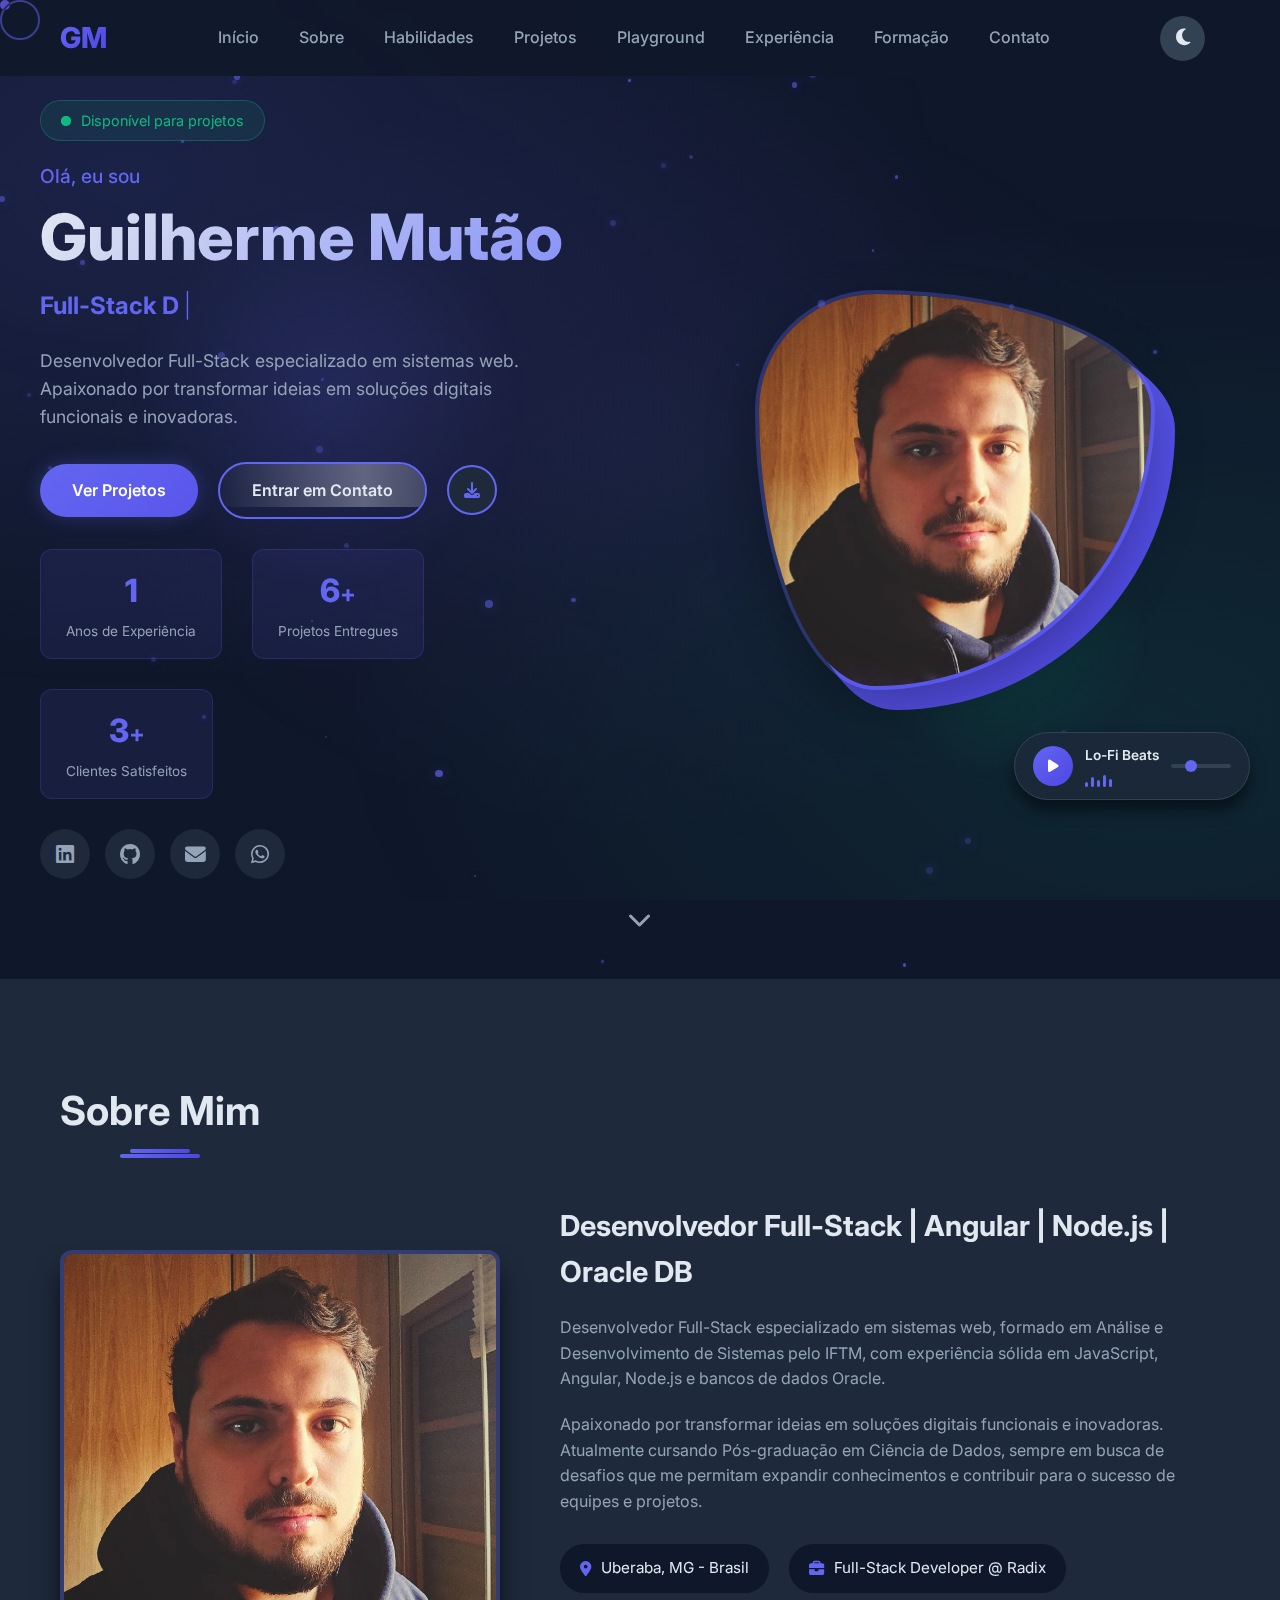
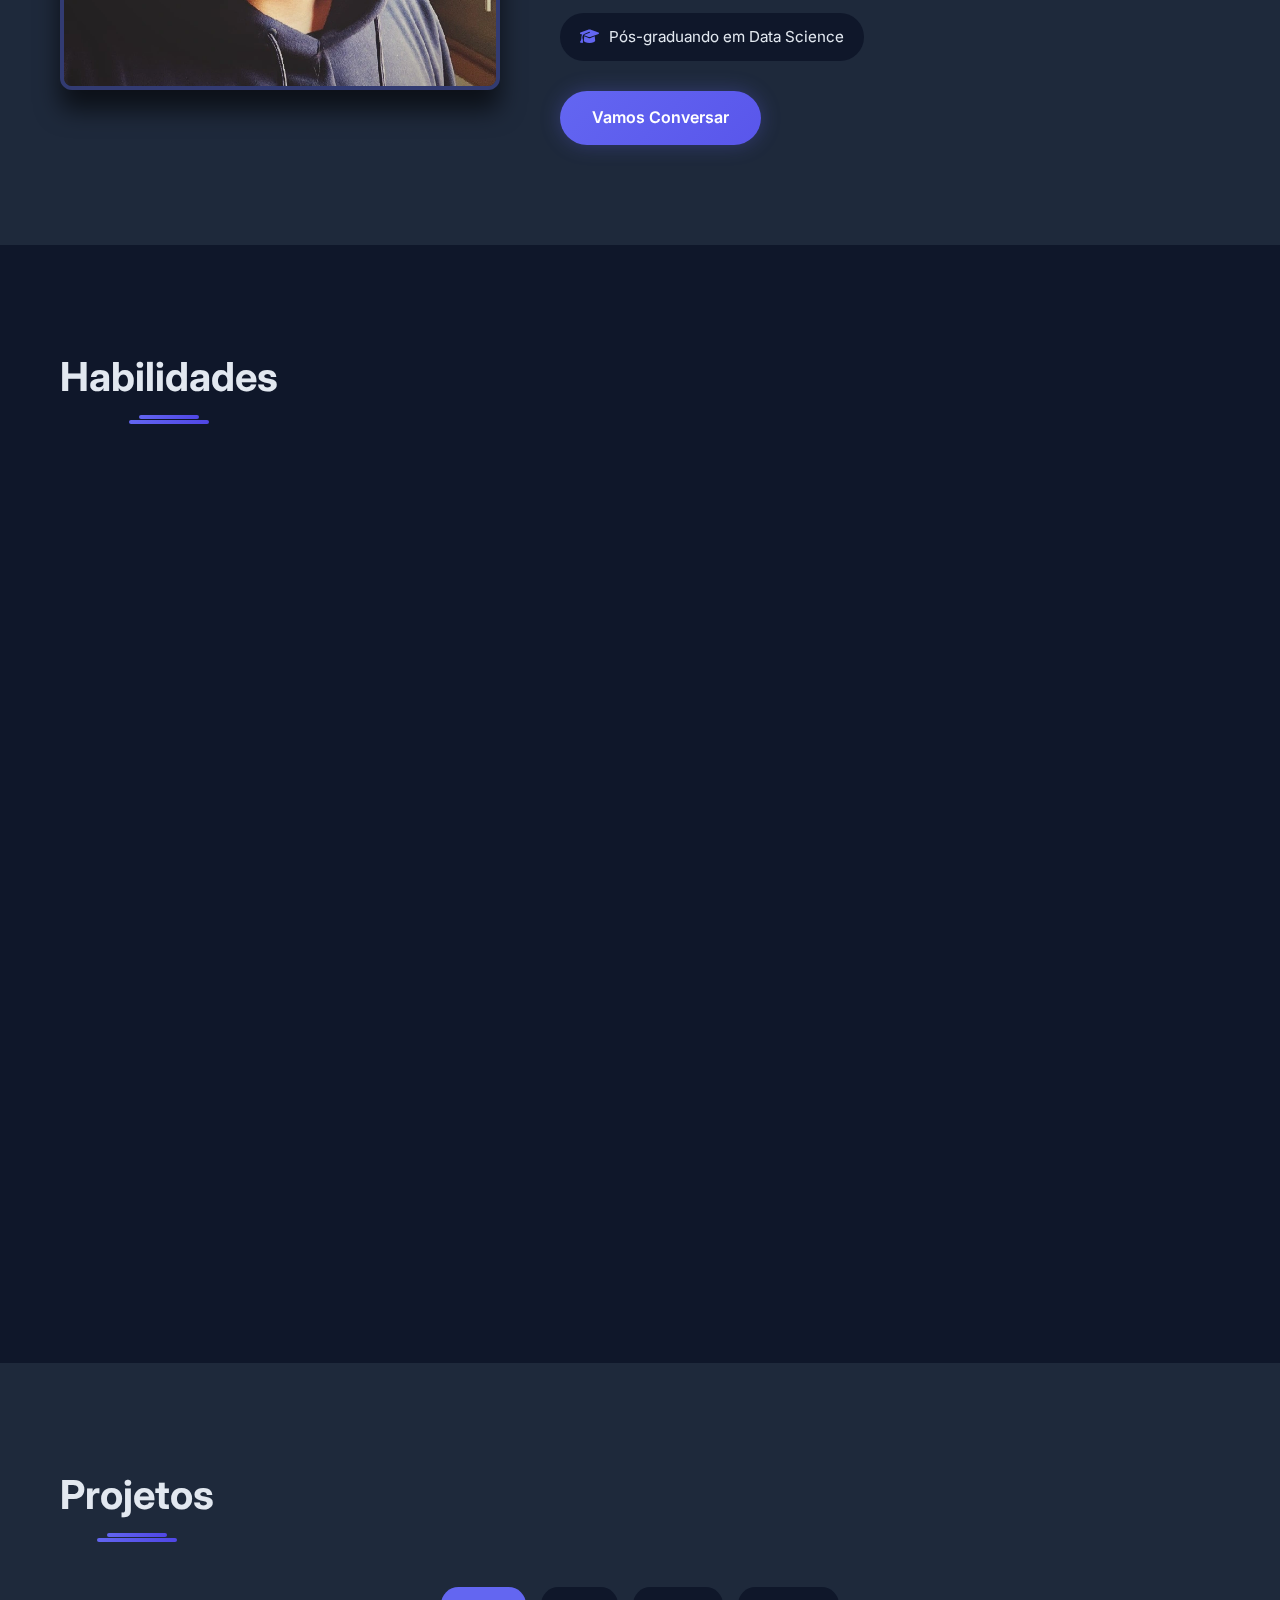
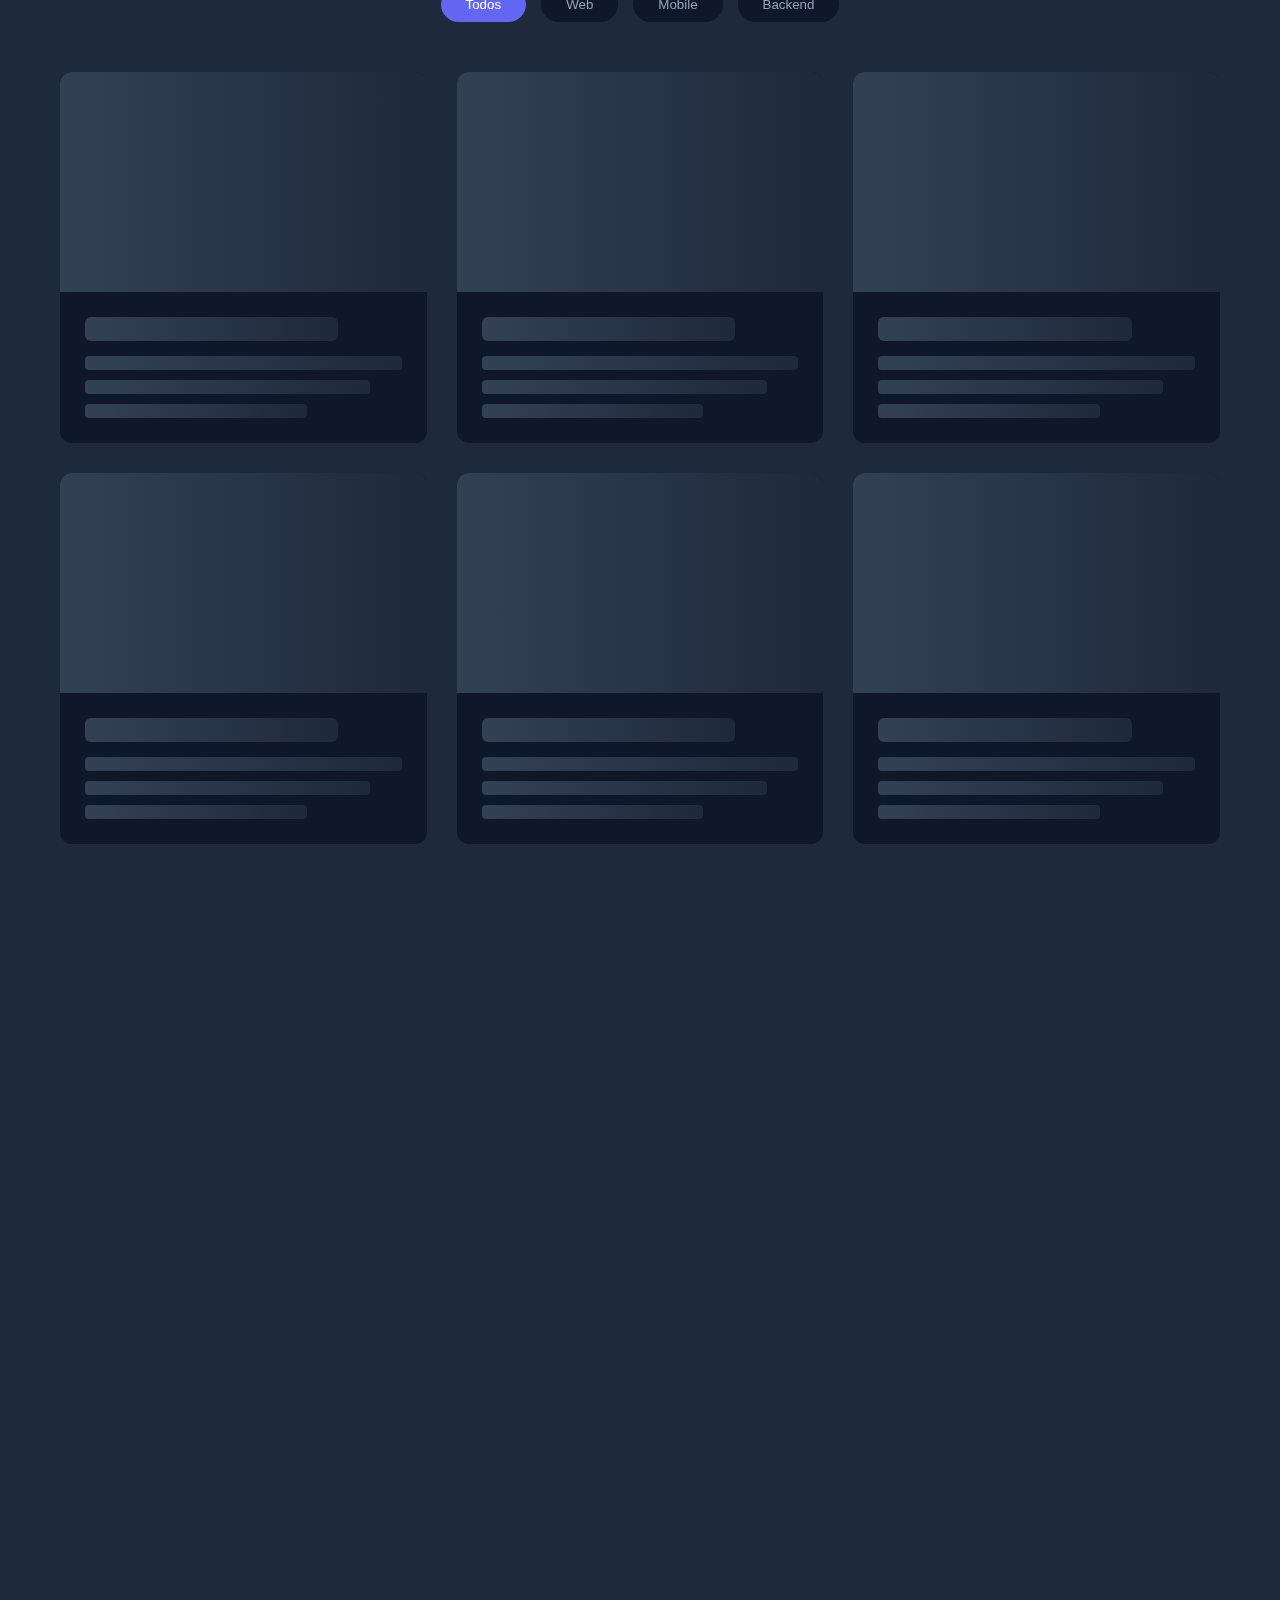
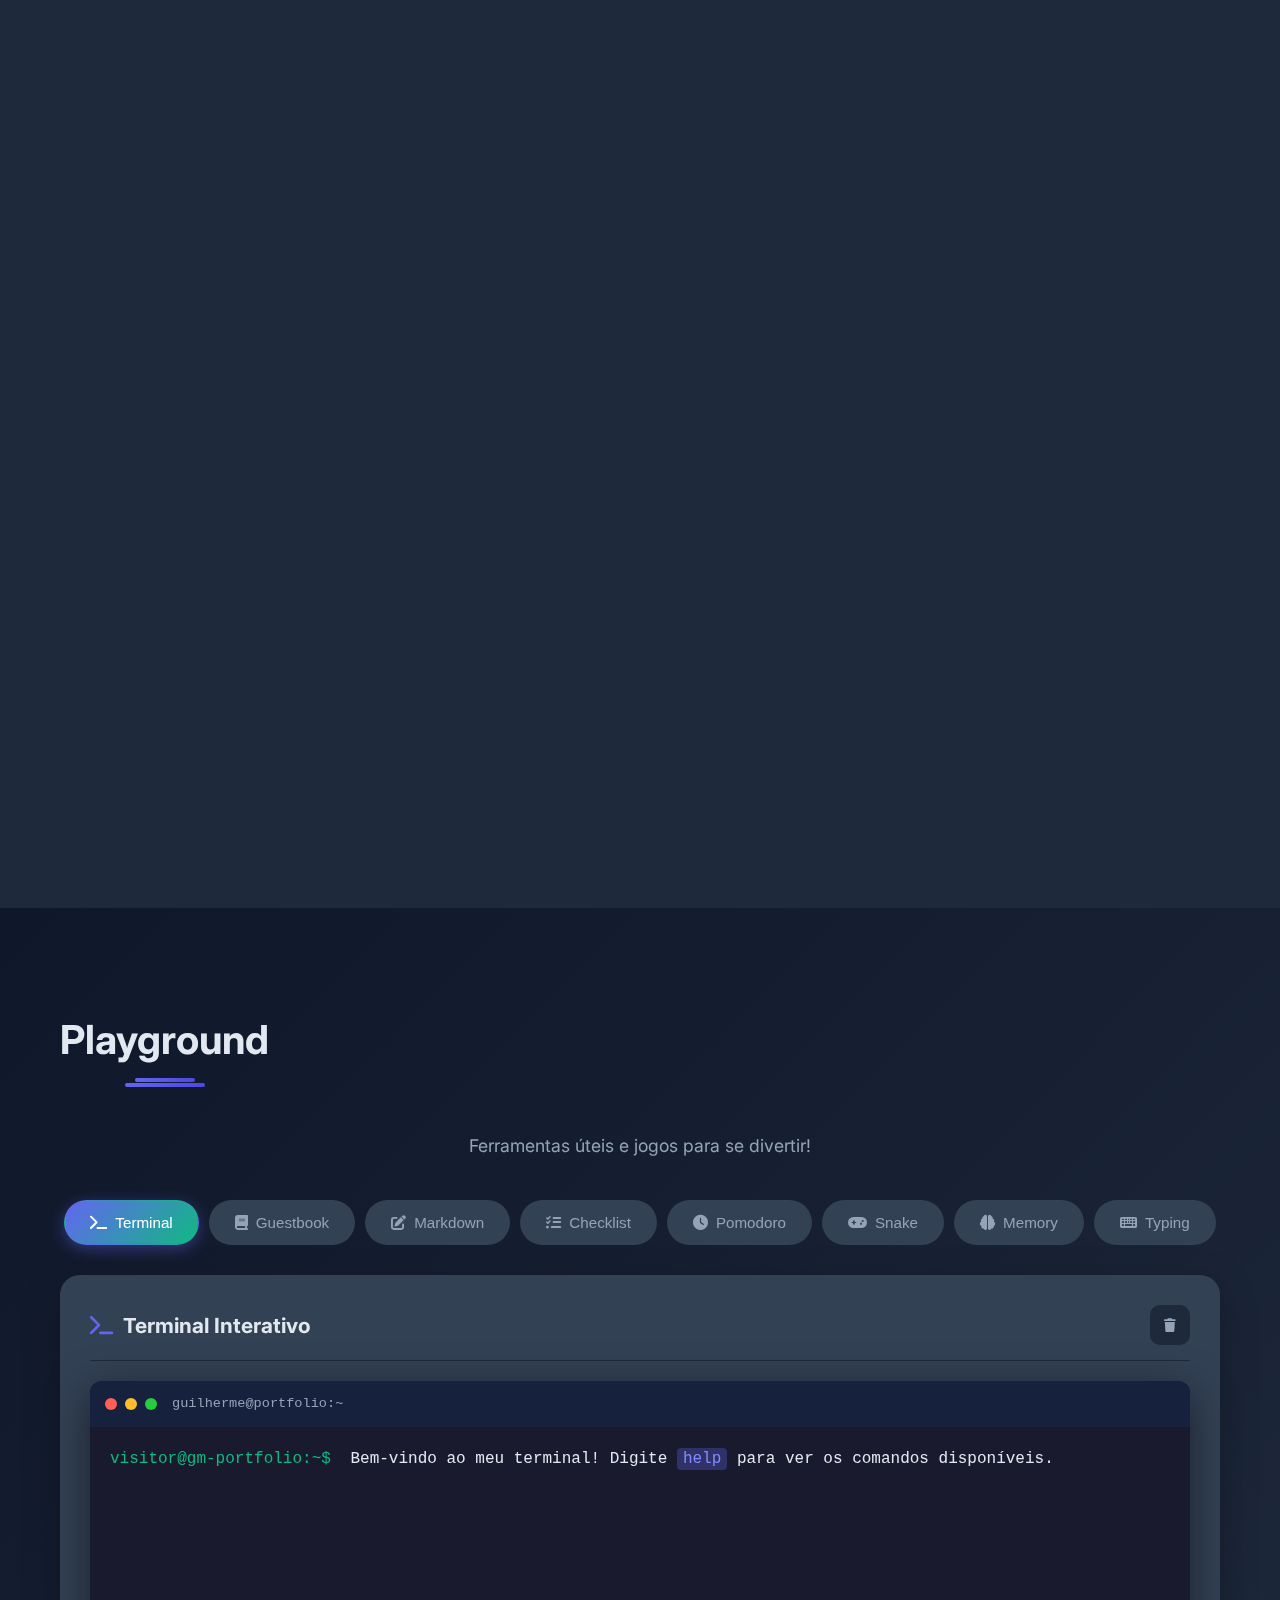
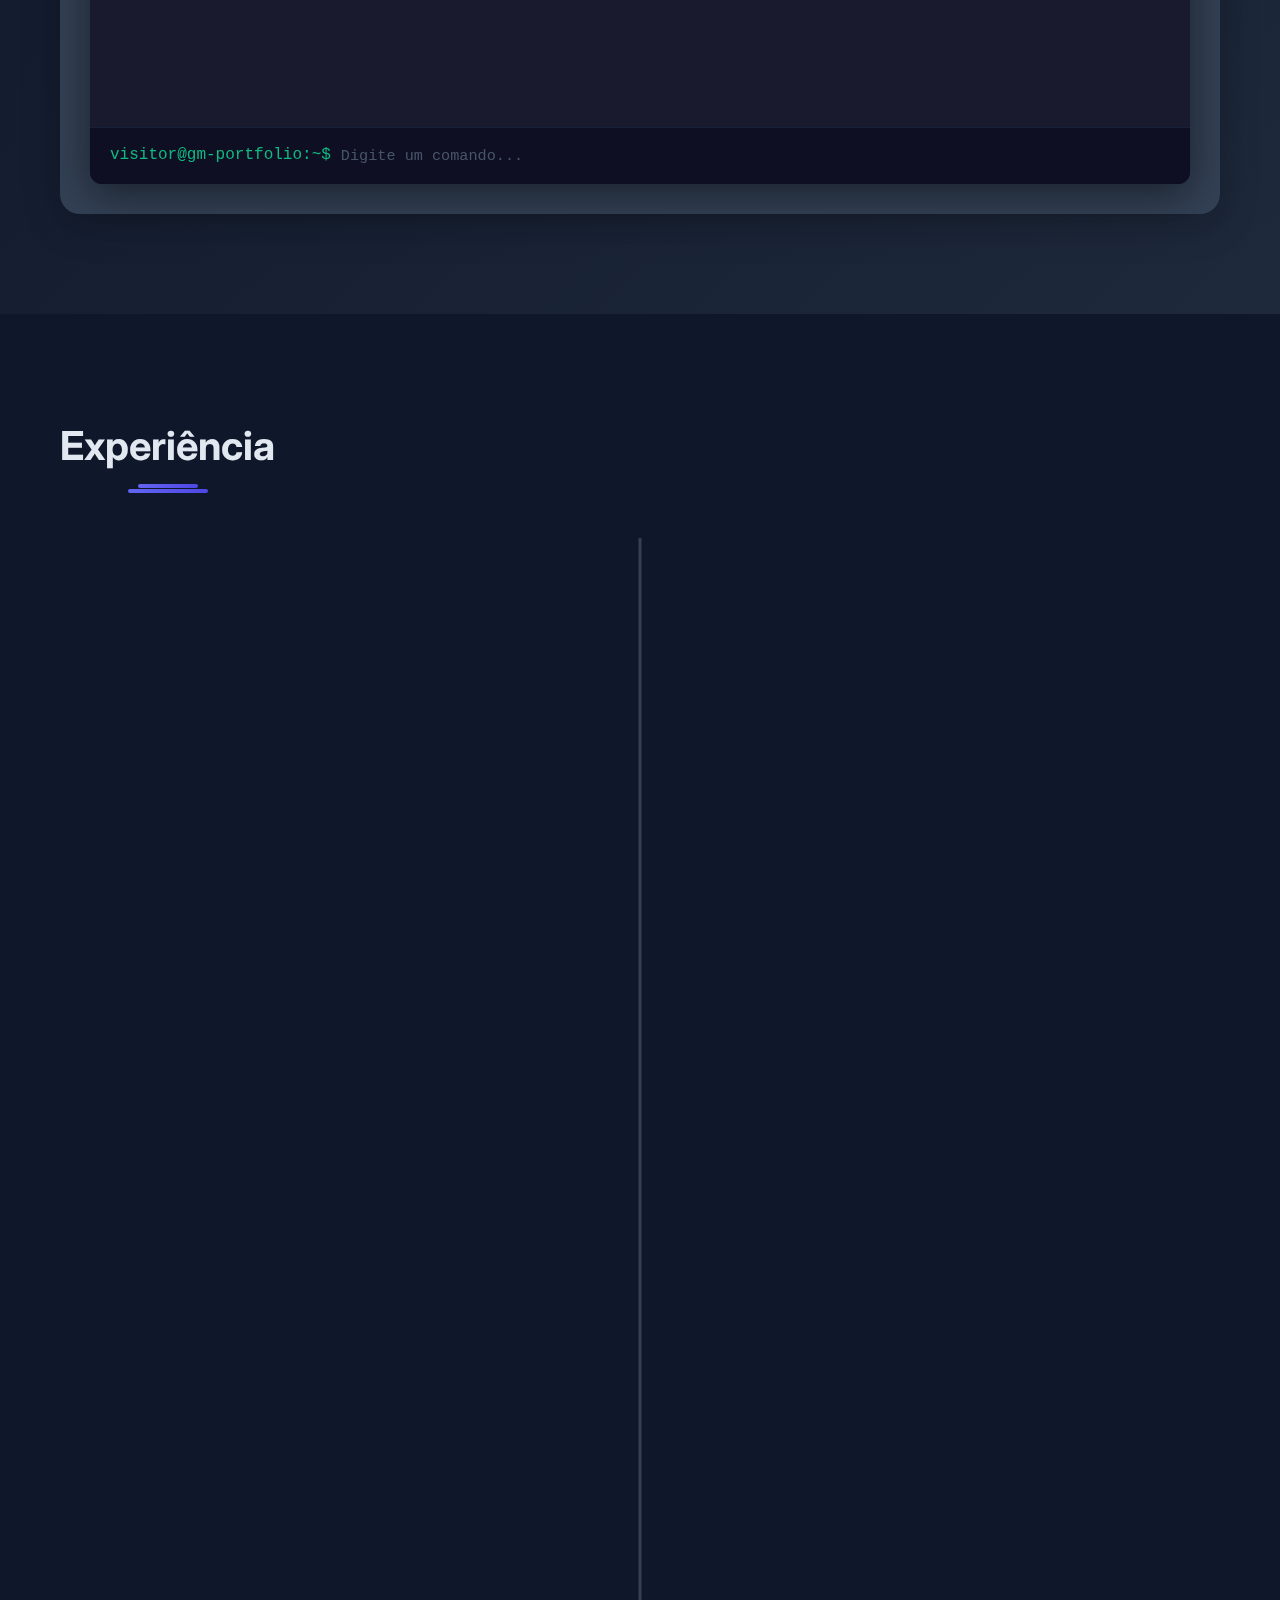
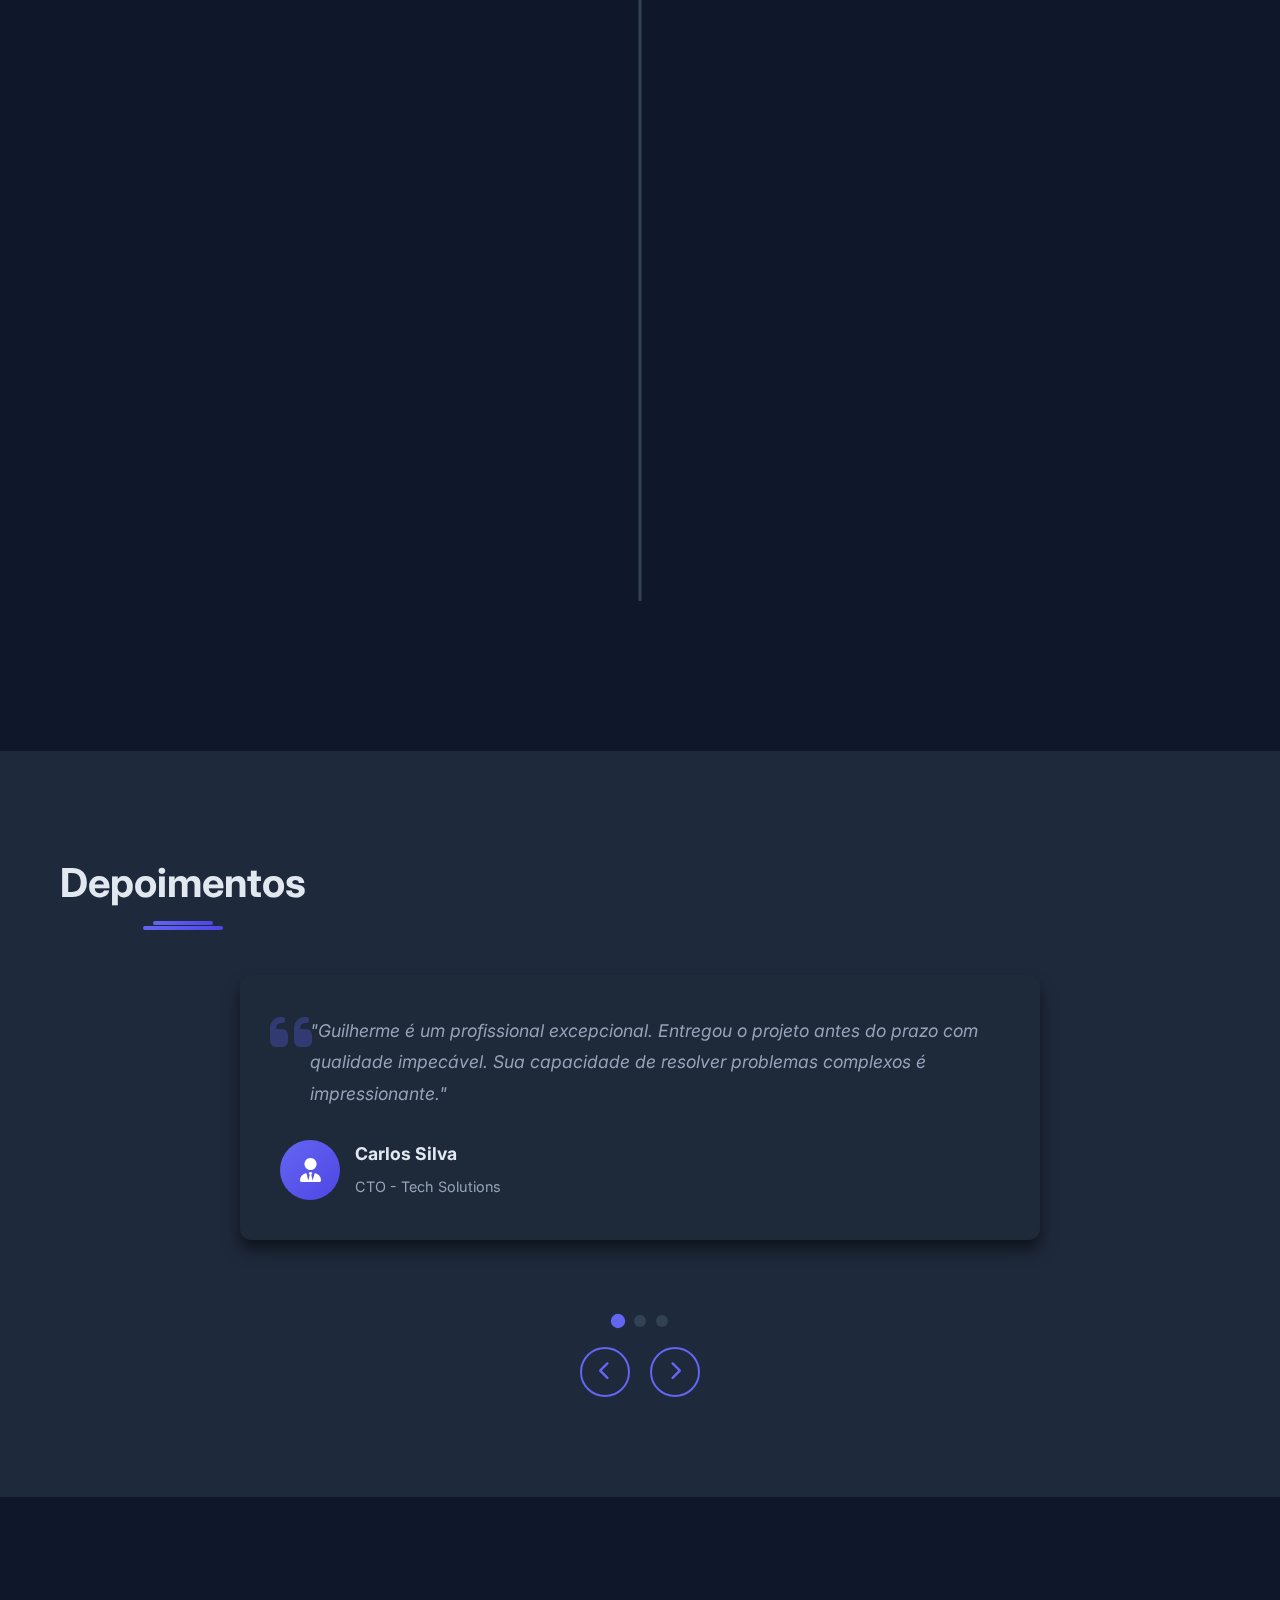
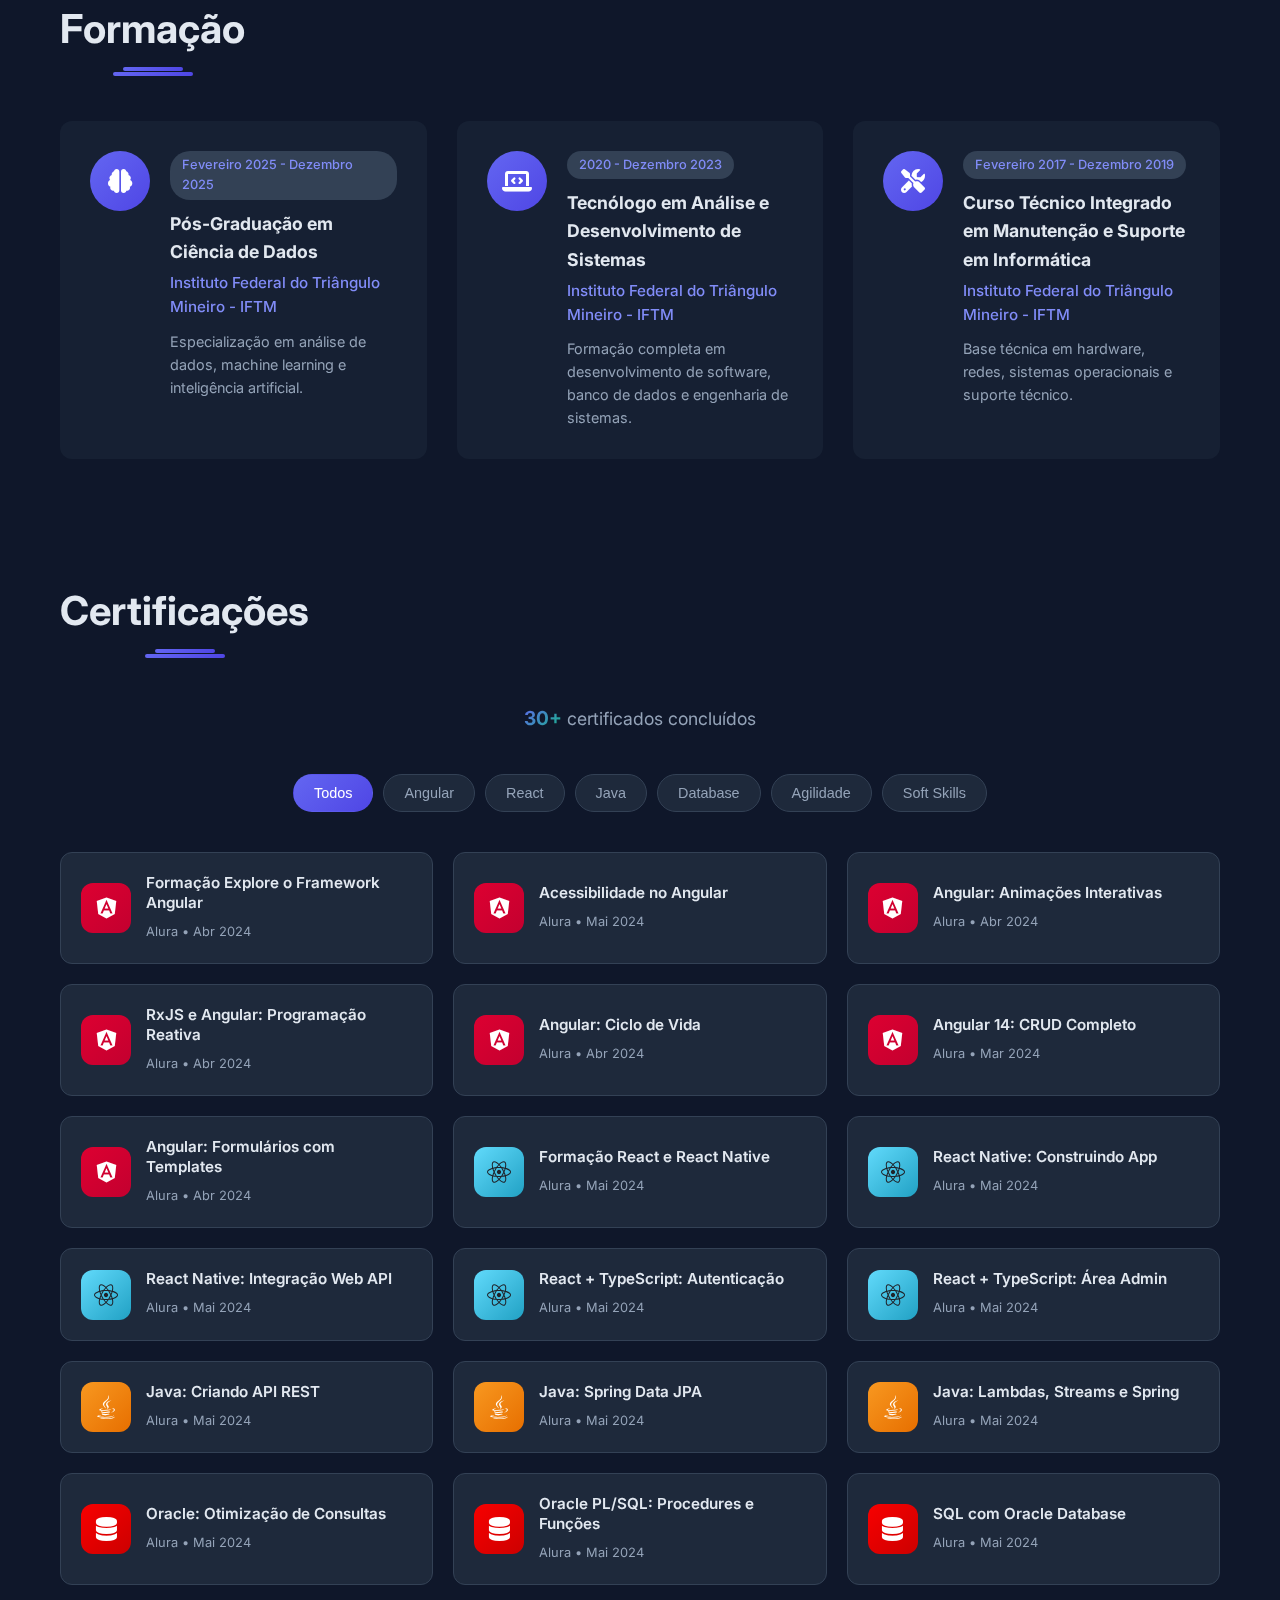
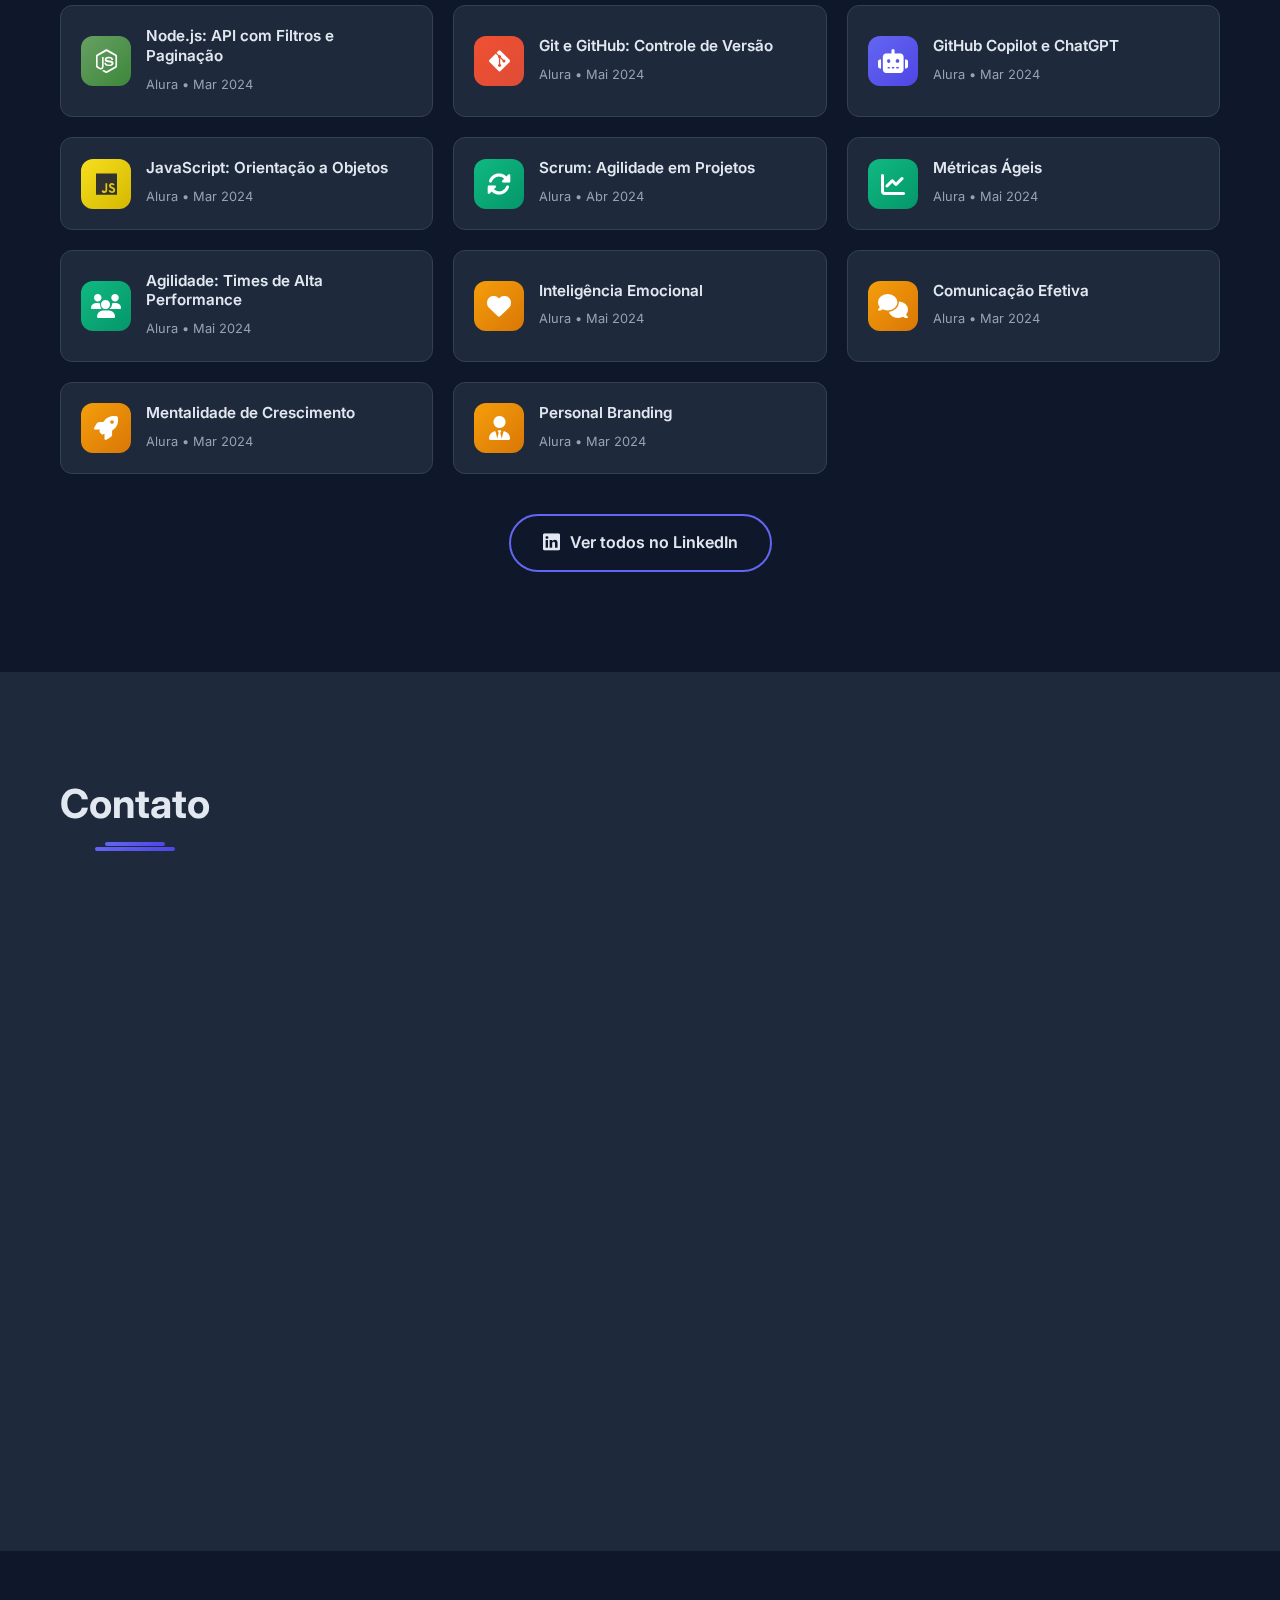
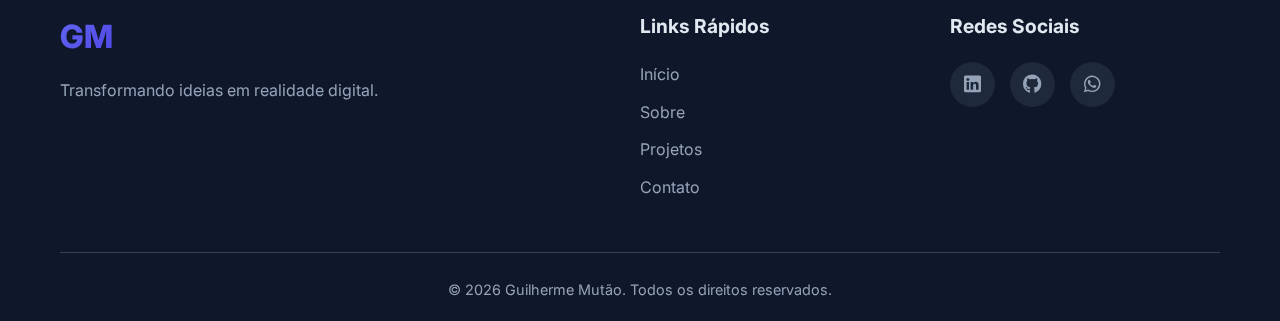
<file: index.html>
<!DOCTYPE html>
<html lang="pt-BR">
<head>
    <meta charset="UTF-8">
    <meta name="viewport" content="width=device-width, initial-scale=1.0">
    <title>Guilherme Mutão | Full-Stack Developer</title>
    
    <!-- SEO Meta Tags -->
    <meta name="description" content="Guilherme Mutão - Desenvolvedor Full-Stack especializado em Angular, Node.js e Oracle DB. Transformando ideias em soluções digitais inovadoras.">
    <meta name="keywords" content="desenvolvedor, full-stack, angular, node.js, javascript, typescript, oracle, web developer, programador">
    <meta name="author" content="Guilherme Mutão">
    <meta name="robots" content="index, follow">
    <meta name="googlebot" content="index, follow">
    <link rel="canonical" href="https://guilhermemutao.dev">
    
    <!-- Open Graph / Facebook -->
    <meta property="og:type" content="website">
    <meta property="og:url" content="https://guilhermemutao.dev">
    <meta property="og:title" content="Guilherme Mutão | Full-Stack Developer">
    <meta property="og:description" content="Desenvolvedor Full-Stack especializado em Angular, Node.js e Oracle DB.">
    <meta property="og:image" content="https://guilhermemutao.dev/og-image.jpg">
    <meta property="og:locale" content="pt_BR">
    
    <!-- Twitter -->
    <meta name="twitter:card" content="summary_large_image">
    <meta name="twitter:url" content="https://guilhermemutao.dev">
    <meta name="twitter:title" content="Guilherme Mutão | Full-Stack Developer">
    <meta name="twitter:description" content="Desenvolvedor Full-Stack especializado em Angular, Node.js e Oracle DB.">
    
    <!-- Favicon - Múltiplos formatos -->
    <link rel="icon" type="image/svg+xml" href="assets/favicon.svg">
    <link rel="apple-touch-icon" href="assets/favicon.svg">
    <link rel="manifest" href="manifest.json">
    
    <!-- Theme Color - Muda com o tema -->
    <meta name="theme-color" content="#6366f1" id="theme-color-meta">
    <meta name="msapplication-TileColor" content="#6366f1">
    <meta name="apple-mobile-web-app-capable" content="yes">
    <meta name="apple-mobile-web-app-status-bar-style" content="black-translucent">
    
    <!-- Preconnect para fontes -->
    <link rel="preconnect" href="https://fonts.googleapis.com">
    <link rel="preconnect" href="https://fonts.gstatic.com" crossorigin>
    
    <link rel="stylesheet" href="styles.css">
    <link href="https://fonts.googleapis.com/css2?family=Inter:wght@300;400;500;600;700;800&display=swap" rel="stylesheet">
    <link rel="stylesheet" href="https://cdnjs.cloudflare.com/ajax/libs/font-awesome/6.4.0/css/all.min.css">
</head>
<body>
    <!-- Scroll Progress Bar -->
    <div class="scroll-progress" id="scroll-progress" aria-hidden="true"></div>
    
    <!-- Skip to Content Link -->
    <a href="#main-content" class="skip-link">Pular para o conteúdo principal</a>
    
    <!-- Music Player Floating -->
    <div class="music-player" id="music-player" aria-label="Player de música">
        <button class="music-toggle" id="music-toggle" aria-label="Tocar/Pausar música">
            <i class="fas fa-play" id="music-icon"></i>
        </button>
        <div class="music-info">
            <span class="music-title">Lo-Fi Beats</span>
            <div class="music-visualizer">
                <span></span><span></span><span></span><span></span><span></span>
            </div>
        </div>
        <input type="range" class="music-volume" id="music-volume" min="0" max="100" value="30" aria-label="Volume">
    </div>
    
    <!-- Preloader -->
    <div class="preloader" id="preloader" aria-hidden="true" role="progressbar" aria-label="Carregando página">
        <div class="preloader-content">
            <div class="preloader-logo">GM</div>
            <div class="preloader-bar">
                <div class="preloader-progress"></div>
            </div>
            <p class="preloader-text">Carregando...</p>
        </div>
    </div>

    <!-- Cursor Customizado -->
    <div class="cursor" id="cursor" aria-hidden="true"></div>
    <div class="cursor-follower" id="cursor-follower" aria-hidden="true"></div>
    <!-- Navegação -->
    <nav class="navbar" id="navbar" role="navigation" aria-label="Navegação principal">
        <div class="nav-container">
            <a href="#home" class="nav-logo" aria-label="Guilherme Mutão - Ir para início">
                <span class="logo-text">GM</span>
            </a>
            <ul class="nav-menu" id="nav-menu" role="menubar">
                <li class="nav-item" role="none"><a href="#home" class="nav-link" role="menuitem">Início</a></li>
                <li class="nav-item" role="none"><a href="#about" class="nav-link" role="menuitem">Sobre</a></li>
                <li class="nav-item" role="none"><a href="#skills" class="nav-link" role="menuitem">Habilidades</a></li>
                <li class="nav-item" role="none"><a href="#projects" class="nav-link" role="menuitem">Projetos</a></li>
                <li class="nav-item" role="none"><a href="#playground" class="nav-link" role="menuitem">Playground</a></li>
                <li class="nav-item" role="none"><a href="#experience" class="nav-link" role="menuitem">Experiência</a></li>
                <li class="nav-item" role="none"><a href="#education" class="nav-link" role="menuitem">Formação</a></li>
                <li class="nav-item" role="none"><a href="#contact" class="nav-link" role="menuitem">Contato</a></li>
            </ul>
            <button class="theme-toggle" id="theme-toggle" aria-label="Alternar entre tema claro e escuro" aria-pressed="false">
                <i class="fas fa-moon" id="theme-icon" aria-hidden="true"></i>
            </button>
            <button class="hamburger" id="hamburger" aria-label="Abrir menu de navegação" aria-expanded="false" aria-controls="nav-menu">
                <span class="bar" aria-hidden="true"></span>
                <span class="bar" aria-hidden="true"></span>
                <span class="bar" aria-hidden="true"></span>
            </button>
        </div>
    </nav>

    <!-- Hero Section -->
    <section id="home" class="hero" role="banner">
        <div class="hero-particles" id="particles" aria-hidden="true"></div>
        <div class="hero-content">
            <div class="hero-text">
                <div class="availability-badge" role="status" aria-live="polite">
                    <span class="pulse" aria-hidden="true"></span>
                    <span>Disponível para projetos</span>
                </div>
                <p class="hero-greeting">Olá, eu sou</p>
                <h1 class="hero-title">Guilherme Mutão</h1>
                <h2 class="hero-subtitle">
                    <span class="typing-text" id="typing" aria-label="Full-Stack Developer"></span>
                    <span class="typing-cursor" aria-hidden="true">|</span>
                </h2>
                <p class="hero-description">
                    Desenvolvedor Full-Stack especializado em sistemas web. 
                    Apaixonado por transformar ideias em soluções digitais funcionais e inovadoras.
                </p>
                <div class="hero-buttons" role="group" aria-label="Ações principais">
                    <a href="#projects" class="btn btn-primary">Ver Projetos</a>
                    <a href="#contact" class="btn btn-secondary">Entrar em Contato</a>
                    <a href="#" class="btn btn-icon" id="download-cv" aria-label="Baixar currículo em PDF">
                        <i class="fas fa-download" aria-hidden="true"></i>
                    </a>
                </div>
                <div class="hero-stats" role="group" aria-label="Estatísticas profissionais">
                    <div class="stat-box">
                        <span class="stat-number" data-count="4" aria-label="4 anos">0</span>
                        <span class="stat-text">Anos de Experiência</span>
                    </div>
                    <div class="stat-box">
                        <span class="stat-number" data-count="20" aria-label="Mais de 20 projetos">0</span><span class="stat-plus" aria-hidden="true">+</span>
                        <span class="stat-text">Projetos Entregues</span>
                    </div>
                    <div class="stat-box">
                        <span class="stat-number" data-count="10" aria-label="Mais de 10 clientes">0</span><span class="stat-plus" aria-hidden="true">+</span>
                        <span class="stat-text">Clientes Satisfeitos</span>
                    </div>
                </div>
                <div class="hero-social" role="group" aria-label="Redes sociais">
                    <a href="https://www.linkedin.com/in/guilhermemutao/" target="_blank" class="social-link" aria-label="LinkedIn - Abre em nova aba" rel="noopener noreferrer">
                        <i class="fab fa-linkedin" aria-hidden="true"></i>
                    </a>
                    <a href="https://github.com/GuilhermeMutao" target="_blank" class="social-link" aria-label="GitHub - Abre em nova aba" rel="noopener noreferrer">
                        <i class="fab fa-github" aria-hidden="true"></i>
                    </a>
                    <a href="mailto:guilhermemutao@gmail.com" class="social-link" aria-label="Enviar email">
                        <i class="fas fa-envelope" aria-hidden="true"></i>
                    </a>
                    <a href="https://wa.me/5534997680592" target="_blank" class="social-link" aria-label="WhatsApp - Abre em nova aba" rel="noopener noreferrer">
                        <i class="fab fa-whatsapp" aria-hidden="true"></i>
                    </a>
                </div>
            </div>
            <div class="hero-image">
                <div class="image-container">
                    <div class="image-bg" aria-hidden="true"></div>
                    <img src="assets/profile.png" alt="Foto de Guilherme Mutão, desenvolvedor Full-Stack sorrindo" class="profile-image">
                </div>
            </div>
        </div>
        <a href="#about" class="scroll-down" aria-label="Rolar para a seção Sobre">
            <i class="fas fa-chevron-down" aria-hidden="true"></i>
        </a>
    </section>

    <!-- Sobre -->
    <section id="about" class="about section" aria-labelledby="about-title">
        <div class="container">
            <h2 class="section-title" id="about-title">Sobre Mim</h2>
            <div class="about-content">
                <div class="about-image">
                    <div class="about-img-container">
                        <img src="assets/profile.png" alt="Guilherme Mutão em ambiente de trabalho" class="about-profile-image">
                    </div>
                </div>
                <div class="about-text">
                    <h3>Desenvolvedor Full-Stack | Angular | Node.js | Oracle DB</h3>
                    <p>
                        Desenvolvedor Full-Stack especializado em sistemas web, formado em Análise e 
                        Desenvolvimento de Sistemas pelo IFTM, com experiência sólida em JavaScript, 
                        Angular, Node.js e bancos de dados Oracle.
                    </p>
                    <p>
                        Apaixonado por transformar ideias em soluções digitais funcionais e inovadoras. 
                        Atualmente cursando Pós-graduação em Ciência de Dados, sempre em busca de 
                        desafios que me permitam expandir conhecimentos e contribuir para o sucesso 
                        de equipes e projetos.
                    </p>
                    <div class="about-info">
                        <div class="info-item">
                            <i class="fas fa-map-marker-alt"></i>
                            <span>Uberaba, MG - Brasil</span>
                        </div>
                        <div class="info-item">
                            <i class="fas fa-briefcase"></i>
                            <span>Full-Stack Developer @ Radix</span>
                        </div>
                        <div class="info-item">
                            <i class="fas fa-graduation-cap"></i>
                            <span>Pós-graduando em Data Science</span>
                        </div>
                    </div>
                    <a href="#contact" class="btn btn-primary">Vamos Conversar</a>
                </div>
            </div>
        </div>
    </section>

    <!-- Habilidades -->
    <main id="main-content">
    <section id="skills" class="skills section" aria-labelledby="skills-title">
        <div class="container">
            <h2 class="section-title" id="skills-title">Habilidades</h2>
            <div class="skills-grid" role="list">
                <div class="skill-category">
                    <h3><i class="fas fa-code"></i> Front-end</h3>
                    <div class="skill-items">
                        <div class="skill-item">
                            <div class="skill-icon"><i class="fab fa-angular"></i></div>
                            <span>Angular</span>
                        </div>
                        <div class="skill-item">
                            <div class="skill-icon"><i class="fab fa-js"></i></div>
                            <span>TypeScript</span>
                        </div>
                        <div class="skill-item">
                            <div class="skill-icon"><i class="fas fa-code"></i></div>
                            <span>RxJS</span>
                        </div>
                        <div class="skill-item">
                            <div class="skill-icon"><i class="fab fa-html5"></i></div>
                            <span>HTML5</span>
                        </div>
                        <div class="skill-item">
                            <div class="skill-icon"><i class="fab fa-css3-alt"></i></div>
                            <span>CSS3/SCSS</span>
                        </div>
                        <div class="skill-item">
                            <div class="skill-icon"><i class="fab fa-react"></i></div>
                            <span>React</span>
                        </div>
                    </div>
                </div>
                <div class="skill-category">
                    <h3><i class="fas fa-server"></i> Back-end</h3>
                    <div class="skill-items">
                        <div class="skill-item">
                            <div class="skill-icon"><i class="fab fa-java"></i></div>
                            <span>Java</span>
                        </div>
                        <div class="skill-item">
                            <div class="skill-icon"><i class="fas fa-leaf"></i></div>
                            <span>Spring</span>
                        </div>
                        <div class="skill-item">
                            <div class="skill-icon"><i class="fab fa-node-js"></i></div>
                            <span>Node.js</span>
                        </div>
                        <div class="skill-item">
                            <div class="skill-icon"><i class="fab fa-js"></i></div>
                            <span>JavaScript</span>
                        </div>
                        <div class="skill-item">
                            <div class="skill-icon"><i class="fas fa-cat"></i></div>
                            <span>NestJS</span>
                        </div>
                        <div class="skill-item">
                            <div class="skill-icon"><i class="fab fa-python"></i></div>
                            <span>Python</span>
                        </div>
                    </div>
                </div>
                <div class="skill-category">
                    <h3><i class="fas fa-database"></i> Banco de Dados</h3>
                    <div class="skill-items">
                        <div class="skill-item">
                            <div class="skill-icon"><i class="fas fa-database"></i></div>
                            <span>Oracle DB</span>
                        </div>
                        <div class="skill-item">
                            <div class="skill-icon"><i class="fas fa-database"></i></div>
                            <span>PostgreSQL</span>
                        </div>
                        <div class="skill-item">
                            <div class="skill-icon"><i class="fas fa-database"></i></div>
                            <span>MySQL</span>
                        </div>
                        <div class="skill-item">
                            <div class="skill-icon"><i class="fas fa-leaf"></i></div>
                            <span>MongoDB</span>
                        </div>
                        <div class="skill-item">
                            <div class="skill-icon"><i class="fas fa-code"></i></div>
                            <span>SQL/PL-SQL</span>
                        </div>
                    </div>
                </div>
                <div class="skill-category">
                    <h3><i class="fas fa-tools"></i> Ferramentas & Metodologias</h3>
                    <div class="skill-items">
                        <div class="skill-item">
                            <div class="skill-icon"><i class="fab fa-git-alt"></i></div>
                            <span>Git/GitHub</span>
                        </div>
                        <div class="skill-item">
                            <div class="skill-icon"><i class="fas fa-tasks"></i></div>
                            <span>Scrum/Agile</span>
                        </div>
                        <div class="skill-item">
                            <div class="skill-icon"><i class="fab fa-docker"></i></div>
                            <span>Docker</span>
                        </div>
                        <div class="skill-item">
                            <div class="skill-icon"><i class="fas fa-chart-line"></i></div>
                            <span>Data Science</span>
                        </div>
                        <div class="skill-item">
                            <div class="skill-icon"><i class="fas fa-code-branch"></i></div>
                            <span>CI/CD</span>
                        </div>
                        <div class="skill-item">
                            <div class="skill-icon"><i class="fab fa-linux"></i></div>
                            <span>Linux</span>
                        </div>
                    </div>
                </div>
            </div>
        </div>
    </section>

    <!-- Projetos -->
    <section id="projects" class="projects section">
        <div class="container">
            <h2 class="section-title">Projetos</h2>
            <div class="projects-filter">
                <button class="filter-btn active" data-filter="all">Todos</button>
                <button class="filter-btn" data-filter="web">Web</button>
                <button class="filter-btn" data-filter="mobile">Mobile</button>
                <button class="filter-btn" data-filter="backend">Backend</button>
            </div>
            
            <!-- Skeleton Loading -->
            <div class="skeleton-grid" id="skeleton-grid">
                <div class="skeleton-card">
                    <div class="skeleton skeleton-image"></div>
                    <div class="skeleton-content">
                        <div class="skeleton skeleton-title"></div>
                        <div class="skeleton skeleton-text"></div>
                        <div class="skeleton skeleton-text medium"></div>
                        <div class="skeleton skeleton-text short"></div>
                    </div>
                </div>
                <div class="skeleton-card">
                    <div class="skeleton skeleton-image"></div>
                    <div class="skeleton-content">
                        <div class="skeleton skeleton-title"></div>
                        <div class="skeleton skeleton-text"></div>
                        <div class="skeleton skeleton-text medium"></div>
                        <div class="skeleton skeleton-text short"></div>
                    </div>
                </div>
                <div class="skeleton-card">
                    <div class="skeleton skeleton-image"></div>
                    <div class="skeleton-content">
                        <div class="skeleton skeleton-title"></div>
                        <div class="skeleton skeleton-text"></div>
                        <div class="skeleton skeleton-text medium"></div>
                        <div class="skeleton skeleton-text short"></div>
                    </div>
                </div>
                <div class="skeleton-card">
                    <div class="skeleton skeleton-image"></div>
                    <div class="skeleton-content">
                        <div class="skeleton skeleton-title"></div>
                        <div class="skeleton skeleton-text"></div>
                        <div class="skeleton skeleton-text medium"></div>
                        <div class="skeleton skeleton-text short"></div>
                    </div>
                </div>
                <div class="skeleton-card">
                    <div class="skeleton skeleton-image"></div>
                    <div class="skeleton-content">
                        <div class="skeleton skeleton-title"></div>
                        <div class="skeleton skeleton-text"></div>
                        <div class="skeleton skeleton-text medium"></div>
                        <div class="skeleton skeleton-text short"></div>
                    </div>
                </div>
                <div class="skeleton-card">
                    <div class="skeleton skeleton-image"></div>
                    <div class="skeleton-content">
                        <div class="skeleton skeleton-title"></div>
                        <div class="skeleton skeleton-text"></div>
                        <div class="skeleton skeleton-text medium"></div>
                        <div class="skeleton skeleton-text short"></div>
                    </div>
                </div>
            </div>
            
            <div class="projects-grid" id="projects-grid">
                <!-- Projeto 1 -->
                <div class="project-card" data-category="web">
                    <div class="project-image">
                        <div class="project-img-placeholder">
                            <i class="fas fa-running"></i>
                        </div>
                        <div class="project-overlay">
                            <div class="project-links">
                                <a href="projects/sga-atletas/index.html" class="project-link">
                                    <i class="fas fa-play"></i>
                                    <span>Ver Demo</span>
                                </a>
                            </div>
                        </div>
                    </div>
                    <div class="project-content">
                        <h3>SGA - Sistema de Gestão de Atletas</h3>
                        <p>Plataforma completa para clubes esportivos gerenciarem atletas, treinos, avaliações físicas e desempenho em competições. Inclui dashboard com gráficos de evolução, controle de presença e relatórios exportáveis em PDF.</p>
                    </div>
                </div>

                <!-- Projeto 2 -->
                <div class="project-card" data-category="web">
                    <div class="project-image">
                        <div class="project-img-placeholder">
                            <i class="fas fa-truck-loading"></i>
                        </div>
                        <div class="project-overlay">
                            <div class="project-links">
                                <a href="projects/logistica-hub/index.html" class="project-link">
                                    <i class="fas fa-play"></i>
                                    <span>Ver Demo</span>
                                </a>
                            </div>
                        </div>
                    </div>
                    <div class="project-content">
                        <h3>LogísticaHub - Gestão de Frotas</h3>
                        <p>Sistema de gestão logística com rastreamento de veículos em tempo real via GPS, controle de entregas, roteirização inteligente e integração com ERPs. Notificações automáticas via WhatsApp para clientes.</p>
                    </div>
                </div>

                <!-- Projeto 3 -->
                <div class="project-card" data-category="web">
                    <div class="project-image">
                        <div class="project-img-placeholder">
                            <i class="fas fa-file-invoice-dollar"></i>
                        </div>
                        <div class="project-overlay">
                            <div class="project-links">
                                <a href="projects/iptu-digital/index.html" class="project-link">
                                    <i class="fas fa-play"></i>
                                    <span>Ver Demo</span>
                                </a>
                            </div>
                        </div>
                    </div>
                    <div class="project-content">
                        <h3>IPTU Digital - Portal do Contribuinte</h3>
                        <p>Portal municipal para consulta e pagamento de IPTU, emissão de guias, parcelamentos e certidões negativas. Integração com bancos para baixa automática e painel administrativo para fiscalização.</p>
                    </div>
                </div>

                <!-- Projeto 4 -->
                <div class="project-card" data-category="backend">
                    <div class="project-image">
                        <div class="project-img-placeholder">
                            <i class="fas fa-cogs"></i>
                        </div>
                        <div class="project-overlay">
                            <div class="project-links">
                                <a href="projects/integration-api/index.html" class="project-link">
                                    <i class="fas fa-play"></i>
                                    <span>Ver Demo</span>
                                </a>
                            </div>
                        </div>
                    </div>
                    <div class="project-content">
                        <h3>IntegrationAPI - Middleware Empresarial</h3>
                        <p>Middleware robusto para integração entre sistemas legados e modernos. Suporta transformação de dados XML/JSON, filas de processamento, retry automático e monitoramento com alertas via Slack/Teams.</p>
                    </div>
                </div>

                <!-- Projeto 5 -->
                <div class="project-card" data-category="web">
                    <div class="project-image">
                        <div class="project-img-placeholder">
                            <i class="fas fa-tasks"></i>
                        </div>
                        <div class="project-overlay">
                            <div class="project-links">
                                <a href="projects/scrum-analytics/index.html" class="project-link">
                                    <i class="fas fa-play"></i>
                                    <span>Ver Demo</span>
                                </a>
                            </div>
                        </div>
                    </div>
                    <div class="project-content">
                        <h3>ScrumAnalytics - Métricas de Time</h3>
                        <p>Dashboard completo para acompanhamento de sprints com velocity, burndown, cycle time e lead time. Integração com Jira e Azure DevOps. Previsões de entrega usando Machine Learning.</p>
                    </div>
                </div>

                <!-- Projeto 6 -->
                <div class="project-card" data-category="mobile">
                    <div class="project-image">
                        <div class="project-img-placeholder">
                            <i class="fas fa-qrcode"></i>
                        </div>
                        <div class="project-overlay">
                            <div class="project-links">
                                <a href="projects/event-check/index.html" class="project-link">
                                    <i class="fas fa-play"></i>
                                    <span>Ver Demo</span>
                                </a>
                            </div>
                        </div>
                    </div>
                    <div class="project-content">
                        <h3>EventCheck - Check-in por QR Code</h3>
                        <p>Aplicativo para gestão de eventos com credenciamento via QR Code, controle de acesso em tempo real, emissão de certificados automáticos e painel com estatísticas de participação.</p>
                    </div>
                </div>

                <!-- Projeto 7 -->
                <div class="project-card" data-category="backend">
                    <div class="project-image">
                        <div class="project-img-placeholder">
                            <i class="fas fa-robot"></i>
                        </div>
                        <div class="project-overlay">
                            <div class="project-links">
                                <a href="projects/smart-bot/index.html" class="project-link">
                                    <i class="fas fa-play"></i>
                                    <span>Ver Demo</span>
                                </a>
                            </div>
                        </div>
                    </div>
                    <div class="project-content">
                        <h3>SmartBot - Atendimento Automatizado</h3>
                        <p>Chatbot inteligente para atendimento ao cliente via WhatsApp e Telegram. Integração com ChatGPT para respostas contextuais, escalação para atendentes humanos e histórico de conversas.</p>
                    </div>
                </div>

                <!-- Projeto 8 -->
                <div class="project-card" data-category="web">
                    <div class="project-image">
                        <div class="project-img-placeholder">
                            <i class="fas fa-warehouse"></i>
                        </div>
                        <div class="project-overlay">
                            <div class="project-links">
                                <a href="projects/estoque-smart/index.html" class="project-link">
                                    <i class="fas fa-play"></i>
                                    <span>Ver Demo</span>
                                </a>
                            </div>
                        </div>
                    </div>
                    <div class="project-content">
                        <h3>EstoqueSmart - Gestão de Inventário</h3>
                        <p>Sistema de controle de estoque com leitor de código de barras, alertas de estoque mínimo, controle de validade, múltiplos almoxarifados e integração com nota fiscal eletrônica.</p>
                    </div>
                </div>

                <!-- Projeto 9 -->
                <div class="project-card" data-category="mobile">
                    <div class="project-image">
                        <div class="project-img-placeholder">
                            <i class="fas fa-clipboard-check"></i>
                        </div>
                        <div class="project-overlay">
                            <div class="project-links">
                                <a href="projects/vistoria-app/index.html" class="project-link">
                                    <i class="fas fa-play"></i>
                                    <span>Ver Demo</span>
                                </a>
                            </div>
                        </div>
                    </div>
                    <div class="project-content">
                        <h3>VistoriaApp - Inspeção de Veículos</h3>
                        <p>Aplicativo mobile para vistoria de veículos com checklist dinâmico, captura de fotos geolocalizadas, assinatura digital do cliente e geração automática de laudo em PDF.</p>
                    </div>
                </div>
            </div>
        </div>
    </section>

    <!-- Playground - Ferramentas e Jogos -->
    <section id="playground" class="playground section">
        <div class="container">
            <h2 class="section-title">Playground</h2>
            <p class="section-subtitle">Ferramentas úteis e jogos para se divertir!</p>
            
            <div class="playground-tabs">
                <button class="playground-tab active" data-tab="terminal">
                    <i class="fas fa-terminal"></i> Terminal
                </button>
                <button class="playground-tab" data-tab="guestbook">
                    <i class="fas fa-book"></i> Guestbook
                </button>
                <button class="playground-tab" data-tab="markdown">
                    <i class="fas fa-edit"></i> Markdown
                </button>
                <button class="playground-tab" data-tab="checklist">
                    <i class="fas fa-tasks"></i> Checklist
                </button>
                <button class="playground-tab" data-tab="pomodoro">
                    <i class="fas fa-clock"></i> Pomodoro
                </button>
                <button class="playground-tab" data-tab="snake">
                    <i class="fas fa-gamepad"></i> Snake
                </button>
                <button class="playground-tab" data-tab="memory">
                    <i class="fas fa-brain"></i> Memory
                </button>
                <button class="playground-tab" data-tab="typing">
                    <i class="fas fa-keyboard"></i> Typing
                </button>
            </div>

            <div class="playground-content">
                <!-- Terminal Interativo -->
                <div class="playground-panel active" id="panel-terminal">
                    <div class="tool-header">
                        <h3><i class="fas fa-terminal"></i> Terminal Interativo</h3>
                        <div class="tool-actions">
                            <button class="tool-btn" id="terminal-clear" title="Limpar terminal">
                                <i class="fas fa-trash"></i>
                            </button>
                        </div>
                    </div>
                    <div class="terminal-container">
                        <div class="terminal-header">
                            <div class="terminal-buttons">
                                <span class="terminal-btn red"></span>
                                <span class="terminal-btn yellow"></span>
                                <span class="terminal-btn green"></span>
                            </div>
                            <span class="terminal-title">guilherme@portfolio:~</span>
                        </div>
                        <div class="terminal-body" id="terminal-output">
                            <div class="terminal-line">
                                <span class="terminal-prompt">visitor@gm-portfolio:~$</span>
                                <span class="terminal-text">Bem-vindo ao meu terminal! Digite <span class="cmd-highlight">help</span> para ver os comandos disponíveis.</span>
                            </div>
                        </div>
                        <div class="terminal-input-line">
                            <span class="terminal-prompt">visitor@gm-portfolio:~$</span>
                            <input type="text" id="terminal-input" class="terminal-input" placeholder="Digite um comando..." autocomplete="off" spellcheck="false">
                        </div>
                    </div>
                </div>

                <!-- Guestbook -->
                <div class="playground-panel" id="panel-guestbook">
                    <div class="tool-header">
                        <h3><i class="fas fa-book"></i> Livro de Visitas</h3>
                        <div class="tool-actions">
                            <span class="guestbook-count" id="guestbook-count">0 mensagens</span>
                        </div>
                    </div>
                    <div class="guestbook-container">
                        <form class="guestbook-form" id="guestbook-form">
                            <div class="guestbook-form-row">
                                <input type="text" id="guest-name" placeholder="Seu nome" required maxlength="50">
                                <div class="emoji-selector">
                                    <button type="button" class="emoji-trigger" id="emoji-trigger">
                                        <span id="selected-emoji">😊</span>
                                        <i class="fas fa-chevron-down"></i>
                                    </button>
                                    <div class="emoji-dropdown" id="emoji-dropdown">
                                        <span class="emoji-option" data-emoji="😊">😊</span>
                                        <span class="emoji-option" data-emoji="👋">👋</span>
                                        <span class="emoji-option" data-emoji="🚀">🚀</span>
                                        <span class="emoji-option" data-emoji="💻">💻</span>
                                        <span class="emoji-option" data-emoji="⭐">⭐</span>
                                        <span class="emoji-option" data-emoji="🔥">🔥</span>
                                        <span class="emoji-option" data-emoji="💡">💡</span>
                                        <span class="emoji-option" data-emoji="🎯">🎯</span>
                                        <span class="emoji-option" data-emoji="👍">👍</span>
                                        <span class="emoji-option" data-emoji="❤️">❤️</span>
                                        <span class="emoji-option" data-emoji="🎉">🎉</span>
                                        <span class="emoji-option" data-emoji="✨">✨</span>
                                        <span class="emoji-option" data-emoji="🤩">🤩</span>
                                        <span class="emoji-option" data-emoji="😎">😎</span>
                                        <span class="emoji-option" data-emoji="🙌">🙌</span>
                                        <span class="emoji-option" data-emoji="💪">💪</span>
                                    </div>
                                </div>
                            </div>
                            <textarea id="guest-message" placeholder="Deixe sua mensagem aqui... 💬" required maxlength="280"></textarea>
                            <button type="submit" class="btn btn-primary">
                                <i class="fas fa-paper-plane"></i> Enviar Mensagem
                            </button>
                        </form>
                        <div class="guestbook-messages" id="guestbook-messages">
                            <!-- Mensagens serão inseridas aqui -->
                        </div>
                    </div>
                </div>

                <!-- Editor Markdown -->
                <div class="playground-panel" id="panel-markdown">
                    <div class="tool-header">
                        <h3><i class="fas fa-edit"></i> Editor Markdown</h3>
                        <div class="tool-actions">
                            <button class="tool-btn" id="md-copy" title="Copiar HTML">
                                <i class="fas fa-copy"></i>
                            </button>
                            <button class="tool-btn" id="md-download" title="Baixar MD">
                                <i class="fas fa-download"></i>
                            </button>
                            <button class="tool-btn" id="md-clear" title="Limpar">
                                <i class="fas fa-trash"></i>
                            </button>
                        </div>
                    </div>
                    <div class="markdown-container">
                        <div class="markdown-editor">
                            <div class="editor-toolbar">
                                <button class="toolbar-btn" data-action="bold" title="Negrito (Ctrl+B)"><i class="fas fa-bold"></i></button>
                                <button class="toolbar-btn" data-action="italic" title="Itálico (Ctrl+I)"><i class="fas fa-italic"></i></button>
                                <button class="toolbar-btn" data-action="heading" title="Título"><i class="fas fa-heading"></i></button>
                                <button class="toolbar-btn" data-action="link" title="Link"><i class="fas fa-link"></i></button>
                                <button class="toolbar-btn" data-action="image" title="Imagem"><i class="fas fa-image"></i></button>
                                <button class="toolbar-btn" data-action="code" title="Código"><i class="fas fa-code"></i></button>
                                <button class="toolbar-btn" data-action="list" title="Lista"><i class="fas fa-list-ul"></i></button>
                                <button class="toolbar-btn" data-action="quote" title="Citação"><i class="fas fa-quote-right"></i></button>
                                <button class="toolbar-btn" data-action="table" title="Tabela"><i class="fas fa-table"></i></button>
                            </div>
                            <textarea id="markdown-input" placeholder="Digite seu Markdown aqui...

# Exemplo de Título

**Texto em negrito** e *texto em itálico*

- Item da lista 1
- Item da lista 2

`código inline`

```javascript
// Bloco de código
console.log('Hello World!');
```

> Uma citação interessante

[Link](https://exemplo.com)"></textarea>
                        </div>
                        <div class="markdown-preview">
                            <div class="preview-header">Preview</div>
                            <div id="markdown-output" class="preview-content"></div>
                        </div>
                    </div>
                </div>

                <!-- Checklist -->
                <div class="playground-panel" id="panel-checklist">
                    <div class="tool-header">
                        <h3><i class="fas fa-tasks"></i> Checklist Interativa</h3>
                        <div class="tool-actions">
                            <button class="tool-btn" id="checklist-clear-completed" title="Limpar concluídos">
                                <i class="fas fa-broom"></i>
                            </button>
                            <button class="tool-btn" id="checklist-clear-all" title="Limpar tudo">
                                <i class="fas fa-trash"></i>
                            </button>
                        </div>
                    </div>
                    <div class="checklist-container">
                        <div class="checklist-input-container">
                            <input type="text" id="checklist-input" placeholder="Adicionar nova tarefa..." maxlength="100">
                            <button id="checklist-add" class="btn btn-primary">
                                <i class="fas fa-plus"></i>
                            </button>
                        </div>
                        <div class="checklist-filters">
                            <button class="filter-btn active" data-filter="all">Todas</button>
                            <button class="filter-btn" data-filter="pending">Pendentes</button>
                            <button class="filter-btn" data-filter="completed">Concluídas</button>
                        </div>
                        <div class="checklist-stats">
                            <span id="checklist-count">0 tarefas</span>
                            <div class="progress-bar">
                                <div class="progress-fill" id="checklist-progress"></div>
                            </div>
                            <span id="checklist-percentage">0%</span>
                        </div>
                        <ul id="checklist-items" class="checklist-items"></ul>
                    </div>
                </div>

                <!-- Pomodoro Timer -->
                <div class="playground-panel" id="panel-pomodoro">
                    <div class="tool-header">
                        <h3><i class="fas fa-clock"></i> Pomodoro Timer</h3>
                    </div>
                    <div class="pomodoro-container">
                        <div class="pomodoro-display">
                            <div class="pomodoro-ring">
                                <svg class="pomodoro-svg" viewBox="0 0 200 200">
                                    <circle class="pomodoro-bg" cx="100" cy="100" r="90"/>
                                    <circle class="pomodoro-progress" cx="100" cy="100" r="90" id="pomodoro-circle"/>
                                </svg>
                                <div class="pomodoro-time" id="pomodoro-time">25:00</div>
                            </div>
                            <div class="pomodoro-label" id="pomodoro-label">Foco</div>
                        </div>
                        <div class="pomodoro-controls">
                            <button class="pomodoro-btn" id="pomodoro-start">
                                <i class="fas fa-play"></i>
                            </button>
                            <button class="pomodoro-btn" id="pomodoro-pause" disabled>
                                <i class="fas fa-pause"></i>
                            </button>
                            <button class="pomodoro-btn" id="pomodoro-reset">
                                <i class="fas fa-redo"></i>
                            </button>
                        </div>
                        <div class="pomodoro-modes">
                            <button class="mode-btn active" data-mode="work" data-time="25">Foco (25min)</button>
                            <button class="mode-btn" data-mode="short" data-time="5">Pausa Curta (5min)</button>
                            <button class="mode-btn" data-mode="long" data-time="15">Pausa Longa (15min)</button>
                        </div>
                        <div class="pomodoro-stats">
                            <div class="stat-item">
                                <span class="stat-value" id="pomodoro-sessions">0</span>
                                <span class="stat-label">Sessões Hoje</span>
                            </div>
                            <div class="stat-item">
                                <span class="stat-value" id="pomodoro-total-time">0h 0min</span>
                                <span class="stat-label">Tempo Total</span>
                            </div>
                        </div>
                    </div>
                </div>

                <!-- Snake Game -->
                <div class="playground-panel" id="panel-snake">
                    <div class="tool-header">
                        <h3><i class="fas fa-gamepad"></i> Snake Game</h3>
                        <div class="game-score">
                            Score: <span id="snake-score">0</span> | Record: <span id="snake-record">0</span>
                        </div>
                    </div>
                    <div class="game-container">
                        <canvas id="snake-canvas" width="400" height="400"></canvas>
                        <div class="game-overlay" id="snake-overlay">
                            <div class="overlay-content">
                                <h4>Snake Game</h4>
                                <p>Use as setas do teclado ou os botões para jogar</p>
                                <select id="snake-difficulty" class="snake-difficulty-select">
                                    <option value="easy">🟢 Fácil</option>
                                    <option value="normal" selected>🟡 Normal</option>
                                    <option value="hard">🔴 Difícil</option>
                                    <option value="insane">💀 Insano</option>
                                </select>
                                <button class="btn btn-primary" id="snake-start">Iniciar Jogo</button>
                            </div>
                        </div>
                    </div>
                    <div class="game-controls">
                        <button class="control-btn" data-direction="up"><i class="fas fa-arrow-up"></i></button>
                        <div class="control-row">
                            <button class="control-btn" data-direction="left"><i class="fas fa-arrow-left"></i></button>
                            <button class="control-btn" data-direction="down"><i class="fas fa-arrow-down"></i></button>
                            <button class="control-btn" data-direction="right"><i class="fas fa-arrow-right"></i></button>
                        </div>
                    </div>
                </div>

                <!-- Memory Game -->
                <div class="playground-panel" id="panel-memory">
                    <div class="tool-header">
                        <h3><i class="fas fa-brain"></i> Jogo da Memória</h3>
                        <div class="game-info">
                            <span>Movimentos: <span id="memory-moves">0</span></span>
                            <span>Tempo: <span id="memory-time">0:00</span></span>
                        </div>
                    </div>
                    <div class="memory-container">
                        <div class="memory-grid" id="memory-grid"></div>
                        <div class="memory-controls">
                            <button class="btn btn-primary" id="memory-restart">
                                <i class="fas fa-redo"></i> Novo Jogo
                            </button>
                            <select id="memory-difficulty">
                                <option value="2">🟢 Muito Fácil (2x2)</option>
                                <option value="4">🟢 Fácil (4x4)</option>
                                <option value="6" selected>🟡 Médio (6x6)</option>
                                <option value="8">🔴 Difícil (8x8)</option>
                            </select>
                        </div>
                    </div>
                </div>

                <!-- Typing Test -->
                <div class="playground-panel" id="panel-typing">
                    <div class="tool-header">
                        <h3><i class="fas fa-keyboard"></i> Teste de Digitação</h3>
                    </div>
                    <div class="typing-container">
                        <div class="typing-stats">
                            <div class="typing-stat">
                                <span class="stat-value" id="typing-wpm">0</span>
                                <span class="stat-label">WPM</span>
                            </div>
                            <div class="typing-stat">
                                <span class="stat-value" id="typing-accuracy">100%</span>
                                <span class="stat-label">Precisão</span>
                            </div>
                            <div class="typing-stat">
                                <span class="stat-value" id="typing-time">60</span>
                                <span class="stat-label">Segundos</span>
                            </div>
                        </div>
                        <div class="typing-text-display" id="typing-text"></div>
                        <textarea id="typing-input" placeholder="Clique aqui e comece a digitar..." disabled></textarea>
                        <div class="typing-controls">
                            <button class="btn btn-primary" id="typing-start">
                                <i class="fas fa-play"></i> Iniciar Teste
                            </button>
                            <select id="typing-duration">
                                <option value="30">30 segundos</option>
                                <option value="60" selected>60 segundos</option>
                                <option value="120">120 segundos</option>
                            </select>
                        </div>
                    </div>
                </div>
            </div>
        </div>
    </section>

    <!-- Experiência -->
    <section id="experience" class="experience section">
        <div class="container">
            <h2 class="section-title">Experiência</h2>
            <div class="timeline">
                <div class="timeline-item">
                    <div class="timeline-dot"></div>
                    <div class="timeline-content">
                        <div class="timeline-date">Janeiro 2026 - Presente</div>
                        <h3>Full-Stack Developer</h3>
                        <h4>Radix</h4>
                        <p>
                            Desenvolvimento de soluções full-stack, aplicando as melhores práticas 
                            e tecnologias modernas para entregar produtos de alta qualidade.
                        </p>
                        <div class="timeline-tech">
                            <span>Angular</span>
                            <span>Java</span>
                            <span>TypeScript</span>
                            <span>Oracle DB</span>
                        </div>
                    </div>
                </div>
                <div class="timeline-item">
                    <div class="timeline-dot"></div>
                    <div class="timeline-content">
                        <div class="timeline-date">Outubro 2023 - Janeiro 2026</div>
                        <h3>Full-Stack Developer</h3>
                        <h4>Bravo - Logistics Services</h4>
                        <p>
                            Liderança proativa na integração de soluções entre empresa e clientes, 
                            otimizando comunicação e automatizando processos com diversos sistemas 
                            externos e internos. Foco em eficiência operacional.
                        </p>
                        <div class="timeline-tech">
                            <span>Angular</span>
                            <span>Node.js</span>
                            <span>Python</span>
                            <span>PostgreSQL</span>
                        </div>
                    </div>
                </div>
                <div class="timeline-item">
                    <div class="timeline-dot"></div>
                    <div class="timeline-content">
                        <div class="timeline-date">Abril 2022 - Outubro 2023</div>
                        <h3>Developer</h3>
                        <h4>Codiub - Digital Solution</h4>
                        <p>
                            Desenvolvimento de sistemas para o município, criando soluções inovadoras 
                            para diversos setores do governo local, melhorando a gestão pública 
                            e otimizando processos administrativos.
                        </p>
                        <div class="timeline-tech">
                            <span>Angular</span>
                            <span>PHP</span>
                            <span>Java</span>
                            <span>MySQL</span>
                        </div>
                    </div>
                </div>
                <div class="timeline-item">
                    <div class="timeline-dot"></div>
                    <div class="timeline-content">
                        <div class="timeline-date">Dezembro 2021 - Janeiro 2022</div>
                        <h3>Estagiário - Área Maker</h3>
                        <h4>Escola Cenecista Dr. José Ferreira</h4>
                        <p>
                            Estágio na área Maker, trabalhando em projetos práticos e criativos 
                            focados em prototipagem e inovação tecnológica. Atividades envolvendo 
                            eletrônica, programação e design.
                        </p>
                        <div class="timeline-tech">
                            <span>Arduino</span>
                            <span>Eletrônica</span>
                            <span>Prototipagem</span>
                        </div>
                    </div>
                </div>
            </div>
        </div>
    </section>

    <!-- Depoimentos -->
    <section id="testimonials" class="testimonials section">
        <div class="container">
            <h2 class="section-title">Depoimentos</h2>
            <div class="testimonials-slider">
                <div class="testimonial-card active">
                    <div class="testimonial-content">
                        <div class="testimonial-quote">
                            <i class="fas fa-quote-left"></i>
                        </div>
                        <p>"Guilherme é um profissional excepcional. Entregou o projeto antes do prazo com qualidade impecável. Sua capacidade de resolver problemas complexos é impressionante."</p>
                        <div class="testimonial-author">
                            <div class="author-avatar">
                                <i class="fas fa-user-tie"></i>
                            </div>
                            <div class="author-info">
                                <h4>Carlos Silva</h4>
                                <span>CTO - Tech Solutions</span>
                            </div>
                        </div>
                    </div>
                </div>
                <div class="testimonial-card">
                    <div class="testimonial-content">
                        <div class="testimonial-quote">
                            <i class="fas fa-quote-left"></i>
                        </div>
                        <p>"Trabalhamos juntos em vários projetos de integração. Guilherme sempre demonstrou conhecimento técnico profundo e excelente comunicação com a equipe."</p>
                        <div class="testimonial-author">
                            <div class="author-avatar">
                                <i class="fas fa-user"></i>
                            </div>
                            <div class="author-info">
                                <h4>Ana Beatriz</h4>
                                <span>Product Manager - Bravo Logistics</span>
                            </div>
                        </div>
                    </div>
                </div>
                <div class="testimonial-card">
                    <div class="testimonial-content">
                        <div class="testimonial-quote">
                            <i class="fas fa-quote-left"></i>
                        </div>
                        <p>"O sistema que o Guilherme desenvolveu revolucionou nossa gestão municipal. Profissional dedicado, sempre disponível e com soluções criativas para cada desafio."</p>
                        <div class="testimonial-author">
                            <div class="author-avatar">
                                <i class="fas fa-building"></i>
                            </div>
                            <div class="author-info">
                                <h4>Roberto Mendes</h4>
                                <span>Secretário de TI - Prefeitura Municipal</span>
                            </div>
                        </div>
                    </div>
                </div>
            </div>
            <div class="testimonials-dots">
                <button class="dot active" data-index="0"></button>
                <button class="dot" data-index="1"></button>
                <button class="dot" data-index="2"></button>
            </div>
            <div class="testimonials-nav">
                <button class="testimonial-btn prev"><i class="fas fa-chevron-left"></i></button>
                <button class="testimonial-btn next"><i class="fas fa-chevron-right"></i></button>
            </div>
        </div>
    </section>

    <!-- Educação -->
    <section id="education" class="education section">
        <div class="container">
            <h2 class="section-title">Formação</h2>
            <div class="education-grid">
                <div class="education-card">
                    <div class="education-icon">
                        <i class="fas fa-brain"></i>
                    </div>
                    <div class="education-content">
                        <div class="education-date">Fevereiro 2025 - Dezembro 2025</div>
                        <h3>Pós-Graduação em Ciência de Dados</h3>
                        <h4>Instituto Federal do Triângulo Mineiro - IFTM</h4>
                        <p>Especialização em análise de dados, machine learning e inteligência artificial.</p>
                    </div>
                </div>
                <div class="education-card">
                    <div class="education-icon">
                        <i class="fas fa-laptop-code"></i>
                    </div>
                    <div class="education-content">
                        <div class="education-date">2020 - Dezembro 2023</div>
                        <h3>Tecnólogo em Análise e Desenvolvimento de Sistemas</h3>
                        <h4>Instituto Federal do Triângulo Mineiro - IFTM</h4>
                        <p>Formação completa em desenvolvimento de software, banco de dados e engenharia de sistemas.</p>
                    </div>
                </div>
                <div class="education-card">
                    <div class="education-icon">
                        <i class="fas fa-tools"></i>
                    </div>
                    <div class="education-content">
                        <div class="education-date">Fevereiro 2017 - Dezembro 2019</div>
                        <h3>Curso Técnico Integrado em Manutenção e Suporte em Informática</h3>
                        <h4>Instituto Federal do Triângulo Mineiro - IFTM</h4>
                        <p>Base técnica em hardware, redes, sistemas operacionais e suporte técnico.</p>
                    </div>
                </div>
            </div>
            
            <!-- Certificações -->
            <h2 class="section-title" style="margin-top: 80px;">Certificações</h2>
            <p class="section-subtitle" style="text-align: center; color: var(--text-secondary); margin-bottom: 40px;">
                <span class="cert-counter">30+</span> certificados concluídos
            </p>
            
            <!-- Filtros de Certificados -->
            <div class="cert-filters">
                <button class="cert-filter-btn active" data-filter="all">Todos</button>
                <button class="cert-filter-btn" data-filter="angular">Angular</button>
                <button class="cert-filter-btn" data-filter="react">React</button>
                <button class="cert-filter-btn" data-filter="java">Java</button>
                <button class="cert-filter-btn" data-filter="database">Database</button>
                <button class="cert-filter-btn" data-filter="agile">Agilidade</button>
                <button class="cert-filter-btn" data-filter="softskills">Soft Skills</button>
            </div>
            
            <div class="certifications-grid-new">
                <!-- Angular -->
                <div class="cert-card" data-category="angular">
                    <div class="cert-icon angular"><i class="fab fa-angular"></i></div>
                    <div class="cert-info">
                        <h4>Formação Explore o Framework Angular</h4>
                        <span class="cert-provider">Alura • Abr 2024</span>
                    </div>
                </div>
                <div class="cert-card" data-category="angular">
                    <div class="cert-icon angular"><i class="fab fa-angular"></i></div>
                    <div class="cert-info">
                        <h4>Acessibilidade no Angular</h4>
                        <span class="cert-provider">Alura • Mai 2024</span>
                    </div>
                </div>
                <div class="cert-card" data-category="angular">
                    <div class="cert-icon angular"><i class="fab fa-angular"></i></div>
                    <div class="cert-info">
                        <h4>Angular: Animações Interativas</h4>
                        <span class="cert-provider">Alura • Abr 2024</span>
                    </div>
                </div>
                <div class="cert-card" data-category="angular">
                    <div class="cert-icon angular"><i class="fab fa-angular"></i></div>
                    <div class="cert-info">
                        <h4>RxJS e Angular: Programação Reativa</h4>
                        <span class="cert-provider">Alura • Abr 2024</span>
                    </div>
                </div>
                <div class="cert-card" data-category="angular">
                    <div class="cert-icon angular"><i class="fab fa-angular"></i></div>
                    <div class="cert-info">
                        <h4>Angular: Ciclo de Vida</h4>
                        <span class="cert-provider">Alura • Abr 2024</span>
                    </div>
                </div>
                <div class="cert-card" data-category="angular">
                    <div class="cert-icon angular"><i class="fab fa-angular"></i></div>
                    <div class="cert-info">
                        <h4>Angular 14: CRUD Completo</h4>
                        <span class="cert-provider">Alura • Mar 2024</span>
                    </div>
                </div>
                <div class="cert-card" data-category="angular">
                    <div class="cert-icon angular"><i class="fab fa-angular"></i></div>
                    <div class="cert-info">
                        <h4>Angular: Formulários com Templates</h4>
                        <span class="cert-provider">Alura • Abr 2024</span>
                    </div>
                </div>
                
                <!-- React -->
                <div class="cert-card" data-category="react">
                    <div class="cert-icon react"><i class="fab fa-react"></i></div>
                    <div class="cert-info">
                        <h4>Formação React e React Native</h4>
                        <span class="cert-provider">Alura • Mai 2024</span>
                    </div>
                </div>
                <div class="cert-card" data-category="react">
                    <div class="cert-icon react"><i class="fab fa-react"></i></div>
                    <div class="cert-info">
                        <h4>React Native: Construindo App</h4>
                        <span class="cert-provider">Alura • Mai 2024</span>
                    </div>
                </div>
                <div class="cert-card" data-category="react">
                    <div class="cert-icon react"><i class="fab fa-react"></i></div>
                    <div class="cert-info">
                        <h4>React Native: Integração Web API</h4>
                        <span class="cert-provider">Alura • Mai 2024</span>
                    </div>
                </div>
                <div class="cert-card" data-category="react">
                    <div class="cert-icon react"><i class="fab fa-react"></i></div>
                    <div class="cert-info">
                        <h4>React + TypeScript: Autenticação</h4>
                        <span class="cert-provider">Alura • Mai 2024</span>
                    </div>
                </div>
                <div class="cert-card" data-category="react">
                    <div class="cert-icon react"><i class="fab fa-react"></i></div>
                    <div class="cert-info">
                        <h4>React + TypeScript: Área Admin</h4>
                        <span class="cert-provider">Alura • Mai 2024</span>
                    </div>
                </div>
                
                <!-- Java -->
                <div class="cert-card" data-category="java">
                    <div class="cert-icon java"><i class="fab fa-java"></i></div>
                    <div class="cert-info">
                        <h4>Java: Criando API REST</h4>
                        <span class="cert-provider">Alura • Mai 2024</span>
                    </div>
                </div>
                <div class="cert-card" data-category="java">
                    <div class="cert-icon java"><i class="fab fa-java"></i></div>
                    <div class="cert-info">
                        <h4>Java: Spring Data JPA</h4>
                        <span class="cert-provider">Alura • Mai 2024</span>
                    </div>
                </div>
                <div class="cert-card" data-category="java">
                    <div class="cert-icon java"><i class="fab fa-java"></i></div>
                    <div class="cert-info">
                        <h4>Java: Lambdas, Streams e Spring</h4>
                        <span class="cert-provider">Alura • Mai 2024</span>
                    </div>
                </div>
                
                <!-- Database -->
                <div class="cert-card" data-category="database">
                    <div class="cert-icon database"><i class="fas fa-database"></i></div>
                    <div class="cert-info">
                        <h4>Oracle: Otimização de Consultas</h4>
                        <span class="cert-provider">Alura • Mai 2024</span>
                    </div>
                </div>
                <div class="cert-card" data-category="database">
                    <div class="cert-icon database"><i class="fas fa-database"></i></div>
                    <div class="cert-info">
                        <h4>Oracle PL/SQL: Procedures e Funções</h4>
                        <span class="cert-provider">Alura • Mai 2024</span>
                    </div>
                </div>
                <div class="cert-card" data-category="database">
                    <div class="cert-icon database"><i class="fas fa-database"></i></div>
                    <div class="cert-info">
                        <h4>SQL com Oracle Database</h4>
                        <span class="cert-provider">Alura • Mai 2024</span>
                    </div>
                </div>
                
                <!-- Outras techs -->
                <div class="cert-card" data-category="other">
                    <div class="cert-icon nodejs"><i class="fab fa-node-js"></i></div>
                    <div class="cert-info">
                        <h4>Node.js: API com Filtros e Paginação</h4>
                        <span class="cert-provider">Alura • Mar 2024</span>
                    </div>
                </div>
                <div class="cert-card" data-category="other">
                    <div class="cert-icon git"><i class="fab fa-git-alt"></i></div>
                    <div class="cert-info">
                        <h4>Git e GitHub: Controle de Versão</h4>
                        <span class="cert-provider">Alura • Mai 2024</span>
                    </div>
                </div>
                <div class="cert-card" data-category="other">
                    <div class="cert-icon ai"><i class="fas fa-robot"></i></div>
                    <div class="cert-info">
                        <h4>GitHub Copilot e ChatGPT</h4>
                        <span class="cert-provider">Alura • Mar 2024</span>
                    </div>
                </div>
                <div class="cert-card" data-category="other">
                    <div class="cert-icon js"><i class="fab fa-js"></i></div>
                    <div class="cert-info">
                        <h4>JavaScript: Orientação a Objetos</h4>
                        <span class="cert-provider">Alura • Mar 2024</span>
                    </div>
                </div>
                
                <!-- Agilidade -->
                <div class="cert-card" data-category="agile">
                    <div class="cert-icon agile"><i class="fas fa-sync-alt"></i></div>
                    <div class="cert-info">
                        <h4>Scrum: Agilidade em Projetos</h4>
                        <span class="cert-provider">Alura • Abr 2024</span>
                    </div>
                </div>
                <div class="cert-card" data-category="agile">
                    <div class="cert-icon agile"><i class="fas fa-chart-line"></i></div>
                    <div class="cert-info">
                        <h4>Métricas Ágeis</h4>
                        <span class="cert-provider">Alura • Mai 2024</span>
                    </div>
                </div>
                <div class="cert-card" data-category="agile">
                    <div class="cert-icon agile"><i class="fas fa-users"></i></div>
                    <div class="cert-info">
                        <h4>Agilidade: Times de Alta Performance</h4>
                        <span class="cert-provider">Alura • Mai 2024</span>
                    </div>
                </div>
                
                <!-- Soft Skills -->
                <div class="cert-card" data-category="softskills">
                    <div class="cert-icon soft"><i class="fas fa-heart"></i></div>
                    <div class="cert-info">
                        <h4>Inteligência Emocional</h4>
                        <span class="cert-provider">Alura • Mai 2024</span>
                    </div>
                </div>
                <div class="cert-card" data-category="softskills">
                    <div class="cert-icon soft"><i class="fas fa-comments"></i></div>
                    <div class="cert-info">
                        <h4>Comunicação Efetiva</h4>
                        <span class="cert-provider">Alura • Mar 2024</span>
                    </div>
                </div>
                <div class="cert-card" data-category="softskills">
                    <div class="cert-icon soft"><i class="fas fa-rocket"></i></div>
                    <div class="cert-info">
                        <h4>Mentalidade de Crescimento</h4>
                        <span class="cert-provider">Alura • Mar 2024</span>
                    </div>
                </div>
                <div class="cert-card" data-category="softskills">
                    <div class="cert-icon soft"><i class="fas fa-user-tie"></i></div>
                    <div class="cert-info">
                        <h4>Personal Branding</h4>
                        <span class="cert-provider">Alura • Mar 2024</span>
                    </div>
                </div>
            </div>
            
            <div class="cert-cta">
                <a href="https://www.linkedin.com/in/guilhermemutao/details/certifications/" target="_blank" class="btn btn-secondary">
                    <i class="fab fa-linkedin"></i> Ver todos no LinkedIn
                </a>
            </div>
        </div>
    </section>

    <!-- Contato -->
    <section id="contact" class="contact section">
        <div class="container">
            <h2 class="section-title">Contato</h2>
            <div class="contact-content">
                <div class="contact-info">
                    <h3>Vamos trabalhar juntos!</h3>
                    <p>
                        Estou sempre aberto a discutir novos projetos, ideias criativas 
                        ou oportunidades para fazer parte de suas visões.
                    </p>
                    <div class="contact-details">
                        <div class="contact-item">
                            <div class="contact-icon">
                                <i class="fas fa-envelope"></i>
                            </div>
                            <div class="contact-text">
                                <h4>Email</h4>
                                <p>guilhermemutao@gmail.com</p>
                            </div>
                        </div>
                        <div class="contact-item">
                            <div class="contact-icon">
                                <i class="fab fa-whatsapp"></i>
                            </div>
                            <div class="contact-text">
                                <h4>WhatsApp</h4>
                                <p>+55 (34) 99768-0592</p>
                            </div>
                        </div>
                        <div class="contact-item">
                            <div class="contact-icon">
                                <i class="fas fa-map-marker-alt"></i>
                            </div>
                            <div class="contact-text">
                                <h4>Localização</h4>
                                <p>Uberaba, Minas Gerais - Brasil</p>
                            </div>
                        </div>
                        <div class="contact-item">
                            <div class="contact-icon">
                                <i class="fab fa-linkedin"></i>
                            </div>
                            <div class="contact-text">
                                <h4>LinkedIn</h4>
                                <p>linkedin.com/in/guilhermemutao</p>
                            </div>
                        </div>
                    </div>
                    <div class="contact-social">
                        <a href="https://www.linkedin.com/in/guilhermemutao/" target="_blank" class="social-btn">
                            <i class="fab fa-linkedin"></i>
                        </a>
                        <a href="https://github.com/GuilhermeMutao" target="_blank" class="social-btn">
                            <i class="fab fa-github"></i>
                        </a>
                        <a href="https://wa.me/5534997680592" target="_blank" class="social-btn">
                            <i class="fab fa-whatsapp"></i>
                        </a>
                        <a href="mailto:guilhermemutao@gmail.com" class="social-btn">
                            <i class="fas fa-envelope"></i>
                        </a>
                    </div>
                </div>
                <div class="contact-form-container">
                    <form class="contact-form" id="contact-form" action="https://formspree.io/f/xwpkgjvr" method="POST">
                        <div class="form-group">
                            <input type="text" name="name" placeholder="Seu Nome" required>
                            <span class="form-icon"><i class="fas fa-user"></i></span>
                        </div>
                        <div class="form-group">
                            <input type="email" name="email" placeholder="Seu Email" required>
                            <span class="form-icon"><i class="fas fa-envelope"></i></span>
                        </div>
                        <div class="form-group">
                            <input type="text" name="subject" placeholder="Assunto" required>
                            <span class="form-icon"><i class="fas fa-tag"></i></span>
                        </div>
                        <div class="form-group">
                            <textarea name="message" placeholder="Sua Mensagem" rows="5" required></textarea>
                            <span class="form-icon"><i class="fas fa-comment"></i></span>
                        </div>
                        <!-- Honeypot anti-spam -->
                        <input type="text" name="_gotcha" style="display:none">
                        <!-- Redirect após envio -->
                        <input type="hidden" name="_next" value="https://guilhermemutao.github.io/mutaofolio/?enviado=true">
                        <button type="submit" class="btn btn-primary btn-block">
                            <span>Enviar Mensagem</span>
                            <i class="fas fa-paper-plane"></i>
                        </button>
                    </form>
                </div>
            </div>
        </div>
    </section>
    </main>

    <!-- Footer -->
    <footer class="footer" role="contentinfo">
        <div class="container">
            <div class="footer-content">
                <div class="footer-logo">
                    <span class="logo-text">GM</span>
                    <p>Transformando ideias em realidade digital.</p>
                </div>
                <nav class="footer-links" aria-label="Links do rodapé">
                    <h4>Links Rápidos</h4>
                    <ul>
                        <li><a href="#home">Início</a></li>
                        <li><a href="#about">Sobre</a></li>
                        <li><a href="#projects">Projetos</a></li>
                        <li><a href="#contact">Contato</a></li>
                    </ul>
                </nav>
                <div class="footer-social">
                    <h4>Redes Sociais</h4>
                    <div class="social-links" role="group" aria-label="Links de redes sociais">
                        <a href="https://www.linkedin.com/in/guilhermemutao/" target="_blank" aria-label="LinkedIn - Abre em nova aba" rel="noopener noreferrer">
                            <i class="fab fa-linkedin" aria-hidden="true"></i>
                        </a>
                        <a href="https://github.com/GuilhermeMutao" target="_blank" aria-label="GitHub - Abre em nova aba" rel="noopener noreferrer">
                            <i class="fab fa-github" aria-hidden="true"></i>
                        </a>
                        <a href="https://wa.me/5534997680592" target="_blank" aria-label="WhatsApp - Abre em nova aba" rel="noopener noreferrer">
                            <i class="fab fa-whatsapp" aria-hidden="true"></i>
                        </a>
                    </div>
                </div>
            </div>
            <div class="footer-bottom">
                <p>&copy; 2026 Guilherme Mutão. Todos os direitos reservados.</p>
            </div>
        </div>
    </footer>

    <!-- Back to Top -->
    <a href="#home" class="back-to-top" id="back-to-top" aria-label="Voltar ao topo da página">
        <i class="fas fa-arrow-up" aria-hidden="true"></i>
    </a>

    <script src="script.js"></script>
</body>
</html>
</file>
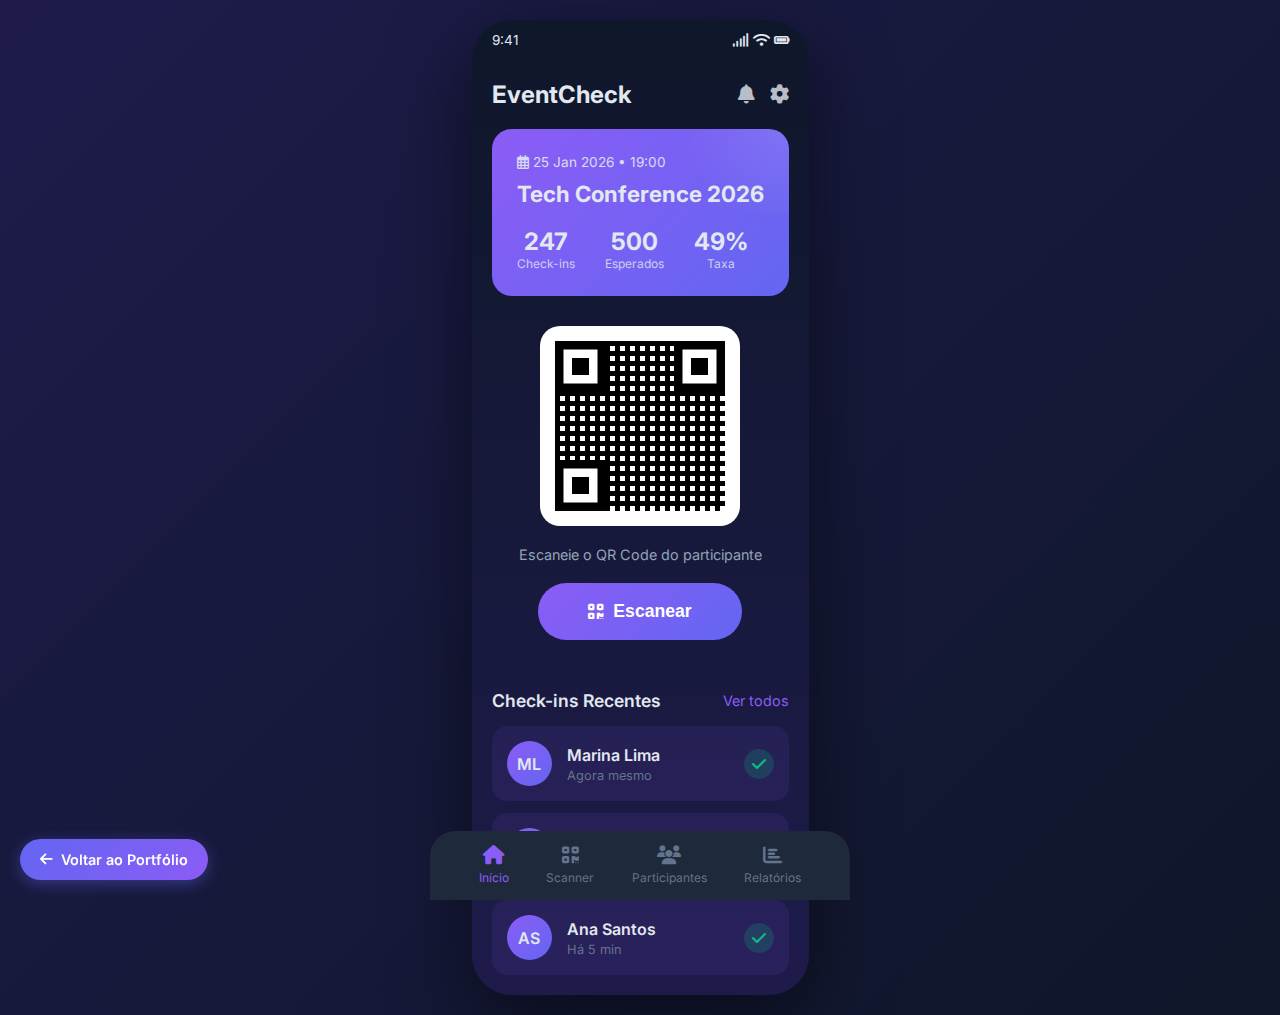
<file: projects/event-check/index.html>
<!DOCTYPE html>
<html lang="pt-BR">
<head>
    <meta charset="UTF-8">
    <meta name="viewport" content="width=device-width, initial-scale=1.0">
    <title>EventCheck - Check-in por QR Code</title>
    <link href="https://fonts.googleapis.com/css2?family=Inter:wght@300;400;500;600;700&display=swap" rel="stylesheet">
    <link rel="stylesheet" href="https://cdnjs.cloudflare.com/ajax/libs/font-awesome/6.4.0/css/all.min.css">
    <style>
        * {
            margin: 0;
            padding: 0;
            box-sizing: border-box;
        }

        body {
            font-family: 'Inter', sans-serif;
            background: #0f172a;
            color: #e2e8f0;
            min-height: 100vh;
        }

        .mobile-frame {
            max-width: 420px;
            margin: 0 auto;
            min-height: 100vh;
            background: linear-gradient(180deg, #0f172a 0%, #1e1b4b 100%);
            position: relative;
            overflow: hidden;
        }

        .status-bar {
            display: flex;
            justify-content: space-between;
            padding: 12px 20px;
            font-size: 0.85rem;
        }

        .header {
            padding: 20px;
            display: flex;
            justify-content: space-between;
            align-items: center;
        }

        .header h1 {
            font-size: 1.5rem;
        }

        .header-icons {
            display: flex;
            gap: 15px;
        }

        .header-icons i {
            font-size: 1.2rem;
            opacity: 0.8;
        }

        .event-card {
            background: linear-gradient(135deg, #8b5cf6, #6366f1);
            margin: 0 20px;
            border-radius: 20px;
            padding: 25px;
            position: relative;
            overflow: hidden;
        }

        .event-card::before {
            content: '';
            position: absolute;
            top: -50%;
            right: -50%;
            width: 100%;
            height: 100%;
            background: radial-gradient(circle, rgba(255,255,255,0.1) 0%, transparent 60%);
        }

        .event-date {
            font-size: 0.85rem;
            opacity: 0.9;
            margin-bottom: 10px;
        }

        .event-name {
            font-size: 1.4rem;
            font-weight: 700;
            margin-bottom: 20px;
        }

        .event-stats {
            display: flex;
            gap: 30px;
        }

        .stat {
            text-align: center;
        }

        .stat-value {
            font-size: 1.5rem;
            font-weight: 700;
        }

        .stat-label {
            font-size: 0.75rem;
            opacity: 0.8;
        }

        .qr-section {
            text-align: center;
            padding: 30px 20px;
        }

        .qr-container {
            background: white;
            width: 200px;
            height: 200px;
            margin: 0 auto 20px;
            border-radius: 20px;
            padding: 15px;
            display: flex;
            align-items: center;
            justify-content: center;
        }

        .qr-code {
            width: 100%;
            height: 100%;
            background: 
                linear-gradient(90deg, #000 50%, transparent 50%),
                linear-gradient(#000 50%, transparent 50%);
            background-size: 10px 10px;
            position: relative;
        }

        .qr-code::before {
            content: '';
            position: absolute;
            inset: 0;
            background: url("data:image/svg+xml,%3Csvg xmlns='http://www.w3.org/2000/svg' viewBox='0 0 100 100'%3E%3Crect fill='%23000' x='0' y='0' width='30' height='30'/%3E%3Crect fill='%23fff' x='5' y='5' width='20' height='20'/%3E%3Crect fill='%23000' x='10' y='10' width='10' height='10'/%3E%3Crect fill='%23000' x='70' y='0' width='30' height='30'/%3E%3Crect fill='%23fff' x='75' y='5' width='20' height='20'/%3E%3Crect fill='%23000' x='80' y='10' width='10' height='10'/%3E%3Crect fill='%23000' x='0' y='70' width='30' height='30'/%3E%3Crect fill='%23fff' x='5' y='75' width='20' height='20'/%3E%3Crect fill='%23000' x='10' y='80' width='10' height='10'/%3E%3C/svg%3E");
        }

        .qr-instruction {
            color: #94a3b8;
            font-size: 0.9rem;
        }

        .scan-btn {
            background: linear-gradient(135deg, #8b5cf6, #6366f1);
            color: white;
            border: none;
            padding: 18px 50px;
            border-radius: 30px;
            font-size: 1.1rem;
            font-weight: 600;
            cursor: pointer;
            margin-top: 20px;
            display: inline-flex;
            align-items: center;
            gap: 10px;
            transition: all 0.3s;
        }

        .scan-btn:hover {
            transform: scale(1.05);
            box-shadow: 0 10px 30px rgba(139, 92, 246, 0.4);
        }

        .recent-section {
            padding: 20px;
        }

        .section-header {
            display: flex;
            justify-content: space-between;
            align-items: center;
            margin-bottom: 15px;
        }

        .section-title {
            font-size: 1.1rem;
            font-weight: 600;
        }

        .see-all {
            color: #8b5cf6;
            font-size: 0.9rem;
            text-decoration: none;
        }

        .checkin-list {
            display: flex;
            flex-direction: column;
            gap: 12px;
        }

        .checkin-item {
            background: rgba(139, 92, 246, 0.1);
            border-radius: 15px;
            padding: 15px;
            display: flex;
            align-items: center;
            gap: 15px;
            animation: slideIn 0.3s ease;
        }

        @keyframes slideIn {
            from {
                opacity: 0;
                transform: translateX(-20px);
            }
            to {
                opacity: 1;
                transform: translateX(0);
            }
        }

        .checkin-avatar {
            width: 45px;
            height: 45px;
            border-radius: 50%;
            background: linear-gradient(135deg, #8b5cf6, #6366f1);
            display: flex;
            align-items: center;
            justify-content: center;
            font-weight: 600;
            font-size: 1rem;
        }

        .checkin-info {
            flex: 1;
        }

        .checkin-name {
            font-weight: 600;
            margin-bottom: 3px;
        }

        .checkin-time {
            font-size: 0.8rem;
            color: #64748b;
        }

        .checkin-status {
            width: 30px;
            height: 30px;
            border-radius: 50%;
            background: rgba(16, 185, 129, 0.2);
            color: #10b981;
            display: flex;
            align-items: center;
            justify-content: center;
        }

        .bottom-nav {
            position: fixed;
            bottom: 0;
            left: 50%;
            transform: translateX(-50%);
            width: 100%;
            max-width: 420px;
            background: #1e293b;
            padding: 15px 30px;
            display: flex;
            justify-content: space-around;
            border-radius: 25px 25px 0 0;
        }

        .nav-item {
            display: flex;
            flex-direction: column;
            align-items: center;
            gap: 5px;
            color: #64748b;
            text-decoration: none;
            font-size: 0.75rem;
            transition: color 0.3s;
        }

        .nav-item.active {
            color: #8b5cf6;
        }

        .nav-item i {
            font-size: 1.2rem;
        }

        .back-btn {
            position: fixed;
            top: 20px;
            right: 20px;
            background: rgba(139, 92, 246, 0.9);
            border: none;
            color: white;
            padding: 10px 20px;
            border-radius: 8px;
            text-decoration: none;
            font-weight: 500;
            transition: all 0.3s;
            z-index: 100;
            display: flex;
            align-items: center;
            gap: 8px;
        }

        .back-btn:hover {
            background: #7c3aed;
        }

        /* Scanner Modal */
        .scanner-modal {
            display: none;
            position: fixed;
            inset: 0;
            background: rgba(0, 0, 0, 0.95);
            z-index: 1000;
            align-items: center;
            justify-content: center;
            flex-direction: column;
        }

        .scanner-modal.active {
            display: flex;
        }

        .scanner-frame {
            width: 280px;
            height: 280px;
            border: 3px solid #8b5cf6;
            border-radius: 20px;
            position: relative;
            margin-bottom: 30px;
        }

        .scanner-corner {
            position: absolute;
            width: 30px;
            height: 30px;
            border: 4px solid #8b5cf6;
        }

        .scanner-corner.tl { top: -2px; left: -2px; border-right: none; border-bottom: none; border-radius: 20px 0 0 0; }
        .scanner-corner.tr { top: -2px; right: -2px; border-left: none; border-bottom: none; border-radius: 0 20px 0 0; }
        .scanner-corner.bl { bottom: -2px; left: -2px; border-right: none; border-top: none; border-radius: 0 0 0 20px; }
        .scanner-corner.br { bottom: -2px; right: -2px; border-left: none; border-top: none; border-radius: 0 0 20px 0; }

        .scanner-line {
            position: absolute;
            left: 10%;
            width: 80%;
            height: 3px;
            background: linear-gradient(90deg, transparent, #8b5cf6, transparent);
            animation: scan 2s linear infinite;
        }

        @keyframes scan {
            0% { top: 10%; }
            50% { top: 85%; }
            100% { top: 10%; }
        }

        .scanner-text {
            font-size: 1.1rem;
            margin-bottom: 20px;
        }

        .close-scanner {
            background: rgba(239, 68, 68, 0.8);
            color: white;
            border: none;
            padding: 12px 30px;
            border-radius: 25px;
            font-size: 1rem;
            cursor: pointer;
        }

        /* Success Modal */
        .success-modal {
            display: none;
            position: fixed;
            inset: 0;
            background: rgba(0, 0, 0, 0.9);
            z-index: 1001;
            align-items: center;
            justify-content: center;
            flex-direction: column;
        }

        .success-modal.active {
            display: flex;
        }

        .success-icon {
            width: 100px;
            height: 100px;
            border-radius: 50%;
            background: rgba(16, 185, 129, 0.2);
            display: flex;
            align-items: center;
            justify-content: center;
            margin-bottom: 20px;
            animation: popIn 0.5s ease;
        }

        @keyframes popIn {
            0% { transform: scale(0); }
            50% { transform: scale(1.2); }
            100% { transform: scale(1); }
        }

        .success-icon i {
            font-size: 3rem;
            color: #10b981;
        }

        .success-title {
            font-size: 1.5rem;
            font-weight: 700;
            margin-bottom: 10px;
        }

        .success-subtitle {
            color: #64748b;
            margin-bottom: 20px;
        }

        .success-close {
            background: linear-gradient(135deg, #8b5cf6, #6366f1);
            color: white;
            border: none;
            padding: 12px 40px;
            border-radius: 25px;
            font-size: 1rem;
            cursor: pointer;
        }

        /* Page Navigation System */
        .page-content {
            display: none;
            animation: fadeInPage 0.4s ease;
        }
        .page-content.active {
            display: block;
        }
        @keyframes fadeInPage {
            from { opacity: 0; transform: translateY(10px); }
            to { opacity: 1; transform: translateY(0); }
        }

        /* Scanner Page */
        .scanner-page {
            padding: 20px;
            text-align: center;
        }
        .scanner-preview {
            background: #1e293b;
            border-radius: 20px;
            padding: 40px 20px;
            margin-bottom: 20px;
        }
        .scanner-viewport {
            width: 250px;
            height: 250px;
            margin: 0 auto 20px;
            border: 3px solid #8b5cf6;
            border-radius: 20px;
            position: relative;
            overflow: hidden;
            background: rgba(139, 92, 246, 0.1);
        }
        .scanner-viewport .scan-line {
            position: absolute;
            left: 10%;
            width: 80%;
            height: 3px;
            background: linear-gradient(90deg, transparent, #8b5cf6, transparent);
            animation: scan 2s linear infinite;
        }
        .scanner-instructions {
            color: #94a3b8;
            margin-top: 15px;
        }
        .scanner-stats {
            display: grid;
            grid-template-columns: 1fr 1fr;
            gap: 15px;
            margin-top: 20px;
        }
        .scanner-stat-card {
            background: rgba(139, 92, 246, 0.1);
            border-radius: 15px;
            padding: 20px;
            text-align: center;
        }
        .scanner-stat-card .value {
            font-size: 1.5rem;
            font-weight: 700;
            color: #8b5cf6;
        }
        .scanner-stat-card .label {
            font-size: 0.8rem;
            color: #64748b;
        }

        /* Participants Page */
        .participants-page {
            padding: 20px;
        }
        .search-box {
            background: #1e293b;
            border: 1px solid rgba(139, 92, 246, 0.3);
            border-radius: 12px;
            padding: 12px 15px;
            display: flex;
            align-items: center;
            gap: 10px;
            margin-bottom: 20px;
        }
        .search-box input {
            flex: 1;
            background: none;
            border: none;
            color: #e2e8f0;
            font-size: 0.95rem;
            outline: none;
        }
        .search-box i {
            color: #64748b;
        }
        .filter-tabs {
            display: flex;
            gap: 10px;
            margin-bottom: 20px;
            overflow-x: auto;
        }
        .filter-tab {
            padding: 8px 16px;
            border-radius: 20px;
            background: rgba(139, 92, 246, 0.1);
            color: #94a3b8;
            font-size: 0.85rem;
            border: none;
            cursor: pointer;
            white-space: nowrap;
            transition: all 0.3s;
        }
        .filter-tab.active {
            background: #8b5cf6;
            color: white;
        }
        .participants-list {
            display: flex;
            flex-direction: column;
            gap: 12px;
        }
        .participant-item {
            background: #1e293b;
            border-radius: 15px;
            padding: 15px;
            display: flex;
            align-items: center;
            gap: 15px;
        }
        .participant-avatar {
            width: 50px;
            height: 50px;
            border-radius: 50%;
            background: linear-gradient(135deg, #8b5cf6, #6366f1);
            display: flex;
            align-items: center;
            justify-content: center;
            font-weight: 600;
        }
        .participant-info {
            flex: 1;
        }
        .participant-name {
            font-weight: 600;
            margin-bottom: 3px;
        }
        .participant-email {
            font-size: 0.8rem;
            color: #64748b;
        }
        .participant-status {
            padding: 5px 12px;
            border-radius: 20px;
            font-size: 0.75rem;
            font-weight: 600;
        }
        .participant-status.checked {
            background: rgba(16, 185, 129, 0.2);
            color: #10b981;
        }
        .participant-status.pending {
            background: rgba(245, 158, 11, 0.2);
            color: #f59e0b;
        }

        /* Reports Page */
        .reports-page {
            padding: 20px;
        }
        .report-summary {
            background: linear-gradient(135deg, #8b5cf6, #6366f1);
            border-radius: 20px;
            padding: 25px;
            margin-bottom: 20px;
            text-align: center;
        }
        .report-summary h3 {
            margin-bottom: 20px;
            opacity: 0.9;
        }
        .report-big-number {
            font-size: 3rem;
            font-weight: 700;
        }
        .report-big-label {
            font-size: 0.9rem;
            opacity: 0.8;
        }
        .report-cards {
            display: grid;
            grid-template-columns: 1fr 1fr;
            gap: 15px;
            margin-bottom: 25px;
        }
        .report-card {
            background: #1e293b;
            border-radius: 15px;
            padding: 20px;
            text-align: center;
        }
        .report-card-icon {
            width: 45px;
            height: 45px;
            border-radius: 12px;
            margin: 0 auto 12px;
            display: flex;
            align-items: center;
            justify-content: center;
            font-size: 1.2rem;
        }
        .report-card-icon.purple { background: rgba(139, 92, 246, 0.2); color: #8b5cf6; }
        .report-card-icon.green { background: rgba(16, 185, 129, 0.2); color: #10b981; }
        .report-card-icon.orange { background: rgba(245, 158, 11, 0.2); color: #f59e0b; }
        .report-card-icon.blue { background: rgba(59, 130, 246, 0.2); color: #3b82f6; }
        .report-card-value {
            font-size: 1.5rem;
            font-weight: 700;
            margin-bottom: 5px;
        }
        .report-card-label {
            font-size: 0.8rem;
            color: #64748b;
        }
        .chart-section {
            background: #1e293b;
            border-radius: 15px;
            padding: 20px;
        }
        .chart-section h4 {
            margin-bottom: 15px;
            font-size: 1rem;
        }
        .chart-bar {
            display: flex;
            align-items: center;
            gap: 10px;
            margin-bottom: 12px;
        }
        .chart-bar-label {
            width: 60px;
            font-size: 0.8rem;
            color: #94a3b8;
        }
        .chart-bar-track {
            flex: 1;
            height: 25px;
            background: rgba(139, 92, 246, 0.1);
            border-radius: 6px;
            overflow: hidden;
        }
        .chart-bar-fill {
            height: 100%;
            background: linear-gradient(90deg, #8b5cf6, #6366f1);
            border-radius: 6px;
            display: flex;
            align-items: center;
            justify-content: flex-end;
            padding-right: 10px;
            font-size: 0.75rem;
            font-weight: 600;
        }

        @media (min-width: 768px) {
            body {
                background: linear-gradient(135deg, #1e1b4b 0%, #0f172a 100%);
                display: flex;
                align-items: center;
                justify-content: center;
                padding: 20px;
            }
            .mobile-frame {
                border-radius: 40px;
                min-height: 800px;
                box-shadow: 0 25px 80px rgba(0, 0, 0, 0.5);
            }
        }

        /* Back to Portfolio Button */
        .back-to-portfolio {
            position: fixed;
            bottom: 20px;
            left: 20px;
            z-index: 9999;
            background: linear-gradient(135deg, #6366f1, #8b5cf6);
            color: white;
            padding: 12px 20px;
            border-radius: 50px;
            text-decoration: none;
            font-weight: 600;
            font-size: 0.9rem;
            display: flex;
            align-items: center;
            gap: 8px;
            box-shadow: 0 4px 15px rgba(99, 102, 241, 0.4);
            transition: all 0.3s ease;
        }

        .back-to-portfolio:hover {
            transform: translateY(-2px);
            box-shadow: 0 6px 20px rgba(99, 102, 241, 0.5);
        }
    </style>
</head>
<body>
    <a href="../../index.html#projects" class="back-to-portfolio">
        <i class="fas fa-arrow-left"></i> Voltar ao Portfólio
    </a>

    <div class="mobile-frame">
        <div class="status-bar">
            <span>9:41</span>
            <span>
                <i class="fas fa-signal"></i>
                <i class="fas fa-wifi"></i>
                <i class="fas fa-battery-full"></i>
            </span>
        </div>

        <div class="header">
            <h1>EventCheck</h1>
            <div class="header-icons">
                <i class="fas fa-bell"></i>
                <i class="fas fa-cog"></i>
            </div>
        </div>

        <!-- PÁGINA INÍCIO -->
        <div class="page-content active" id="page-inicio">
            <div class="event-card">
                <div class="event-date">
                    <i class="far fa-calendar-alt"></i> 25 Jan 2026 • 19:00
                </div>
                <div class="event-name">Tech Conference 2026</div>
                <div class="event-stats">
                    <div class="stat">
                        <div class="stat-value" id="checkedIn">247</div>
                        <div class="stat-label">Check-ins</div>
                    </div>
                    <div class="stat">
                        <div class="stat-value">500</div>
                        <div class="stat-label">Esperados</div>
                    </div>
                    <div class="stat">
                        <div class="stat-value">49%</div>
                        <div class="stat-label">Taxa</div>
                    </div>
                </div>
            </div>

            <div class="qr-section">
                <div class="qr-container">
                    <div class="qr-code"></div>
                </div>
                <p class="qr-instruction">Escaneie o QR Code do participante</p>
                <button class="scan-btn" onclick="openScanner()">
                    <i class="fas fa-qrcode"></i> Escanear
                </button>
            </div>

            <div class="recent-section">
                <div class="section-header">
                    <span class="section-title">Check-ins Recentes</span>
                    <a href="#" class="see-all" onclick="navigateToPage('participantes'); return false;">Ver todos</a>
                </div>
                <div class="checkin-list" id="checkinList">
                    <div class="checkin-item">
                        <div class="checkin-avatar">ML</div>
                        <div class="checkin-info">
                            <div class="checkin-name">Marina Lima</div>
                            <div class="checkin-time">Agora mesmo</div>
                        </div>
                        <div class="checkin-status">
                            <i class="fas fa-check"></i>
                        </div>
                    </div>
                    <div class="checkin-item">
                        <div class="checkin-avatar">RC</div>
                        <div class="checkin-info">
                            <div class="checkin-name">Ricardo Costa</div>
                            <div class="checkin-time">Há 2 min</div>
                        </div>
                        <div class="checkin-status">
                            <i class="fas fa-check"></i>
                        </div>
                    </div>
                    <div class="checkin-item">
                        <div class="checkin-avatar">AS</div>
                        <div class="checkin-info">
                            <div class="checkin-name">Ana Santos</div>
                            <div class="checkin-time">Há 5 min</div>
                        </div>
                        <div class="checkin-status">
                            <i class="fas fa-check"></i>
                        </div>
                    </div>
                </div>
            </div>
        </div>

        <!-- PÁGINA SCANNER -->
        <div class="page-content" id="page-scanner">
            <div class="scanner-page">
                <div class="scanner-preview">
                    <div class="scanner-viewport">
                        <div class="scan-line"></div>
                    </div>
                    <button class="scan-btn" onclick="openScanner()">
                        <i class="fas fa-qrcode"></i> Iniciar Escaneamento
                    </button>
                    <p class="scanner-instructions">
                        Posicione o QR Code do participante no centro da câmera
                    </p>
                </div>
                
                <div class="scanner-stats">
                    <div class="scanner-stat-card">
                        <div class="value" id="scannerToday">47</div>
                        <div class="label">Scans Hoje</div>
                    </div>
                    <div class="scanner-stat-card">
                        <div class="value">1.2s</div>
                        <div class="label">Tempo Médio</div>
                    </div>
                </div>

                <div style="margin-top: 25px;">
                    <h3 style="font-size: 1rem; margin-bottom: 15px; text-align: left;">
                        <i class="fas fa-history" style="color: #8b5cf6;"></i> Últimos Scans
                    </h3>
                    <div class="checkin-list">
                        <div class="checkin-item">
                            <div class="checkin-avatar">ML</div>
                            <div class="checkin-info">
                                <div class="checkin-name">Marina Lima</div>
                                <div class="checkin-time">Há 1 min • QR válido</div>
                            </div>
                            <div class="checkin-status">
                                <i class="fas fa-check"></i>
                            </div>
                        </div>
                        <div class="checkin-item">
                            <div class="checkin-avatar">RC</div>
                            <div class="checkin-info">
                                <div class="checkin-name">Ricardo Costa</div>
                                <div class="checkin-time">Há 3 min • QR válido</div>
                            </div>
                            <div class="checkin-status">
                                <i class="fas fa-check"></i>
                            </div>
                        </div>
                    </div>
                </div>
            </div>
        </div>

        <!-- PÁGINA PARTICIPANTES -->
        <div class="page-content" id="page-participantes">
            <div class="participants-page">
                <div class="search-box">
                    <i class="fas fa-search"></i>
                    <input type="text" placeholder="Buscar participante..." id="searchParticipant">
                </div>
                
                <div class="filter-tabs">
                    <button class="filter-tab active">Todos (500)</button>
                    <button class="filter-tab">Check-in (247)</button>
                    <button class="filter-tab">Pendentes (253)</button>
                    <button class="filter-tab">VIP (32)</button>
                </div>

                <div class="participants-list">
                    <div class="participant-item">
                        <div class="participant-avatar">ML</div>
                        <div class="participant-info">
                            <div class="participant-name">Marina Lima</div>
                            <div class="participant-email">marina.lima@email.com</div>
                        </div>
                        <div class="participant-status checked">Check-in ✓</div>
                    </div>
                    <div class="participant-item">
                        <div class="participant-avatar">RC</div>
                        <div class="participant-info">
                            <div class="participant-name">Ricardo Costa</div>
                            <div class="participant-email">ricardo.costa@email.com</div>
                        </div>
                        <div class="participant-status checked">Check-in ✓</div>
                    </div>
                    <div class="participant-item">
                        <div class="participant-avatar">AS</div>
                        <div class="participant-info">
                            <div class="participant-name">Ana Santos</div>
                            <div class="participant-email">ana.santos@email.com</div>
                        </div>
                        <div class="participant-status checked">Check-in ✓</div>
                    </div>
                    <div class="participant-item">
                        <div class="participant-avatar">PO</div>
                        <div class="participant-info">
                            <div class="participant-name">Pedro Oliveira</div>
                            <div class="participant-email">pedro.oliveira@email.com</div>
                        </div>
                        <div class="participant-status pending">Pendente</div>
                    </div>
                    <div class="participant-item">
                        <div class="participant-avatar">CF</div>
                        <div class="participant-info">
                            <div class="participant-name">Carla Ferreira</div>
                            <div class="participant-email">carla.ferreira@email.com</div>
                        </div>
                        <div class="participant-status pending">Pendente</div>
                    </div>
                    <div class="participant-item">
                        <div class="participant-avatar">LM</div>
                        <div class="participant-info">
                            <div class="participant-name">Lucas Mendes</div>
                            <div class="participant-email">lucas.mendes@email.com</div>
                        </div>
                        <div class="participant-status pending">Pendente</div>
                    </div>
                    <div class="participant-item">
                        <div class="participant-avatar">JR</div>
                        <div class="participant-info">
                            <div class="participant-name">Juliana Rocha</div>
                            <div class="participant-email">juliana.rocha@email.com</div>
                        </div>
                        <div class="participant-status checked">Check-in ✓</div>
                    </div>
                </div>
            </div>
        </div>

        <!-- PÁGINA RELATÓRIOS -->
        <div class="page-content" id="page-relatorios">
            <div class="reports-page">
                <div class="report-summary">
                    <h3><i class="fas fa-chart-pie"></i> Tech Conference 2026</h3>
                    <div class="report-big-number">49.4%</div>
                    <div class="report-big-label">Taxa de Presença</div>
                </div>

                <div class="report-cards">
                    <div class="report-card">
                        <div class="report-card-icon purple">
                            <i class="fas fa-users"></i>
                        </div>
                        <div class="report-card-value">500</div>
                        <div class="report-card-label">Inscritos</div>
                    </div>
                    <div class="report-card">
                        <div class="report-card-icon green">
                            <i class="fas fa-user-check"></i>
                        </div>
                        <div class="report-card-value">247</div>
                        <div class="report-card-label">Presentes</div>
                    </div>
                    <div class="report-card">
                        <div class="report-card-icon orange">
                            <i class="fas fa-clock"></i>
                        </div>
                        <div class="report-card-value">253</div>
                        <div class="report-card-label">Aguardando</div>
                    </div>
                    <div class="report-card">
                        <div class="report-card-icon blue">
                            <i class="fas fa-star"></i>
                        </div>
                        <div class="report-card-value">32</div>
                        <div class="report-card-label">VIPs</div>
                    </div>
                </div>

                <div class="chart-section">
                    <h4><i class="fas fa-chart-bar" style="color: #8b5cf6;"></i> Check-ins por Hora</h4>
                    <div class="chart-bar">
                        <span class="chart-bar-label">18:00</span>
                        <div class="chart-bar-track">
                            <div class="chart-bar-fill" style="width: 35%;">42</div>
                        </div>
                    </div>
                    <div class="chart-bar">
                        <span class="chart-bar-label">18:30</span>
                        <div class="chart-bar-track">
                            <div class="chart-bar-fill" style="width: 75%;">89</div>
                        </div>
                    </div>
                    <div class="chart-bar">
                        <span class="chart-bar-label">19:00</span>
                        <div class="chart-bar-track">
                            <div class="chart-bar-fill" style="width: 100%;">116</div>
                        </div>
                    </div>
                </div>
            </div>
        </div>

        <nav class="bottom-nav">
            <a href="#" class="nav-item active" data-page="inicio">
                <i class="fas fa-home"></i>
                <span>Início</span>
            </a>
            <a href="#" class="nav-item" data-page="scanner">
                <i class="fas fa-qrcode"></i>
                <span>Scanner</span>
            </a>
            <a href="#" class="nav-item" data-page="participantes">
                <i class="fas fa-users"></i>
                <span>Participantes</span>
            </a>
            <a href="#" class="nav-item" data-page="relatorios">
                <i class="fas fa-chart-bar"></i>
                <span>Relatórios</span>
            </a>
        </nav>
    </div>

    <!-- Scanner Modal -->
    <div class="scanner-modal" id="scannerModal">
        <div class="scanner-frame">
            <div class="scanner-corner tl"></div>
            <div class="scanner-corner tr"></div>
            <div class="scanner-corner bl"></div>
            <div class="scanner-corner br"></div>
            <div class="scanner-line"></div>
        </div>
        <p class="scanner-text">Posicione o QR Code no centro</p>
        <button class="close-scanner" onclick="simulateScan()">Simular Scan</button>
    </div>

    <!-- Success Modal -->
    <div class="success-modal" id="successModal">
        <div class="success-icon">
            <i class="fas fa-check"></i>
        </div>
        <div class="success-title" id="successName">Check-in Realizado!</div>
        <div class="success-subtitle" id="successInfo">Participante registrado com sucesso</div>
        <button class="success-close" onclick="closeSuccess()">OK</button>
    </div>

    <script>
        const names = [
            { name: 'Carlos Oliveira', initials: 'CO' },
            { name: 'Juliana Mendes', initials: 'JM' },
            { name: 'Pedro Almeida', initials: 'PA' },
            { name: 'Fernanda Rocha', initials: 'FR' },
            { name: 'Lucas Silva', initials: 'LS' },
            { name: 'Beatriz Ferreira', initials: 'BF' },
            { name: 'Gabriel Santos', initials: 'GS' },
            { name: 'Amanda Costa', initials: 'AC' }
        ];

        let checkinCount = 247;

        function openScanner() {
            document.getElementById('scannerModal').classList.add('active');
        }

        function closeScanner() {
            document.getElementById('scannerModal').classList.remove('active');
        }

        function simulateScan() {
            closeScanner();
            
            setTimeout(() => {
                const person = names[Math.floor(Math.random() * names.length)];
                document.getElementById('successName').textContent = person.name;
                document.getElementById('successInfo').textContent = 'Check-in realizado às ' + new Date().toLocaleTimeString('pt-BR', { hour: '2-digit', minute: '2-digit' });
                document.getElementById('successModal').classList.add('active');

                // Update counter
                checkinCount++;
                document.getElementById('checkedIn').textContent = checkinCount;

                // Add to list
                const list = document.getElementById('checkinList');
                const newItem = document.createElement('div');
                newItem.className = 'checkin-item';
                newItem.innerHTML = `
                    <div class="checkin-avatar">${person.initials}</div>
                    <div class="checkin-info">
                        <div class="checkin-name">${person.name}</div>
                        <div class="checkin-time">Agora mesmo</div>
                    </div>
                    <div class="checkin-status">
                        <i class="fas fa-check"></i>
                    </div>
                `;
                list.insertBefore(newItem, list.firstChild);

                // Update times on existing items
                const items = list.querySelectorAll('.checkin-item');
                if (items.length > 1) {
                    items[1].querySelector('.checkin-time').textContent = 'Há 1 min';
                }
                if (items.length > 5) {
                    list.removeChild(list.lastChild);
                }
            }, 1500);
        }

        function closeSuccess() {
            document.getElementById('successModal').classList.remove('active');
        }

        // Touch feedback
        document.querySelectorAll('.nav-item').forEach(item => {
            item.addEventListener('click', function(e) {
                e.preventDefault();
                document.querySelectorAll('.nav-item').forEach(i => i.classList.remove('active'));
                this.classList.add('active');
                
                // Navigate to page
                const page = this.getAttribute('data-page');
                if (page) {
                    navigateToPage(page);
                }
            });
        });

        // Page Navigation Function
        function navigateToPage(pageName) {
            // Hide all pages
            document.querySelectorAll('.page-content').forEach(page => {
                page.classList.remove('active');
            });
            
            // Show target page
            const targetPage = document.getElementById('page-' + pageName);
            if (targetPage) {
                targetPage.classList.add('active');
            }

            // Update nav items
            document.querySelectorAll('.nav-item').forEach(item => {
                item.classList.remove('active');
                if (item.getAttribute('data-page') === pageName) {
                    item.classList.add('active');
                }
            });
        }

        // Filter tabs functionality
        document.querySelectorAll('.filter-tab').forEach(tab => {
            tab.addEventListener('click', function() {
                document.querySelectorAll('.filter-tab').forEach(t => t.classList.remove('active'));
                this.classList.add('active');
            });
        });
    </script>
</body>
</html>
</file>
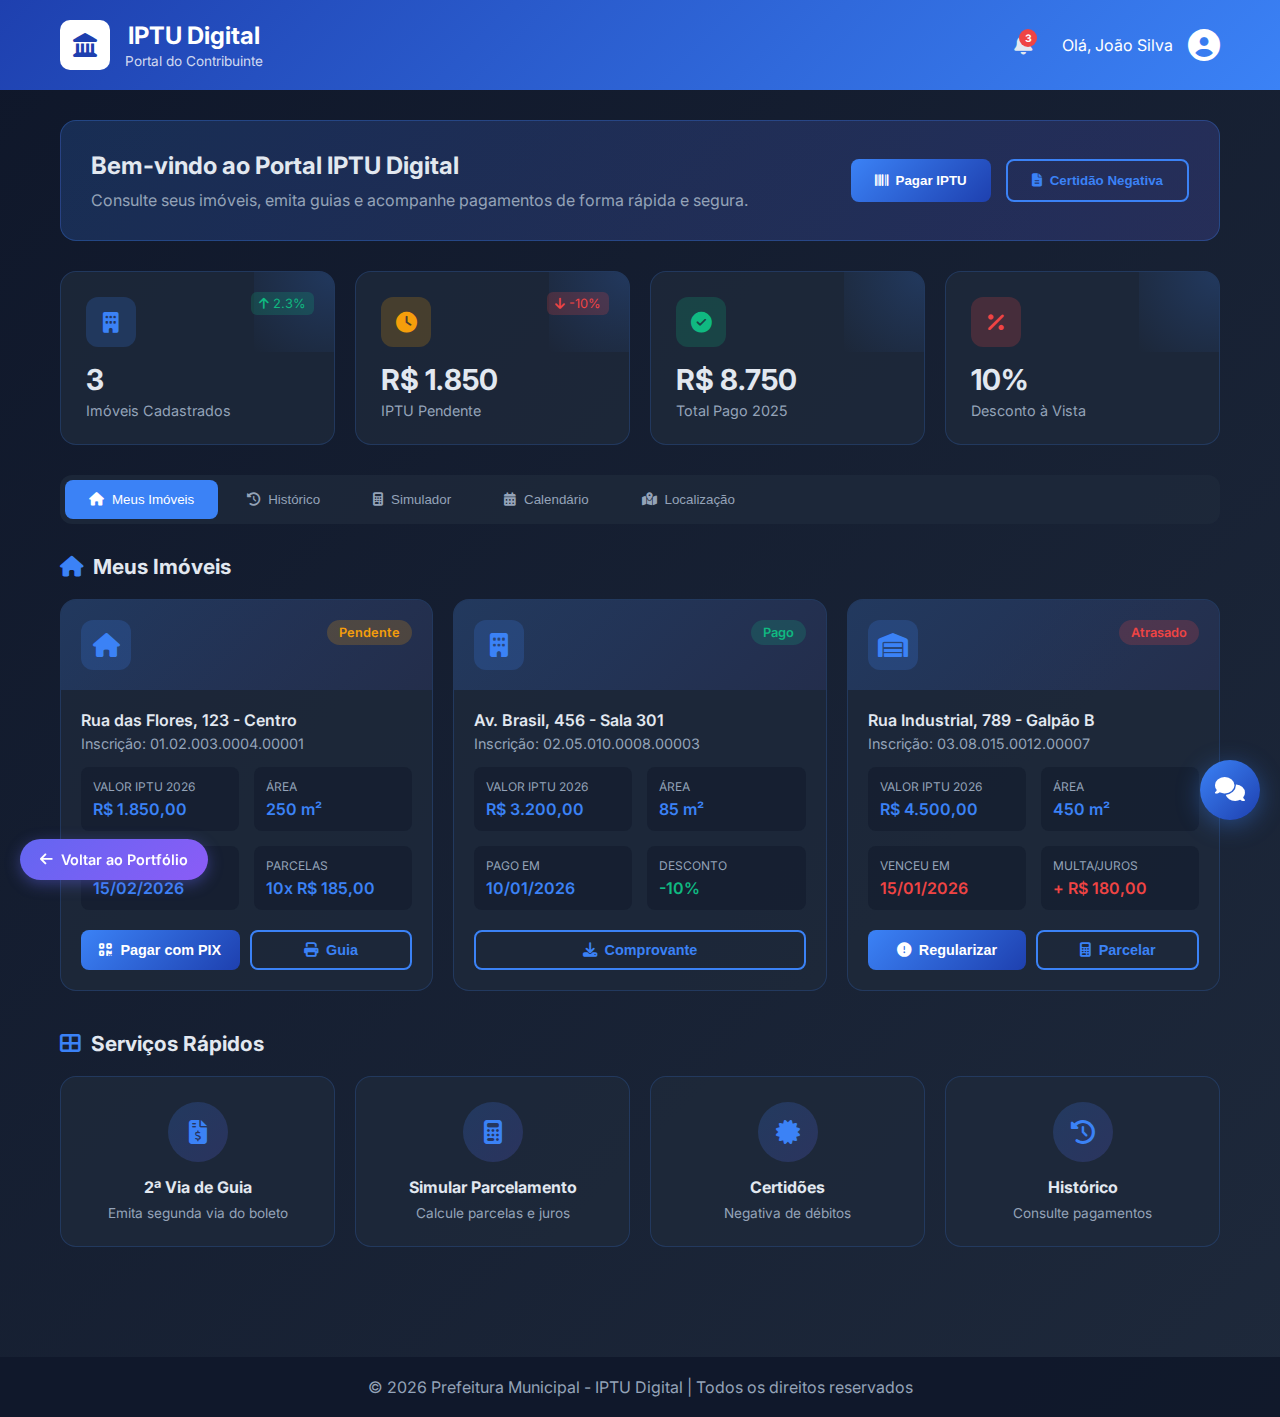
<file: projects/iptu-digital/index.html>
<!DOCTYPE html>
<html lang="pt-BR">
<head>
    <meta charset="UTF-8">
    <meta name="viewport" content="width=device-width, initial-scale=1.0">
    <title>IPTU Digital - Portal do Contribuinte</title>
    <link href="https://fonts.googleapis.com/css2?family=Inter:wght@300;400;500;600;700&display=swap" rel="stylesheet">
    <link rel="stylesheet" href="https://cdnjs.cloudflare.com/ajax/libs/font-awesome/6.4.0/css/all.min.css">
    <style>
        * {
            margin: 0;
            padding: 0;
            box-sizing: border-box;
        }

        body {
            font-family: 'Inter', sans-serif;
            background: linear-gradient(135deg, #0f172a 0%, #1e293b 100%);
            min-height: 100vh;
            color: #e2e8f0;
        }

        .header {
            background: linear-gradient(135deg, #1e40af, #3b82f6);
            padding: 20px 0;
            text-align: center;
        }

        .header-content {
            max-width: 1200px;
            margin: 0 auto;
            padding: 0 20px;
            display: flex;
            justify-content: space-between;
            align-items: center;
        }

        .logo {
            display: flex;
            align-items: center;
            gap: 15px;
        }

        .logo-icon {
            width: 50px;
            height: 50px;
            background: white;
            border-radius: 10px;
            display: flex;
            align-items: center;
            justify-content: center;
            color: #1e40af;
            font-size: 1.5rem;
        }

        .logo-text h1 {
            font-size: 1.5rem;
            color: white;
        }

        .logo-text span {
            font-size: 0.85rem;
            color: rgba(255,255,255,0.8);
        }

        .user-menu {
            display: flex;
            align-items: center;
            gap: 15px;
            color: white;
        }

        .container {
            max-width: 1200px;
            margin: 0 auto;
            padding: 30px 20px;
        }

        .welcome-card {
            background: linear-gradient(135deg, rgba(59, 130, 246, 0.2), rgba(99, 102, 241, 0.2));
            border: 1px solid rgba(59, 130, 246, 0.3);
            border-radius: 16px;
            padding: 30px;
            margin-bottom: 30px;
            display: flex;
            justify-content: space-between;
            align-items: center;
        }

        .welcome-text h2 {
            font-size: 1.5rem;
            margin-bottom: 10px;
        }

        .welcome-text p {
            color: #94a3b8;
        }

        .quick-actions {
            display: flex;
            gap: 15px;
        }

        .btn {
            padding: 12px 24px;
            border-radius: 8px;
            border: none;
            cursor: pointer;
            font-weight: 600;
            transition: all 0.3s;
            display: inline-flex;
            align-items: center;
            gap: 8px;
            text-decoration: none;
        }

        .btn-primary {
            background: linear-gradient(135deg, #3b82f6, #1e40af);
            color: white;
        }

        .btn-primary:hover {
            transform: translateY(-2px);
            box-shadow: 0 5px 20px rgba(59, 130, 246, 0.4);
        }

        .btn-outline {
            background: transparent;
            border: 2px solid #3b82f6;
            color: #3b82f6;
        }

        .btn-outline:hover {
            background: #3b82f6;
            color: white;
        }

        .section-title {
            font-size: 1.3rem;
            margin-bottom: 20px;
            display: flex;
            align-items: center;
            gap: 10px;
        }

        .section-title i {
            color: #3b82f6;
        }

        .properties-grid {
            display: grid;
            grid-template-columns: repeat(auto-fill, minmax(350px, 1fr));
            gap: 20px;
            margin-bottom: 40px;
        }

        .property-card {
            background: rgba(30, 41, 59, 0.8);
            border-radius: 16px;
            border: 1px solid rgba(59, 130, 246, 0.2);
            overflow: hidden;
            transition: all 0.3s;
        }

        .property-card:hover {
            transform: translateY(-5px);
            border-color: #3b82f6;
        }

        .property-header {
            background: linear-gradient(135deg, rgba(59, 130, 246, 0.2), rgba(99, 102, 241, 0.1));
            padding: 20px;
            display: flex;
            justify-content: space-between;
            align-items: flex-start;
        }

        .property-icon {
            width: 50px;
            height: 50px;
            background: rgba(59, 130, 246, 0.2);
            border-radius: 12px;
            display: flex;
            align-items: center;
            justify-content: center;
            font-size: 1.5rem;
            color: #3b82f6;
        }

        .property-status {
            padding: 5px 12px;
            border-radius: 20px;
            font-size: 0.8rem;
            font-weight: 600;
        }

        .status-pending { background: rgba(245, 158, 11, 0.2); color: #f59e0b; }
        .status-paid { background: rgba(16, 185, 129, 0.2); color: #10b981; }
        .status-overdue { background: rgba(239, 68, 68, 0.2); color: #ef4444; }

        .property-body {
            padding: 20px;
        }

        .property-address {
            font-weight: 600;
            margin-bottom: 5px;
        }

        .property-inscription {
            color: #94a3b8;
            font-size: 0.9rem;
            margin-bottom: 15px;
        }

        .property-details {
            display: grid;
            grid-template-columns: 1fr 1fr;
            gap: 15px;
            margin-bottom: 20px;
        }

        .detail-item {
            background: rgba(15, 23, 42, 0.5);
            padding: 12px;
            border-radius: 8px;
        }

        .detail-item label {
            display: block;
            font-size: 0.75rem;
            color: #94a3b8;
            margin-bottom: 5px;
            text-transform: uppercase;
        }

        .detail-item span {
            font-weight: 600;
            color: #3b82f6;
        }

        .property-actions {
            display: flex;
            gap: 10px;
        }

        .property-actions .btn {
            flex: 1;
            justify-content: center;
            font-size: 0.9rem;
            padding: 10px;
        }

        .services-grid {
            display: grid;
            grid-template-columns: repeat(4, 1fr);
            gap: 20px;
            margin-bottom: 40px;
        }

        .service-card {
            background: rgba(30, 41, 59, 0.8);
            border-radius: 16px;
            padding: 25px;
            text-align: center;
            border: 1px solid rgba(59, 130, 246, 0.2);
            cursor: pointer;
            transition: all 0.3s;
        }

        .service-card:hover {
            background: rgba(59, 130, 246, 0.2);
            border-color: #3b82f6;
            transform: translateY(-5px);
        }

        .service-icon {
            width: 60px;
            height: 60px;
            background: linear-gradient(135deg, rgba(59, 130, 246, 0.2), rgba(99, 102, 241, 0.2));
            border-radius: 50%;
            display: flex;
            align-items: center;
            justify-content: center;
            font-size: 1.5rem;
            color: #3b82f6;
            margin: 0 auto 15px;
        }

        .service-card h3 {
            margin-bottom: 8px;
            font-size: 1rem;
        }

        .service-card p {
            color: #94a3b8;
            font-size: 0.85rem;
        }

        /* Modal */
        .modal-overlay {
            position: fixed;
            top: 0;
            left: 0;
            width: 100%;
            height: 100%;
            background: rgba(0,0,0,0.8);
            display: none;
            align-items: center;
            justify-content: center;
            z-index: 1000;
        }

        .modal-overlay.active {
            display: flex;
        }

        .modal {
            background: #1e293b;
            border-radius: 16px;
            width: 90%;
            max-width: 600px;
            max-height: 90vh;
            overflow-y: auto;
        }

        .modal-header {
            padding: 25px;
            border-bottom: 1px solid rgba(59, 130, 246, 0.2);
            display: flex;
            justify-content: space-between;
            align-items: center;
            background: linear-gradient(135deg, rgba(59, 130, 246, 0.2), rgba(99, 102, 241, 0.1));
        }

        .modal-header h2 {
            display: flex;
            align-items: center;
            gap: 10px;
        }

        .modal-close {
            background: none;
            border: none;
            color: #94a3b8;
            font-size: 1.5rem;
            cursor: pointer;
        }

        .modal-body {
            padding: 25px;
        }

        .payment-summary {
            background: rgba(15, 23, 42, 0.5);
            border-radius: 12px;
            padding: 20px;
            margin-bottom: 25px;
        }

        .payment-row {
            display: flex;
            justify-content: space-between;
            padding: 10px 0;
            border-bottom: 1px solid rgba(59, 130, 246, 0.1);
        }

        .payment-row:last-child {
            border-bottom: none;
            font-weight: 600;
            font-size: 1.2rem;
            color: #3b82f6;
        }

        .payment-methods {
            margin-bottom: 25px;
        }

        .payment-methods h3 {
            margin-bottom: 15px;
        }

        .method-options {
            display: grid;
            grid-template-columns: repeat(3, 1fr);
            gap: 15px;
        }

        .method-option {
            background: rgba(15, 23, 42, 0.5);
            border: 2px solid rgba(59, 130, 246, 0.2);
            border-radius: 12px;
            padding: 20px;
            text-align: center;
            cursor: pointer;
            transition: all 0.3s;
        }

        .method-option:hover,
        .method-option.selected {
            border-color: #3b82f6;
            background: rgba(59, 130, 246, 0.1);
        }

        .method-option i {
            font-size: 2rem;
            color: #3b82f6;
            margin-bottom: 10px;
            display: block;
        }

        .pix-code {
            background: white;
            padding: 20px;
            border-radius: 12px;
            text-align: center;
            margin-top: 20px;
        }

        .pix-code img {
            width: 200px;
            height: 200px;
        }

        .pix-code p {
            color: #1e293b;
            margin-top: 15px;
            font-size: 0.9rem;
        }

        .copy-code {
            background: #0f172a;
            padding: 10px;
            border-radius: 8px;
            margin-top: 10px;
            display: flex;
            align-items: center;
            justify-content: space-between;
            font-size: 0.8rem;
            color: #94a3b8;
        }

        .copy-btn {
            background: #3b82f6;
            border: none;
            color: white;
            padding: 8px 15px;
            border-radius: 5px;
            cursor: pointer;
        }

        .back-btn {
            position: fixed;
            top: 20px;
            right: 20px;
            background: rgba(59, 130, 246, 0.9);
            border: none;
            color: white;
            padding: 10px 20px;
            border-radius: 8px;
            text-decoration: none;
            font-weight: 500;
            transition: all 0.3s;
            z-index: 100;
            display: flex;
            align-items: center;
            gap: 8px;
        }

        .back-btn:hover {
            background: #1e40af;
        }

        .footer {
            background: rgba(15, 23, 42, 0.9);
            padding: 20px;
            text-align: center;
            color: #94a3b8;
            margin-top: 40px;
        }

        /* Dashboard Stats */
        .stats-grid {
            display: grid;
            grid-template-columns: repeat(4, 1fr);
            gap: 20px;
            margin-bottom: 30px;
        }
        .stat-card {
            background: rgba(30, 41, 59, 0.8);
            border-radius: 16px;
            padding: 25px;
            border: 1px solid rgba(59, 130, 246, 0.2);
            position: relative;
            overflow: hidden;
        }
        .stat-card::before {
            content: '';
            position: absolute;
            top: 0;
            right: 0;
            width: 80px;
            height: 80px;
            background: radial-gradient(circle at top right, rgba(59, 130, 246, 0.2), transparent);
        }
        .stat-card-icon {
            width: 50px;
            height: 50px;
            background: rgba(59, 130, 246, 0.2);
            border-radius: 12px;
            display: flex;
            align-items: center;
            justify-content: center;
            font-size: 1.3rem;
            margin-bottom: 15px;
        }
        .stat-card-icon.green { background: rgba(16, 185, 129, 0.2); color: #10b981; }
        .stat-card-icon.blue { background: rgba(59, 130, 246, 0.2); color: #3b82f6; }
        .stat-card-icon.orange { background: rgba(245, 158, 11, 0.2); color: #f59e0b; }
        .stat-card-icon.red { background: rgba(239, 68, 68, 0.2); color: #ef4444; }
        .stat-card h3 {
            font-size: 1.8rem;
            margin-bottom: 5px;
        }
        .stat-card p {
            color: #94a3b8;
            font-size: 0.9rem;
        }
        .stat-card .trend {
            position: absolute;
            top: 20px;
            right: 20px;
            font-size: 0.8rem;
            padding: 4px 8px;
            border-radius: 6px;
        }
        .stat-card .trend.up { background: rgba(16, 185, 129, 0.2); color: #10b981; }
        .stat-card .trend.down { background: rgba(239, 68, 68, 0.2); color: #ef4444; }

        /* Notification Bell */
        .notification-bell {
            position: relative;
            cursor: pointer;
            margin-right: 15px;
        }
        .notification-bell i {
            font-size: 1.3rem;
        }
        .notification-badge {
            position: absolute;
            top: -5px;
            right: -5px;
            background: #ef4444;
            color: white;
            font-size: 0.65rem;
            width: 18px;
            height: 18px;
            border-radius: 50%;
            display: flex;
            align-items: center;
            justify-content: center;
            font-weight: 700;
        }
        .notification-dropdown {
            position: absolute;
            top: 100%;
            right: 0;
            background: #1e293b;
            border-radius: 12px;
            width: 320px;
            box-shadow: 0 20px 60px rgba(0, 0, 0, 0.5);
            z-index: 100;
            display: none;
            margin-top: 10px;
        }
        .notification-dropdown.active {
            display: block;
            animation: dropIn 0.3s ease;
        }
        @keyframes dropIn {
            from { opacity: 0; transform: translateY(-10px); }
            to { opacity: 1; transform: translateY(0); }
        }
        .notification-header {
            padding: 15px;
            border-bottom: 1px solid rgba(59, 130, 246, 0.2);
            display: flex;
            justify-content: space-between;
            align-items: center;
        }
        .notification-item {
            padding: 12px 15px;
            border-bottom: 1px solid rgba(59, 130, 246, 0.1);
            display: flex;
            gap: 12px;
            align-items: flex-start;
            cursor: pointer;
            transition: background 0.2s;
        }
        .notification-item:hover {
            background: rgba(59, 130, 246, 0.1);
        }
        .notification-item.unread {
            background: rgba(59, 130, 246, 0.05);
        }
        .notification-icon {
            width: 36px;
            height: 36px;
            border-radius: 10px;
            display: flex;
            align-items: center;
            justify-content: center;
            font-size: 0.9rem;
        }
        .notification-icon.warning { background: rgba(245, 158, 11, 0.2); color: #f59e0b; }
        .notification-icon.success { background: rgba(16, 185, 129, 0.2); color: #10b981; }
        .notification-icon.info { background: rgba(59, 130, 246, 0.2); color: #3b82f6; }
        .notification-icon.error { background: rgba(239, 68, 68, 0.2); color: #ef4444; }
        .notification-content {
            flex: 1;
        }
        .notification-text {
            font-size: 0.85rem;
            margin-bottom: 3px;
        }
        .notification-time {
            font-size: 0.75rem;
            color: #64748b;
        }

        /* Payment History */
        .history-section {
            background: rgba(30, 41, 59, 0.8);
            border-radius: 16px;
            padding: 25px;
            margin-bottom: 30px;
            border: 1px solid rgba(59, 130, 246, 0.2);
        }
        .history-header {
            display: flex;
            justify-content: space-between;
            align-items: center;
            margin-bottom: 20px;
        }
        .history-filters {
            display: flex;
            gap: 10px;
        }
        .history-filter {
            padding: 8px 16px;
            border-radius: 20px;
            background: rgba(59, 130, 246, 0.1);
            color: #94a3b8;
            border: none;
            cursor: pointer;
            font-size: 0.85rem;
            transition: all 0.3s;
        }
        .history-filter.active {
            background: #3b82f6;
            color: white;
        }
        .history-timeline {
            position: relative;
            padding-left: 30px;
        }
        .history-timeline::before {
            content: '';
            position: absolute;
            left: 10px;
            top: 0;
            bottom: 0;
            width: 2px;
            background: rgba(59, 130, 246, 0.3);
        }
        .history-item {
            position: relative;
            background: rgba(15, 23, 42, 0.5);
            border-radius: 12px;
            padding: 20px;
            margin-bottom: 15px;
        }
        .history-item::before {
            content: '';
            position: absolute;
            left: -24px;
            top: 25px;
            width: 12px;
            height: 12px;
            border-radius: 50%;
            background: #3b82f6;
            border: 3px solid #0f172a;
        }
        .history-item.paid::before { background: #10b981; }
        .history-item.pending::before { background: #f59e0b; }
        .history-item.overdue::before { background: #ef4444; }
        .history-item-header {
            display: flex;
            justify-content: space-between;
            margin-bottom: 10px;
        }
        .history-item-title {
            font-weight: 600;
        }
        .history-item-date {
            font-size: 0.85rem;
            color: #64748b;
        }
        .history-item-details {
            display: flex;
            gap: 20px;
            color: #94a3b8;
            font-size: 0.9rem;
        }
        .history-item-details span i {
            margin-right: 5px;
            color: #3b82f6;
        }
        .history-item-value {
            font-weight: 700;
            font-size: 1.1rem;
            color: #10b981;
        }

        /* Simulator */
        .simulator-card {
            background: rgba(30, 41, 59, 0.8);
            border-radius: 16px;
            padding: 25px;
            margin-bottom: 30px;
            border: 1px solid rgba(59, 130, 246, 0.2);
        }
        .simulator-form {
            display: grid;
            grid-template-columns: 1fr 1fr 1fr auto;
            gap: 20px;
            align-items: end;
            margin-bottom: 25px;
        }
        .form-group {
            display: flex;
            flex-direction: column;
            gap: 8px;
        }
        .form-group label {
            font-size: 0.85rem;
            color: #94a3b8;
        }
        .form-group input,
        .form-group select {
            background: rgba(15, 23, 42, 0.5);
            border: 1px solid rgba(59, 130, 246, 0.3);
            border-radius: 8px;
            padding: 12px 15px;
            color: #e2e8f0;
            font-size: 1rem;
            outline: none;
            transition: border-color 0.3s;
        }
        .form-group input:focus,
        .form-group select:focus {
            border-color: #3b82f6;
        }
        .simulator-results {
            display: grid;
            grid-template-columns: repeat(3, 1fr);
            gap: 20px;
        }
        .result-card {
            background: rgba(15, 23, 42, 0.5);
            border-radius: 12px;
            padding: 20px;
            text-align: center;
        }
        .result-card h4 {
            font-size: 0.85rem;
            color: #94a3b8;
            margin-bottom: 10px;
        }
        .result-card .value {
            font-size: 1.5rem;
            font-weight: 700;
            color: #3b82f6;
        }
        .result-card .value.green { color: #10b981; }
        .result-card .value.red { color: #ef4444; }

        /* Calendar */
        .calendar-section {
            background: rgba(30, 41, 59, 0.8);
            border-radius: 16px;
            padding: 25px;
            margin-bottom: 30px;
            border: 1px solid rgba(59, 130, 246, 0.2);
        }
        .calendar-header {
            display: flex;
            justify-content: space-between;
            align-items: center;
            margin-bottom: 20px;
        }
        .calendar-nav {
            display: flex;
            gap: 10px;
        }
        .calendar-nav button {
            background: rgba(59, 130, 246, 0.2);
            border: none;
            color: #3b82f6;
            width: 36px;
            height: 36px;
            border-radius: 8px;
            cursor: pointer;
            transition: all 0.3s;
        }
        .calendar-nav button:hover {
            background: #3b82f6;
            color: white;
        }
        .calendar-grid {
            display: grid;
            grid-template-columns: repeat(7, 1fr);
            gap: 10px;
        }
        .calendar-day-name {
            text-align: center;
            font-size: 0.8rem;
            color: #64748b;
            padding: 10px;
        }
        .calendar-day {
            aspect-ratio: 1;
            display: flex;
            align-items: center;
            justify-content: center;
            border-radius: 8px;
            font-size: 0.9rem;
            cursor: pointer;
            transition: all 0.2s;
            position: relative;
        }
        .calendar-day:hover {
            background: rgba(59, 130, 246, 0.2);
        }
        .calendar-day.today {
            background: #3b82f6;
            color: white;
            font-weight: 600;
        }
        .calendar-day.has-event::after {
            content: '';
            position: absolute;
            bottom: 5px;
            width: 6px;
            height: 6px;
            border-radius: 50%;
            background: #f59e0b;
        }
        .calendar-day.paid::after {
            background: #10b981;
        }
        .calendar-day.other-month {
            color: #475569;
        }

        /* Chat Support */
        .chat-button {
            position: fixed;
            bottom: 80px;
            right: 20px;
            width: 60px;
            height: 60px;
            border-radius: 50%;
            background: linear-gradient(135deg, #3b82f6, #1e40af);
            border: none;
            color: white;
            font-size: 1.5rem;
            cursor: pointer;
            box-shadow: 0 5px 25px rgba(59, 130, 246, 0.4);
            z-index: 100;
            transition: all 0.3s;
        }
        .chat-button:hover {
            transform: scale(1.1);
        }
        .chat-window {
            position: fixed;
            bottom: 150px;
            right: 20px;
            width: 380px;
            height: 500px;
            background: #1e293b;
            border-radius: 20px;
            box-shadow: 0 20px 60px rgba(0, 0, 0, 0.5);
            z-index: 100;
            display: none;
            flex-direction: column;
            overflow: hidden;
        }
        .chat-window.active {
            display: flex;
            animation: slideUp 0.3s ease;
        }
        @keyframes slideUp {
            from { opacity: 0; transform: translateY(20px); }
            to { opacity: 1; transform: translateY(0); }
        }
        .chat-header {
            background: linear-gradient(135deg, #3b82f6, #1e40af);
            padding: 20px;
            display: flex;
            align-items: center;
            gap: 15px;
        }
        .chat-avatar {
            width: 45px;
            height: 45px;
            background: white;
            border-radius: 50%;
            display: flex;
            align-items: center;
            justify-content: center;
            color: #3b82f6;
            font-size: 1.3rem;
        }
        .chat-header-info h4 {
            margin-bottom: 3px;
        }
        .chat-header-info span {
            font-size: 0.8rem;
            opacity: 0.8;
        }
        .chat-close {
            margin-left: auto;
            background: none;
            border: none;
            color: white;
            font-size: 1.3rem;
            cursor: pointer;
        }
        .chat-messages {
            flex: 1;
            padding: 20px;
            overflow-y: auto;
            display: flex;
            flex-direction: column;
            gap: 15px;
        }
        .chat-message {
            max-width: 80%;
            padding: 12px 16px;
            border-radius: 16px;
            font-size: 0.9rem;
            line-height: 1.4;
        }
        .chat-message.bot {
            background: rgba(59, 130, 246, 0.2);
            align-self: flex-start;
            border-bottom-left-radius: 4px;
        }
        .chat-message.user {
            background: #3b82f6;
            align-self: flex-end;
            border-bottom-right-radius: 4px;
        }
        .chat-quick-actions {
            display: flex;
            flex-wrap: wrap;
            gap: 8px;
            padding: 0 20px 15px;
        }
        .chat-quick-btn {
            padding: 8px 14px;
            border-radius: 20px;
            background: rgba(59, 130, 246, 0.2);
            border: 1px solid rgba(59, 130, 246, 0.3);
            color: #3b82f6;
            font-size: 0.8rem;
            cursor: pointer;
            transition: all 0.3s;
        }
        .chat-quick-btn:hover {
            background: #3b82f6;
            color: white;
        }
        .chat-input-area {
            padding: 15px 20px;
            border-top: 1px solid rgba(59, 130, 246, 0.2);
            display: flex;
            gap: 10px;
        }
        .chat-input {
            flex: 1;
            background: rgba(15, 23, 42, 0.5);
            border: 1px solid rgba(59, 130, 246, 0.3);
            border-radius: 25px;
            padding: 12px 20px;
            color: #e2e8f0;
            font-size: 0.9rem;
            outline: none;
        }
        .chat-send {
            width: 45px;
            height: 45px;
            border-radius: 50%;
            background: #3b82f6;
            border: none;
            color: white;
            cursor: pointer;
            transition: all 0.3s;
        }
        .chat-send:hover {
            background: #1e40af;
        }

        /* Certificate Modal */
        .certificate-preview {
            background: white;
            border-radius: 12px;
            padding: 30px;
            color: #1e293b;
            text-align: center;
        }
        .certificate-header {
            border-bottom: 3px solid #3b82f6;
            padding-bottom: 20px;
            margin-bottom: 20px;
        }
        .certificate-header h3 {
            color: #1e40af;
            margin-bottom: 5px;
        }
        .certificate-body {
            text-align: left;
            font-size: 0.9rem;
            line-height: 1.8;
        }
        .certificate-body strong {
            color: #1e40af;
        }
        .certificate-footer {
            margin-top: 30px;
            padding-top: 20px;
            border-top: 1px solid #e2e8f0;
            display: flex;
            justify-content: space-between;
            align-items: center;
        }
        .certificate-qr {
            width: 80px;
            height: 80px;
            background: #f1f5f9;
            border-radius: 8px;
            display: flex;
            align-items: center;
            justify-content: center;
        }
        .certificate-qr i {
            font-size: 2.5rem;
            color: #1e293b;
        }
        .certificate-code {
            font-family: monospace;
            font-size: 0.85rem;
            color: #64748b;
        }

        /* Map Section */
        .map-section {
            background: rgba(30, 41, 59, 0.8);
            border-radius: 16px;
            overflow: hidden;
            margin-bottom: 30px;
            border: 1px solid rgba(59, 130, 246, 0.2);
        }
        .map-container {
            height: 300px;
            background: #1e293b;
            position: relative;
        }
        .map-placeholder {
            position: absolute;
            inset: 0;
            display: flex;
            flex-direction: column;
            align-items: center;
            justify-content: center;
            background: linear-gradient(135deg, rgba(59, 130, 246, 0.1), rgba(99, 102, 241, 0.1));
        }
        .map-placeholder i {
            font-size: 4rem;
            color: #3b82f6;
            margin-bottom: 15px;
        }
        .map-info {
            padding: 20px;
            display: grid;
            grid-template-columns: repeat(4, 1fr);
            gap: 20px;
        }
        .map-info-item {
            text-align: center;
        }
        .map-info-item label {
            display: block;
            font-size: 0.75rem;
            color: #64748b;
            margin-bottom: 5px;
            text-transform: uppercase;
        }
        .map-info-item span {
            font-weight: 600;
            color: #3b82f6;
        }

        /* Tabs Navigation */
        .tabs-nav {
            display: flex;
            gap: 5px;
            background: rgba(30, 41, 59, 0.8);
            border-radius: 12px;
            padding: 5px;
            margin-bottom: 30px;
            overflow-x: auto;
        }
        .tab-btn {
            padding: 12px 24px;
            border-radius: 8px;
            background: transparent;
            border: none;
            color: #94a3b8;
            font-weight: 500;
            cursor: pointer;
            transition: all 0.3s;
            white-space: nowrap;
            display: flex;
            align-items: center;
            gap: 8px;
        }
        .tab-btn:hover {
            color: #e2e8f0;
            background: rgba(59, 130, 246, 0.1);
        }
        .tab-btn.active {
            background: #3b82f6;
            color: white;
        }
        .tab-content {
            display: none;
        }
        .tab-content.active {
            display: block;
            animation: fadeIn 0.4s ease;
        }
        @keyframes fadeIn {
            from { opacity: 0; transform: translateY(10px); }
            to { opacity: 1; transform: translateY(0); }
        }
        @keyframes fadeOut {
            from { opacity: 1; }
            to { opacity: 0; }
        }

        /* Evolution Chart */
        .chart-container {
            background: rgba(30, 41, 59, 0.8);
            border-radius: 16px;
            padding: 25px;
            margin-bottom: 30px;
            border: 1px solid rgba(59, 130, 246, 0.2);
        }
        .chart-header {
            display: flex;
            justify-content: space-between;
            align-items: center;
            margin-bottom: 20px;
        }
        .chart-legend {
            display: flex;
            gap: 20px;
        }
        .legend-item {
            display: flex;
            align-items: center;
            gap: 8px;
            font-size: 0.85rem;
        }
        .legend-dot {
            width: 10px;
            height: 10px;
            border-radius: 50%;
        }
        .legend-dot.blue { background: #3b82f6; }
        .legend-dot.green { background: #10b981; }
        .chart-bars {
            display: flex;
            align-items: flex-end;
            justify-content: space-between;
            height: 200px;
            gap: 15px;
            padding: 20px 0;
            border-bottom: 1px solid rgba(59, 130, 246, 0.2);
        }
        .chart-bar-group {
            flex: 1;
            display: flex;
            flex-direction: column;
            align-items: center;
            gap: 10px;
        }
        .chart-bar-wrapper {
            display: flex;
            gap: 4px;
            height: 150px;
            align-items: flex-end;
        }
        .chart-bar {
            width: 20px;
            border-radius: 4px 4px 0 0;
            transition: height 0.5s ease;
        }
        .chart-bar.iptu { background: linear-gradient(to top, #1e40af, #3b82f6); }
        .chart-bar.paid { background: linear-gradient(to top, #059669, #10b981); }
        .chart-label {
            font-size: 0.8rem;
            color: #64748b;
        }

        @media (max-width: 768px) {
            .services-grid {
                grid-template-columns: repeat(2, 1fr);
            }
            .stats-grid {
                grid-template-columns: repeat(2, 1fr);
            }
            .welcome-card {
                flex-direction: column;
                text-align: center;
                gap: 20px;
            }
            .quick-actions {
                flex-direction: column;
                width: 100%;
            }
            .method-options {
                grid-template-columns: 1fr;
            }
            .simulator-form {
                grid-template-columns: 1fr;
            }
            .simulator-results {
                grid-template-columns: 1fr;
            }
            .tabs-nav {
                overflow-x: auto;
            }
            .map-info {
                grid-template-columns: repeat(2, 1fr);
            }
            .chat-window {
                width: calc(100% - 40px);
                right: 20px;
                left: 20px;
            }
        }

        /* Back to Portfolio Button */
        .back-to-portfolio {
            position: fixed;
            bottom: 20px;
            left: 20px;
            z-index: 9999;
            background: linear-gradient(135deg, #6366f1, #8b5cf6);
            color: white;
            padding: 12px 20px;
            border-radius: 50px;
            text-decoration: none;
            font-weight: 600;
            font-size: 0.9rem;
            display: flex;
            align-items: center;
            gap: 8px;
            box-shadow: 0 4px 15px rgba(99, 102, 241, 0.4);
            transition: all 0.3s ease;
        }

        .back-to-portfolio:hover {
            transform: translateY(-2px);
            box-shadow: 0 6px 20px rgba(99, 102, 241, 0.5);
        }
    </style>
</head>
<body>
    <a href="../../index.html#projects" class="back-to-portfolio">
        <i class="fas fa-arrow-left"></i> Voltar ao Portfólio
    </a>

    <header class="header">
        <div class="header-content">
            <div class="logo">
                <div class="logo-icon">
                    <i class="fas fa-landmark"></i>
                </div>
                <div class="logo-text">
                    <h1>IPTU Digital</h1>
                    <span>Portal do Contribuinte</span>
                </div>
            </div>
            <div style="display: flex; align-items: center; gap: 15px;">
                <div class="notification-bell" onclick="toggleNotifications()">
                    <i class="fas fa-bell"></i>
                    <span class="notification-badge">3</span>
                    <div class="notification-dropdown" id="notificationDropdown">
                        <div class="notification-header">
                            <strong>Notificações</strong>
                            <button onclick="markAllRead(event)" style="background: none; border: none; color: #3b82f6; cursor: pointer; font-size: 0.8rem;">Marcar lidas</button>
                        </div>
                        <div class="notification-item unread">
                            <div class="notification-icon warning">
                                <i class="fas fa-exclamation-triangle"></i>
                            </div>
                            <div class="notification-content">
                                <p class="notification-text">IPTU vence em 5 dias - Rua das Flores, 123</p>
                                <span class="notification-time">Há 2 horas</span>
                            </div>
                        </div>
                        <div class="notification-item unread">
                            <div class="notification-icon success">
                                <i class="fas fa-check-circle"></i>
                            </div>
                            <div class="notification-content">
                                <p class="notification-text">Pagamento confirmado - Av. Brasil, 456</p>
                                <span class="notification-time">Há 1 dia</span>
                            </div>
                        </div>
                        <div class="notification-item unread">
                            <div class="notification-icon info">
                                <i class="fas fa-info-circle"></i>
                            </div>
                            <div class="notification-content">
                                <p class="notification-text">Carnê IPTU 2026 disponível para download</p>
                                <span class="notification-time">Há 3 dias</span>
                            </div>
                        </div>
                    </div>
                </div>
                <div class="user-menu">
                    <span>Olá, João Silva</span>
                    <i class="fas fa-user-circle" style="font-size: 2rem;"></i>
                </div>
            </div>
        </div>
    </header>

    <div class="container">
        <div class="welcome-card">
            <div class="welcome-text">
                <h2>Bem-vindo ao Portal IPTU Digital</h2>
                <p>Consulte seus imóveis, emita guias e acompanhe pagamentos de forma rápida e segura.</p>
            </div>
            <div class="quick-actions">
                <button class="btn btn-primary" onclick="openPaymentModal()">
                    <i class="fas fa-barcode"></i> Pagar IPTU
                </button>
                <button class="btn btn-outline" onclick="openCertificateModal()">
                    <i class="fas fa-file-alt"></i> Certidão Negativa
                </button>
            </div>
        </div>

        <!-- Stats Dashboard -->
        <div class="stats-grid">
            <div class="stat-card">
                <span class="trend up"><i class="fas fa-arrow-up"></i> 2.3%</span>
                <div class="stat-card-icon blue">
                    <i class="fas fa-building"></i>
                </div>
                <h3>3</h3>
                <p>Imóveis Cadastrados</p>
            </div>
            <div class="stat-card">
                <span class="trend down"><i class="fas fa-arrow-down"></i> -10%</span>
                <div class="stat-card-icon orange">
                    <i class="fas fa-clock"></i>
                </div>
                <h3>R$ 1.850</h3>
                <p>IPTU Pendente</p>
            </div>
            <div class="stat-card">
                <div class="stat-card-icon green">
                    <i class="fas fa-check-circle"></i>
                </div>
                <h3>R$ 8.750</h3>
                <p>Total Pago 2025</p>
            </div>
            <div class="stat-card">
                <div class="stat-card-icon red">
                    <i class="fas fa-percent"></i>
                </div>
                <h3>10%</h3>
                <p>Desconto à Vista</p>
            </div>
        </div>

        <!-- Tabs Navigation -->
        <div class="tabs-nav">
            <button class="tab-btn active" onclick="showTab('imoveis')">
                <i class="fas fa-home"></i> Meus Imóveis
            </button>
            <button class="tab-btn" onclick="showTab('historico')">
                <i class="fas fa-history"></i> Histórico
            </button>
            <button class="tab-btn" onclick="showTab('simulador')">
                <i class="fas fa-calculator"></i> Simulador
            </button>
            <button class="tab-btn" onclick="showTab('calendario')">
                <i class="fas fa-calendar-alt"></i> Calendário
            </button>
            <button class="tab-btn" onclick="showTab('mapa')">
                <i class="fas fa-map-marked-alt"></i> Localização
            </button>
        </div>

        <!-- Tab: Meus Imóveis -->
        <div class="tab-content active" id="tab-imoveis">
            <h2 class="section-title"><i class="fas fa-home"></i> Meus Imóveis</h2>
        <div class="properties-grid">
            <div class="property-card">
                <div class="property-header">
                    <div class="property-icon">
                        <i class="fas fa-home"></i>
                    </div>
                    <span class="property-status status-pending">Pendente</span>
                </div>
                <div class="property-body">
                    <div class="property-address">Rua das Flores, 123 - Centro</div>
                    <div class="property-inscription">Inscrição: 01.02.003.0004.00001</div>
                    <div class="property-details">
                        <div class="detail-item">
                            <label>Valor IPTU 2026</label>
                            <span>R$ 1.850,00</span>
                        </div>
                        <div class="detail-item">
                            <label>Área</label>
                            <span>250 m²</span>
                        </div>
                        <div class="detail-item">
                            <label>Vencimento</label>
                            <span>15/02/2026</span>
                        </div>
                        <div class="detail-item">
                            <label>Parcelas</label>
                            <span>10x R$ 185,00</span>
                        </div>
                    </div>
                    <div class="property-actions">
                        <button class="btn btn-primary" onclick="openPaymentModal()">
                            <i class="fas fa-qrcode"></i> Pagar com PIX
                        </button>
                        <button class="btn btn-outline">
                            <i class="fas fa-print"></i> Guia
                        </button>
                    </div>
                </div>
            </div>

            <div class="property-card">
                <div class="property-header">
                    <div class="property-icon">
                        <i class="fas fa-building"></i>
                    </div>
                    <span class="property-status status-paid">Pago</span>
                </div>
                <div class="property-body">
                    <div class="property-address">Av. Brasil, 456 - Sala 301</div>
                    <div class="property-inscription">Inscrição: 02.05.010.0008.00003</div>
                    <div class="property-details">
                        <div class="detail-item">
                            <label>Valor IPTU 2026</label>
                            <span>R$ 3.200,00</span>
                        </div>
                        <div class="detail-item">
                            <label>Área</label>
                            <span>85 m²</span>
                        </div>
                        <div class="detail-item">
                            <label>Pago em</label>
                            <span>10/01/2026</span>
                        </div>
                        <div class="detail-item">
                            <label>Desconto</label>
                            <span style="color: #10b981;">-10%</span>
                        </div>
                    </div>
                    <div class="property-actions">
                        <button class="btn btn-outline" style="flex: 1;">
                            <i class="fas fa-download"></i> Comprovante
                        </button>
                    </div>
                </div>
            </div>

            <!-- Terceiro Imóvel -->
            <div class="property-card">
                <div class="property-header">
                    <div class="property-icon">
                        <i class="fas fa-warehouse"></i>
                    </div>
                    <span class="property-status status-overdue">Atrasado</span>
                </div>
                <div class="property-body">
                    <div class="property-address">Rua Industrial, 789 - Galpão B</div>
                    <div class="property-inscription">Inscrição: 03.08.015.0012.00007</div>
                    <div class="property-details">
                        <div class="detail-item">
                            <label>Valor IPTU 2026</label>
                            <span>R$ 4.500,00</span>
                        </div>
                        <div class="detail-item">
                            <label>Área</label>
                            <span>450 m²</span>
                        </div>
                        <div class="detail-item">
                            <label>Venceu em</label>
                            <span style="color: #ef4444;">15/01/2026</span>
                        </div>
                        <div class="detail-item">
                            <label>Multa/Juros</label>
                            <span style="color: #ef4444;">+ R$ 180,00</span>
                        </div>
                    </div>
                    <div class="property-actions">
                        <button class="btn btn-primary" onclick="openPaymentModal()">
                            <i class="fas fa-exclamation-circle"></i> Regularizar
                        </button>
                        <button class="btn btn-outline">
                            <i class="fas fa-calculator"></i> Parcelar
                        </button>
                    </div>
                </div>
            </div>
        </div>

        <h2 class="section-title"><i class="fas fa-th-large"></i> Serviços Rápidos</h2>
        <div class="services-grid">
            <div class="service-card" onclick="showTab('simulador')">
                <div class="service-icon">
                    <i class="fas fa-file-invoice-dollar"></i>
                </div>
                <h3>2ª Via de Guia</h3>
                <p>Emita segunda via do boleto</p>
            </div>
            <div class="service-card" onclick="showTab('simulador')">
                <div class="service-icon">
                    <i class="fas fa-calculator"></i>
                </div>
                <h3>Simular Parcelamento</h3>
                <p>Calcule parcelas e juros</p>
            </div>
            <div class="service-card" onclick="openCertificateModal()">
                <div class="service-icon">
                    <i class="fas fa-certificate"></i>
                </div>
                <h3>Certidões</h3>
                <p>Negativa de débitos</p>
            </div>
            <div class="service-card" onclick="showTab('historico')">
                <div class="service-icon">
                    <i class="fas fa-history"></i>
                </div>
                <h3>Histórico</h3>
                <p>Consulte pagamentos</p>
            </div>
        </div>
        </div> <!-- End Tab Imoveis -->

        <!-- Tab: Histórico -->
        <div class="tab-content" id="tab-historico">
            <div class="chart-container">
                <div class="chart-header">
                    <h2 class="section-title" style="margin: 0;"><i class="fas fa-chart-bar"></i> Evolução Anual</h2>
                    <div class="chart-legend">
                        <div class="legend-item">
                            <span class="legend-dot blue"></span>
                            <span>Valor IPTU</span>
                        </div>
                        <div class="legend-item">
                            <span class="legend-dot green"></span>
                            <span>Valor Pago</span>
                        </div>
                    </div>
                </div>
                <div class="chart-bars">
                    <div class="chart-bar-group">
                        <div class="chart-bar-wrapper">
                            <div class="chart-bar iptu" style="height: 60px;"></div>
                            <div class="chart-bar paid" style="height: 60px;"></div>
                        </div>
                        <span class="chart-label">2020</span>
                    </div>
                    <div class="chart-bar-group">
                        <div class="chart-bar-wrapper">
                            <div class="chart-bar iptu" style="height: 75px;"></div>
                            <div class="chart-bar paid" style="height: 75px;"></div>
                        </div>
                        <span class="chart-label">2021</span>
                    </div>
                    <div class="chart-bar-group">
                        <div class="chart-bar-wrapper">
                            <div class="chart-bar iptu" style="height: 85px;"></div>
                            <div class="chart-bar paid" style="height: 85px;"></div>
                        </div>
                        <span class="chart-label">2022</span>
                    </div>
                    <div class="chart-bar-group">
                        <div class="chart-bar-wrapper">
                            <div class="chart-bar iptu" style="height: 100px;"></div>
                            <div class="chart-bar paid" style="height: 100px;"></div>
                        </div>
                        <span class="chart-label">2023</span>
                    </div>
                    <div class="chart-bar-group">
                        <div class="chart-bar-wrapper">
                            <div class="chart-bar iptu" style="height: 120px;"></div>
                            <div class="chart-bar paid" style="height: 115px;"></div>
                        </div>
                        <span class="chart-label">2024</span>
                    </div>
                    <div class="chart-bar-group">
                        <div class="chart-bar-wrapper">
                            <div class="chart-bar iptu" style="height: 135px;"></div>
                            <div class="chart-bar paid" style="height: 95px;"></div>
                        </div>
                        <span class="chart-label">2025</span>
                    </div>
                    <div class="chart-bar-group">
                        <div class="chart-bar-wrapper">
                            <div class="chart-bar iptu" style="height: 145px;"></div>
                            <div class="chart-bar paid" style="height: 50px;"></div>
                        </div>
                        <span class="chart-label">2026</span>
                    </div>
                </div>
            </div>

            <div class="history-section">
                <div class="history-header">
                    <h2 class="section-title" style="margin: 0;"><i class="fas fa-history"></i> Histórico de Pagamentos</h2>
                    <div class="history-filters">
                        <button class="history-filter active">Todos</button>
                        <button class="history-filter">Pagos</button>
                        <button class="history-filter">Pendentes</button>
                        <button class="history-filter">2026</button>
                    </div>
                </div>
                <div class="history-timeline">
                    <div class="history-item paid">
                        <div class="history-item-header">
                            <span class="history-item-title">Av. Brasil, 456 - IPTU 2026 (Cota Única)</span>
                            <span class="history-item-value">R$ 2.880,00</span>
                        </div>
                        <span class="history-item-date">10 de Janeiro de 2026</span>
                        <div class="history-item-details">
                            <span><i class="fas fa-check-circle"></i> Pago via PIX</span>
                            <span><i class="fas fa-percent"></i> Desconto 10%</span>
                            <span><i class="fas fa-receipt"></i> #2026010001</span>
                        </div>
                    </div>
                    <div class="history-item pending">
                        <div class="history-item-header">
                            <span class="history-item-title">Rua das Flores, 123 - IPTU 2026 (Parcela 1/10)</span>
                            <span class="history-item-value" style="color: #f59e0b;">R$ 185,00</span>
                        </div>
                        <span class="history-item-date">Vence em 15 de Fevereiro de 2026</span>
                        <div class="history-item-details">
                            <span><i class="fas fa-clock"></i> Aguardando pagamento</span>
                            <span><i class="fas fa-calendar"></i> 5 dias restantes</span>
                        </div>
                    </div>
                    <div class="history-item overdue">
                        <div class="history-item-header">
                            <span class="history-item-title">Rua Industrial, 789 - IPTU 2026 (Cota Única)</span>
                            <span class="history-item-value" style="color: #ef4444;">R$ 4.680,00</span>
                        </div>
                        <span class="history-item-date">Venceu em 15 de Janeiro de 2026</span>
                        <div class="history-item-details">
                            <span><i class="fas fa-exclamation-triangle"></i> Em atraso</span>
                            <span><i class="fas fa-plus-circle"></i> Multa + Juros: R$ 180,00</span>
                        </div>
                    </div>
                    <div class="history-item paid">
                        <div class="history-item-header">
                            <span class="history-item-title">Rua das Flores, 123 - IPTU 2025 (Cota Única)</span>
                            <span class="history-item-value">R$ 1.620,00</span>
                        </div>
                        <span class="history-item-date">05 de Janeiro de 2025</span>
                        <div class="history-item-details">
                            <span><i class="fas fa-check-circle"></i> Pago via Boleto</span>
                            <span><i class="fas fa-percent"></i> Desconto 10%</span>
                        </div>
                    </div>
                    <div class="history-item paid">
                        <div class="history-item-header">
                            <span class="history-item-title">Rua Industrial, 789 - IPTU 2025 (Parcelado)</span>
                            <span class="history-item-value">R$ 4.500,00</span>
                        </div>
                        <span class="history-item-date">Dezembro de 2025 (10 parcelas)</span>
                        <div class="history-item-details">
                            <span><i class="fas fa-check-circle"></i> Quitado</span>
                            <span><i class="fas fa-credit-card"></i> Débito automático</span>
                        </div>
                    </div>
                </div>
            </div>
        </div>

        <!-- Tab: Simulador -->
        <div class="tab-content" id="tab-simulador">
            <div class="simulator-card">
                <h2 class="section-title" style="margin: 0 0 25px;"><i class="fas fa-calculator"></i> Simulador de Parcelamento</h2>
                <div class="simulator-form">
                    <div class="form-group">
                        <label>Selecione o Imóvel</label>
                        <select id="simImovel" onchange="updateSimulator()">
                            <option value="1850">Rua das Flores, 123 - R$ 1.850,00</option>
                            <option value="3200">Av. Brasil, 456 - R$ 3.200,00</option>
                            <option value="4500">Rua Industrial, 789 - R$ 4.500,00</option>
                        </select>
                    </div>
                    <div class="form-group">
                        <label>Número de Parcelas</label>
                        <select id="simParcelas" onchange="updateSimulator()">
                            <option value="1">À vista (10% desconto)</option>
                            <option value="2">2x sem juros</option>
                            <option value="3">3x sem juros</option>
                            <option value="4">4x sem juros</option>
                            <option value="5">5x sem juros</option>
                            <option value="6">6x (1% juros)</option>
                            <option value="8">8x (2% juros)</option>
                            <option value="10" selected>10x (3% juros)</option>
                            <option value="12">12x (5% juros)</option>
                        </select>
                    </div>
                    <div class="form-group">
                        <label>Primeiro Vencimento</label>
                        <input type="date" id="simData" value="2026-02-15" onchange="updateSimulator()">
                    </div>
                    <button class="btn btn-primary" onclick="updateSimulator()">
                        <i class="fas fa-sync"></i> Calcular
                    </button>
                </div>
                <div class="simulator-results">
                    <div class="result-card">
                        <h4>Valor Original</h4>
                        <div class="value" id="valorOriginal">R$ 1.850,00</div>
                    </div>
                    <div class="result-card">
                        <h4>Juros/Desconto</h4>
                        <div class="value green" id="valorJuros">+ R$ 55,50</div>
                    </div>
                    <div class="result-card">
                        <h4>Total a Pagar</h4>
                        <div class="value" id="valorTotal">R$ 1.905,50</div>
                    </div>
                    <div class="result-card">
                        <h4>Valor da Parcela</h4>
                        <div class="value" id="valorParcela">R$ 190,55</div>
                    </div>
                    <div class="result-card">
                        <h4>Primeira Parcela</h4>
                        <div class="value" id="primeiraParcela">15/02/2026</div>
                    </div>
                    <div class="result-card">
                        <h4>Última Parcela</h4>
                        <div class="value" id="ultimaParcela">15/11/2026</div>
                    </div>
                </div>
            </div>

            <!-- Tabela de Parcelas -->
            <div class="history-section">
                <h2 class="section-title" style="margin: 0 0 20px;"><i class="fas fa-list-ol"></i> Cronograma de Parcelas</h2>
                <div id="tabelaParcelas" style="display: grid; gap: 10px;">
                    <!-- Preenchido via JavaScript -->
                </div>
            </div>
        </div>

        <!-- Tab: Calendário -->
        <div class="tab-content" id="tab-calendario">
            <div class="calendar-section">
                <div class="calendar-header">
                    <h2 class="section-title" style="margin: 0;"><i class="fas fa-calendar-alt"></i> Calendário de Vencimentos</h2>
                    <div class="calendar-nav">
                        <button onclick="changeMonth(-1)"><i class="fas fa-chevron-left"></i></button>
                        <span id="currentMonth" style="padding: 0 15px; font-weight: 600;">Fevereiro 2026</span>
                        <button onclick="changeMonth(1)"><i class="fas fa-chevron-right"></i></button>
                    </div>
                </div>
                <div class="calendar-grid">
                    <div class="calendar-day-name">Dom</div>
                    <div class="calendar-day-name">Seg</div>
                    <div class="calendar-day-name">Ter</div>
                    <div class="calendar-day-name">Qua</div>
                    <div class="calendar-day-name">Qui</div>
                    <div class="calendar-day-name">Sex</div>
                    <div class="calendar-day-name">Sáb</div>
                    <!-- Days filled by JavaScript -->
                    <div class="calendar-day other-month">26</div>
                    <div class="calendar-day other-month">27</div>
                    <div class="calendar-day other-month">28</div>
                    <div class="calendar-day other-month">29</div>
                    <div class="calendar-day other-month">30</div>
                    <div class="calendar-day other-month">31</div>
                    <div class="calendar-day">1</div>
                    <div class="calendar-day">2</div>
                    <div class="calendar-day">3</div>
                    <div class="calendar-day">4</div>
                    <div class="calendar-day">5</div>
                    <div class="calendar-day">6</div>
                    <div class="calendar-day">7</div>
                    <div class="calendar-day">8</div>
                    <div class="calendar-day">9</div>
                    <div class="calendar-day today">10</div>
                    <div class="calendar-day">11</div>
                    <div class="calendar-day">12</div>
                    <div class="calendar-day">13</div>
                    <div class="calendar-day">14</div>
                    <div class="calendar-day has-event">15</div>
                    <div class="calendar-day">16</div>
                    <div class="calendar-day">17</div>
                    <div class="calendar-day">18</div>
                    <div class="calendar-day">19</div>
                    <div class="calendar-day">20</div>
                    <div class="calendar-day">21</div>
                    <div class="calendar-day">22</div>
                    <div class="calendar-day">23</div>
                    <div class="calendar-day">24</div>
                    <div class="calendar-day">25</div>
                    <div class="calendar-day">26</div>
                    <div class="calendar-day">27</div>
                    <div class="calendar-day">28</div>
                </div>
            </div>

            <!-- Eventos do Mês -->
            <div class="history-section">
                <h2 class="section-title" style="margin: 0 0 20px;"><i class="fas fa-bell"></i> Vencimentos deste Mês</h2>
                <div class="history-timeline">
                    <div class="history-item pending">
                        <div class="history-item-header">
                            <span class="history-item-title">IPTU Rua das Flores, 123 - Parcela 1/10</span>
                            <span class="history-item-value" style="color: #f59e0b;">R$ 185,00</span>
                        </div>
                        <span class="history-item-date">15 de Fevereiro de 2026</span>
                        <div class="history-item-details">
                            <span><i class="fas fa-clock"></i> Em 5 dias</span>
                            <button class="btn btn-primary" style="padding: 6px 12px; font-size: 0.8rem;" onclick="openPaymentModal()">Pagar Agora</button>
                        </div>
                    </div>
                </div>
            </div>
        </div>

        <!-- Tab: Mapa/Localização -->
        <div class="tab-content" id="tab-mapa">
            <div class="map-section">
                <div class="map-container">
                    <div class="map-placeholder">
                        <i class="fas fa-map-marked-alt"></i>
                        <p>Mapa Interativo</p>
                        <span style="color: #64748b; font-size: 0.85rem;">Rua das Flores, 123 - Centro</span>
                    </div>
                </div>
                <div class="map-info">
                    <div class="map-info-item">
                        <label>Zona</label>
                        <span>Residencial ZR-2</span>
                    </div>
                    <div class="map-info-item">
                        <label>Quadra</label>
                        <span>003</span>
                    </div>
                    <div class="map-info-item">
                        <label>Lote</label>
                        <span>0004</span>
                    </div>
                    <div class="map-info-item">
                        <label>Setor</label>
                        <span>01.02</span>
                    </div>
                </div>
            </div>

            <!-- Detalhes do Imóvel -->
            <div class="history-section">
                <h2 class="section-title" style="margin: 0 0 20px;"><i class="fas fa-info-circle"></i> Dados Cadastrais</h2>
                <div style="display: grid; grid-template-columns: repeat(auto-fit, minmax(250px, 1fr)); gap: 20px;">
                    <div class="result-card" style="text-align: left;">
                        <h4 style="margin-bottom: 15px;">Informações Gerais</h4>
                        <p style="margin-bottom: 8px;"><strong>Proprietário:</strong> João Silva</p>
                        <p style="margin-bottom: 8px;"><strong>CPF:</strong> ***.***.789-00</p>
                        <p style="margin-bottom: 8px;"><strong>Inscrição:</strong> 01.02.003.0004.00001</p>
                        <p><strong>Cadastro:</strong> 15/03/2010</p>
                    </div>
                    <div class="result-card" style="text-align: left;">
                        <h4 style="margin-bottom: 15px;">Características</h4>
                        <p style="margin-bottom: 8px;"><strong>Área Terreno:</strong> 300 m²</p>
                        <p style="margin-bottom: 8px;"><strong>Área Construída:</strong> 250 m²</p>
                        <p style="margin-bottom: 8px;"><strong>Tipo:</strong> Casa</p>
                        <p><strong>Padrão:</strong> Alto</p>
                    </div>
                    <div class="result-card" style="text-align: left;">
                        <h4 style="margin-bottom: 15px;">Valores Venais</h4>
                        <p style="margin-bottom: 8px;"><strong>Terreno:</strong> R$ 450.000,00</p>
                        <p style="margin-bottom: 8px;"><strong>Construção:</strong> R$ 375.000,00</p>
                        <p style="margin-bottom: 8px;"><strong>Total:</strong> R$ 825.000,00</p>
                        <p><strong>Alíquota:</strong> 0.5%</p>
                    </div>
                    <div class="result-card" style="text-align: left;">
                        <h4 style="margin-bottom: 15px;">Ações</h4>
                        <button class="btn btn-outline" style="width: 100%; margin-bottom: 10px;">
                            <i class="fas fa-download"></i> Baixar BIC
                        </button>
                        <button class="btn btn-outline" style="width: 100%;">
                            <i class="fas fa-edit"></i> Atualizar Dados
                        </button>
                    </div>
                </div>
            </div>
        </div>
    </div>

    <!-- Chat Button -->
    <button class="chat-button" onclick="toggleChat()">
        <i class="fas fa-comments"></i>
    </button>

    <!-- Chat Window -->
    <div class="chat-window" id="chatWindow">
        <div class="chat-header">
            <div class="chat-avatar">
                <i class="fas fa-robot"></i>
            </div>
            <div class="chat-header-info">
                <h4>Assistente IPTU</h4>
                <span><i class="fas fa-circle" style="color: #10b981; font-size: 0.5rem;"></i> Online</span>
            </div>
            <button class="chat-close" onclick="toggleChat()">&times;</button>
        </div>
        <div class="chat-messages" id="chatMessages">
            <div class="chat-message bot">
                Olá! Sou o assistente virtual do IPTU Digital. Como posso ajudar você hoje?
            </div>
        </div>
        <div class="chat-quick-actions">
            <button class="chat-quick-btn" onclick="quickChat('Como pagar meu IPTU?')">Como pagar?</button>
            <button class="chat-quick-btn" onclick="quickChat('Quero parcelar meu IPTU')">Parcelamento</button>
            <button class="chat-quick-btn" onclick="quickChat('Preciso de uma certidão negativa')">Certidões</button>
            <button class="chat-quick-btn" onclick="quickChat('Meu IPTU está atrasado, o que fazer?')">IPTU atrasado</button>
        </div>
        <div class="chat-input-area">
            <input type="text" class="chat-input" placeholder="Digite sua mensagem..." id="chatInput" onkeypress="handleChatEnter(event)">
            <button class="chat-send" onclick="sendChatMessage()">
                <i class="fas fa-paper-plane"></i>
            </button>
        </div>
    </div>

    <!-- Modal de Pagamento -->
    <div class="modal-overlay" id="paymentModal">
        <div class="modal">
            <div class="modal-header">
                <h2><i class="fas fa-qrcode"></i> Pagamento PIX</h2>
                <button class="modal-close" onclick="closePaymentModal()">&times;</button>
            </div>
            <div class="modal-body">
                <div class="payment-summary">
                    <div class="payment-row">
                        <span>IPTU 2026 - Parcela Única</span>
                        <span>R$ 1.850,00</span>
                    </div>
                    <div class="payment-row">
                        <span>Desconto à vista (10%)</span>
                        <span style="color: #10b981;">- R$ 185,00</span>
                    </div>
                    <div class="payment-row">
                        <span>Total a Pagar</span>
                        <span>R$ 1.665,00</span>
                    </div>
                </div>

                <div class="payment-methods">
                    <h3>Forma de Pagamento</h3>
                    <div class="method-options">
                        <div class="method-option selected">
                            <i class="fas fa-qrcode"></i>
                            <span>PIX</span>
                        </div>
                        <div class="method-option">
                            <i class="fas fa-barcode"></i>
                            <span>Boleto</span>
                        </div>
                        <div class="method-option">
                            <i class="fas fa-credit-card"></i>
                            <span>Cartão</span>
                        </div>
                    </div>
                </div>

                <div class="pix-code">
                    <svg width="200" height="200" viewBox="0 0 200 200">
                        <rect width="200" height="200" fill="white"/>
                        <g fill="black">
                            <!-- Simplified QR Code pattern -->
                            <rect x="20" y="20" width="60" height="60"/>
                            <rect x="30" y="30" width="40" height="40" fill="white"/>
                            <rect x="40" y="40" width="20" height="20"/>
                            
                            <rect x="120" y="20" width="60" height="60"/>
                            <rect x="130" y="30" width="40" height="40" fill="white"/>
                            <rect x="140" y="40" width="20" height="20"/>
                            
                            <rect x="20" y="120" width="60" height="60"/>
                            <rect x="30" y="130" width="40" height="40" fill="white"/>
                            <rect x="40" y="140" width="20" height="20"/>
                            
                            <!-- Random pattern -->
                            <rect x="90" y="20" width="10" height="10"/>
                            <rect x="90" y="40" width="10" height="10"/>
                            <rect x="90" y="60" width="10" height="10"/>
                            <rect x="100" y="30" width="10" height="10"/>
                            <rect x="100" y="50" width="10" height="10"/>
                            
                            <rect x="20" y="90" width="10" height="10"/>
                            <rect x="40" y="90" width="10" height="10"/>
                            <rect x="60" y="90" width="10" height="10"/>
                            <rect x="30" y="100" width="10" height="10"/>
                            <rect x="50" y="100" width="10" height="10"/>
                            
                            <rect x="90" y="90" width="20" height="20"/>
                            <rect x="120" y="90" width="10" height="10"/>
                            <rect x="140" y="100" width="10" height="10"/>
                            <rect x="160" y="90" width="10" height="10"/>
                            
                            <rect x="90" y="120" width="10" height="10"/>
                            <rect x="100" y="140" width="10" height="10"/>
                            <rect x="90" y="160" width="10" height="10"/>
                            
                            <rect x="120" y="130" width="10" height="10"/>
                            <rect x="140" y="120" width="20" height="10"/>
                            <rect x="160" y="140" width="20" height="20"/>
                            <rect x="130" y="160" width="10" height="20"/>
                            <rect x="150" y="170" width="10" height="10"/>
                        </g>
                    </svg>
                    <p>Escaneie o QR Code com seu aplicativo de banco</p>
                    <div class="copy-code">
                        <span style="word-break: break-all;">00020126580014br.gov.bcb.pix...</span>
                        <button class="copy-btn" onclick="copyCode()">
                            <i class="fas fa-copy"></i> Copiar
                        </button>
                    </div>
                </div>
            </div>
        </div>
    </div>

    <footer class="footer">
        <p>© 2026 Prefeitura Municipal - IPTU Digital | Todos os direitos reservados</p>
    </footer>

    <!-- Modal de Certidão -->
    <div class="modal-overlay" id="certificateModal">
        <div class="modal" style="max-width: 600px;">
            <div class="modal-header">
                <h2><i class="fas fa-certificate"></i> Certidão Negativa de Débitos</h2>
                <button class="modal-close" onclick="closeCertificateModal()">&times;</button>
            </div>
            <div class="modal-body">
                <div class="certificate-preview">
                    <div class="certificate-header">
                        <h3>PREFEITURA MUNICIPAL</h3>
                        <p style="color: #64748b; font-size: 0.9rem;">Secretaria de Finanças</p>
                        <h4 style="margin-top: 15px; color: #1e40af;">CERTIDÃO NEGATIVA DE DÉBITOS - IPTU</h4>
                    </div>
                    <div class="certificate-body">
                        <p style="margin-bottom: 15px;">Certificamos para os devidos fins que <strong>JOÃO SILVA</strong>, inscrito no CPF sob nº <strong>***.***789-00</strong>, referente ao imóvel situado na <strong>RUA DAS FLORES, 123 - CENTRO</strong>, inscrição municipal nº <strong>01.02.003.0004.00001</strong>, <span style="color: #10b981; font-weight: 600;">NÃO CONSTA</span> débitos relativos ao Imposto Predial e Territorial Urbano - IPTU nesta municipalidade.</p>
                        <p style="margin-bottom: 15px;"><strong>Validade:</strong> Esta certidão é válida por <strong>90 (noventa) dias</strong> a partir da data de emissão.</p>
                        <p style="margin-bottom: 15px;"><strong>Data de Emissão:</strong> 10/02/2026 às 14:32:45</p>
                        <p><strong>Código de Autenticação:</strong> CND-2026-IPTU-0001-AB3F-9K2L</p>
                    </div>
                    <div class="certificate-footer">
                        <div>
                            <p class="certificate-code">Valide em: www.prefeitura.gov.br/validar</p>
                            <p class="certificate-code">Código: CND-2026-IPTU-0001-AB3F-9K2L</p>
                        </div>
                        <div class="certificate-qr">
                            <i class="fas fa-qrcode"></i>
                        </div>
                    </div>
                </div>
                <div style="display: flex; gap: 15px; margin-top: 20px;">
                    <button class="btn btn-primary" style="flex: 1;" onclick="downloadCertificate()">
                        <i class="fas fa-download"></i> Baixar PDF
                    </button>
                    <button class="btn btn-outline" style="flex: 1;" onclick="printCertificate()">
                        <i class="fas fa-print"></i> Imprimir
                    </button>
                </div>
            </div>
        </div>
    </div>

    <script>
        // Tab Navigation
        function showTab(tabName) {
            document.querySelectorAll('.tab-content').forEach(tab => tab.classList.remove('active'));
            document.querySelectorAll('.tab-btn').forEach(btn => btn.classList.remove('active'));
            
            document.getElementById('tab-' + tabName).classList.add('active');
            event.target.closest('.tab-btn').classList.add('active');
            
            if (tabName === 'simulador') {
                updateSimulator();
            }
        }

        // Payment Modal
        function openPaymentModal() {
            document.getElementById('paymentModal').classList.add('active');
        }

        function closePaymentModal() {
            document.getElementById('paymentModal').classList.remove('active');
        }

        document.getElementById('paymentModal').addEventListener('click', function(e) {
            if (e.target === this) closePaymentModal();
        });

        // Certificate Modal
        function openCertificateModal() {
            document.getElementById('certificateModal').classList.add('active');
        }

        function closeCertificateModal() {
            document.getElementById('certificateModal').classList.remove('active');
        }

        document.getElementById('certificateModal').addEventListener('click', function(e) {
            if (e.target === this) closeCertificateModal();
        });

        function downloadCertificate() {
            showToast('Certidão baixada com sucesso!', 'success');
        }

        function printCertificate() {
            showToast('Preparando impressão...', 'info');
        }

        // Payment Methods
        document.querySelectorAll('.method-option').forEach(option => {
            option.addEventListener('click', function() {
                document.querySelectorAll('.method-option').forEach(o => o.classList.remove('selected'));
                this.classList.add('selected');
            });
        });

        function copyCode() {
            const code = '00020126580014br.gov.bcb.pix0114+5534999999990208IPTU20260520PREFEITURA%20MUNICIPAL5303986540516655802BR5925PREFEITURA MUNICIPAL6009SAO PAULO62140510IPTU20266304E2CA';
            navigator.clipboard.writeText(code).then(() => {
                const btn = event.target.closest('.copy-btn');
                const originalText = btn.innerHTML;
                btn.innerHTML = '<i class="fas fa-check"></i> Copiado!';
                btn.style.background = '#10b981';
                setTimeout(() => {
                    btn.innerHTML = originalText;
                    btn.style.background = '#3b82f6';
                }, 2000);
            });
        }

        // Notifications
        function toggleNotifications() {
            event.stopPropagation();
            document.getElementById('notificationDropdown').classList.toggle('active');
        }

        function markAllRead(e) {
            e.stopPropagation();
            document.querySelectorAll('.notification-item').forEach(item => {
                item.classList.remove('unread');
            });
            document.querySelector('.notification-badge').textContent = '0';
            document.querySelector('.notification-badge').style.display = 'none';
            showToast('Todas notificações marcadas como lidas', 'success');
        }

        document.addEventListener('click', function(e) {
            if (!e.target.closest('.notification-bell')) {
                document.getElementById('notificationDropdown').classList.remove('active');
            }
        });

        // Chat
        function toggleChat() {
            document.getElementById('chatWindow').classList.toggle('active');
        }

        function quickChat(message) {
            addChatMessage(message, 'user');
            setTimeout(() => {
                const responses = {
                    'Como pagar meu IPTU?': 'Você pode pagar via PIX, boleto ou cartão de crédito. Clique em "Pagar IPTU" para gerar o código de pagamento instantâneo!',
                    'Quero parcelar meu IPTU': 'Ótimo! Oferecemos parcelamento em até 12x. Acesse a aba "Simulador" para calcular as parcelas e juros.',
                    'Preciso de uma certidão negativa': 'Para emitir sua Certidão Negativa de Débitos, clique no botão "Certidão Negativa" no topo da página. A emissão é instantânea!',
                    'Meu IPTU está atrasado, o que fazer?': 'Sem problemas! Acesse seu imóvel e clique em "Regularizar". Você pode pagar à vista ou parcelar o débito com multa e juros calculados automaticamente.'
                };
                addChatMessage(responses[message] || 'Entendi! Um atendente humano entrará em contato em breve.', 'bot');
            }, 1000);
        }

        function sendChatMessage() {
            const input = document.getElementById('chatInput');
            const message = input.value.trim();
            if (message) {
                addChatMessage(message, 'user');
                input.value = '';
                setTimeout(() => {
                    addChatMessage('Recebi sua mensagem! Estou processando... Um momento, por favor.', 'bot');
                }, 800);
            }
        }

        function handleChatEnter(e) {
            if (e.key === 'Enter') sendChatMessage();
        }

        function addChatMessage(text, sender) {
            const messages = document.getElementById('chatMessages');
            const msg = document.createElement('div');
            msg.className = 'chat-message ' + sender;
            msg.textContent = text;
            messages.appendChild(msg);
            messages.scrollTop = messages.scrollHeight;
        }

        // Simulator
        function updateSimulator() {
            const valor = parseFloat(document.getElementById('simImovel').value);
            const parcelas = parseInt(document.getElementById('simParcelas').value);
            const dataInput = document.getElementById('simData').value;
            
            let juros = 0;
            if (parcelas === 1) juros = -0.10;
            else if (parcelas <= 5) juros = 0;
            else if (parcelas === 6) juros = 0.01;
            else if (parcelas === 8) juros = 0.02;
            else if (parcelas === 10) juros = 0.03;
            else if (parcelas === 12) juros = 0.05;
            
            const valorJuros = valor * juros;
            const total = valor + valorJuros;
            const valorParcela = total / parcelas;
            
            document.getElementById('valorOriginal').textContent = formatCurrency(valor);
            document.getElementById('valorJuros').textContent = (juros < 0 ? '- ' : '+ ') + formatCurrency(Math.abs(valorJuros));
            document.getElementById('valorJuros').className = 'value ' + (juros < 0 ? 'green' : juros > 0 ? 'red' : '');
            document.getElementById('valorTotal').textContent = formatCurrency(total);
            document.getElementById('valorParcela').textContent = formatCurrency(valorParcela);
            
            const data = new Date(dataInput);
            document.getElementById('primeiraParcela').textContent = formatDate(data);
            
            const ultimaData = new Date(data);
            ultimaData.setMonth(ultimaData.getMonth() + parcelas - 1);
            document.getElementById('ultimaParcela').textContent = formatDate(ultimaData);
            
            // Gerar tabela de parcelas
            const tabela = document.getElementById('tabelaParcelas');
            tabela.innerHTML = '';
            
            for (let i = 1; i <= parcelas; i++) {
                const parcelaData = new Date(data);
                parcelaData.setMonth(parcelaData.getMonth() + i - 1);
                
                const item = document.createElement('div');
                item.className = 'history-item' + (i === 1 ? ' pending' : '');
                item.innerHTML = `
                    <div class="history-item-header">
                        <span class="history-item-title">Parcela ${i}/${parcelas}</span>
                        <span class="history-item-value" style="color: #3b82f6;">${formatCurrency(valorParcela)}</span>
                    </div>
                    <span class="history-item-date">Vencimento: ${formatDate(parcelaData)}</span>
                `;
                tabela.appendChild(item);
            }
        }

        function formatCurrency(value) {
            return 'R$ ' + value.toLocaleString('pt-BR', { minimumFractionDigits: 2, maximumFractionDigits: 2 });
        }

        function formatDate(date) {
            return date.toLocaleDateString('pt-BR');
        }

        // Calendar Navigation
        let currentMonth = 1; // February = 1 (0-indexed)
        let currentYear = 2026;

        function changeMonth(delta) {
            currentMonth += delta;
            if (currentMonth > 11) { currentMonth = 0; currentYear++; }
            if (currentMonth < 0) { currentMonth = 11; currentYear--; }
            
            const months = ['Janeiro', 'Fevereiro', 'Março', 'Abril', 'Maio', 'Junho', 'Julho', 'Agosto', 'Setembro', 'Outubro', 'Novembro', 'Dezembro'];
            document.getElementById('currentMonth').textContent = months[currentMonth] + ' ' + currentYear;
        }

        // History Filters
        document.querySelectorAll('.history-filter').forEach(filter => {
            filter.addEventListener('click', function() {
                document.querySelectorAll('.history-filter').forEach(f => f.classList.remove('active'));
                this.classList.add('active');
                showToast('Filtro aplicado: ' + this.textContent, 'info');
            });
        });

        // Toast Notifications
        function showToast(message, type = 'info') {
            const toast = document.createElement('div');
            toast.style.cssText = `
                position: fixed;
                bottom: 100px;
                left: 50%;
                transform: translateX(-50%);
                background: ${type === 'success' ? '#10b981' : type === 'error' ? '#ef4444' : '#3b82f6'};
                color: white;
                padding: 12px 24px;
                border-radius: 8px;
                font-size: 0.9rem;
                z-index: 10000;
                animation: slideUp 0.3s ease;
                box-shadow: 0 4px 20px rgba(0,0,0,0.3);
            `;
            toast.textContent = message;
            document.body.appendChild(toast);
            
            setTimeout(() => {
                toast.style.animation = 'fadeOut 0.3s ease forwards';
                setTimeout(() => toast.remove(), 300);
            }, 3000);
        }

        // Initialize
        document.addEventListener('DOMContentLoaded', function() {
            updateSimulator();
        });
    </script>
</body>
</html>
</file>
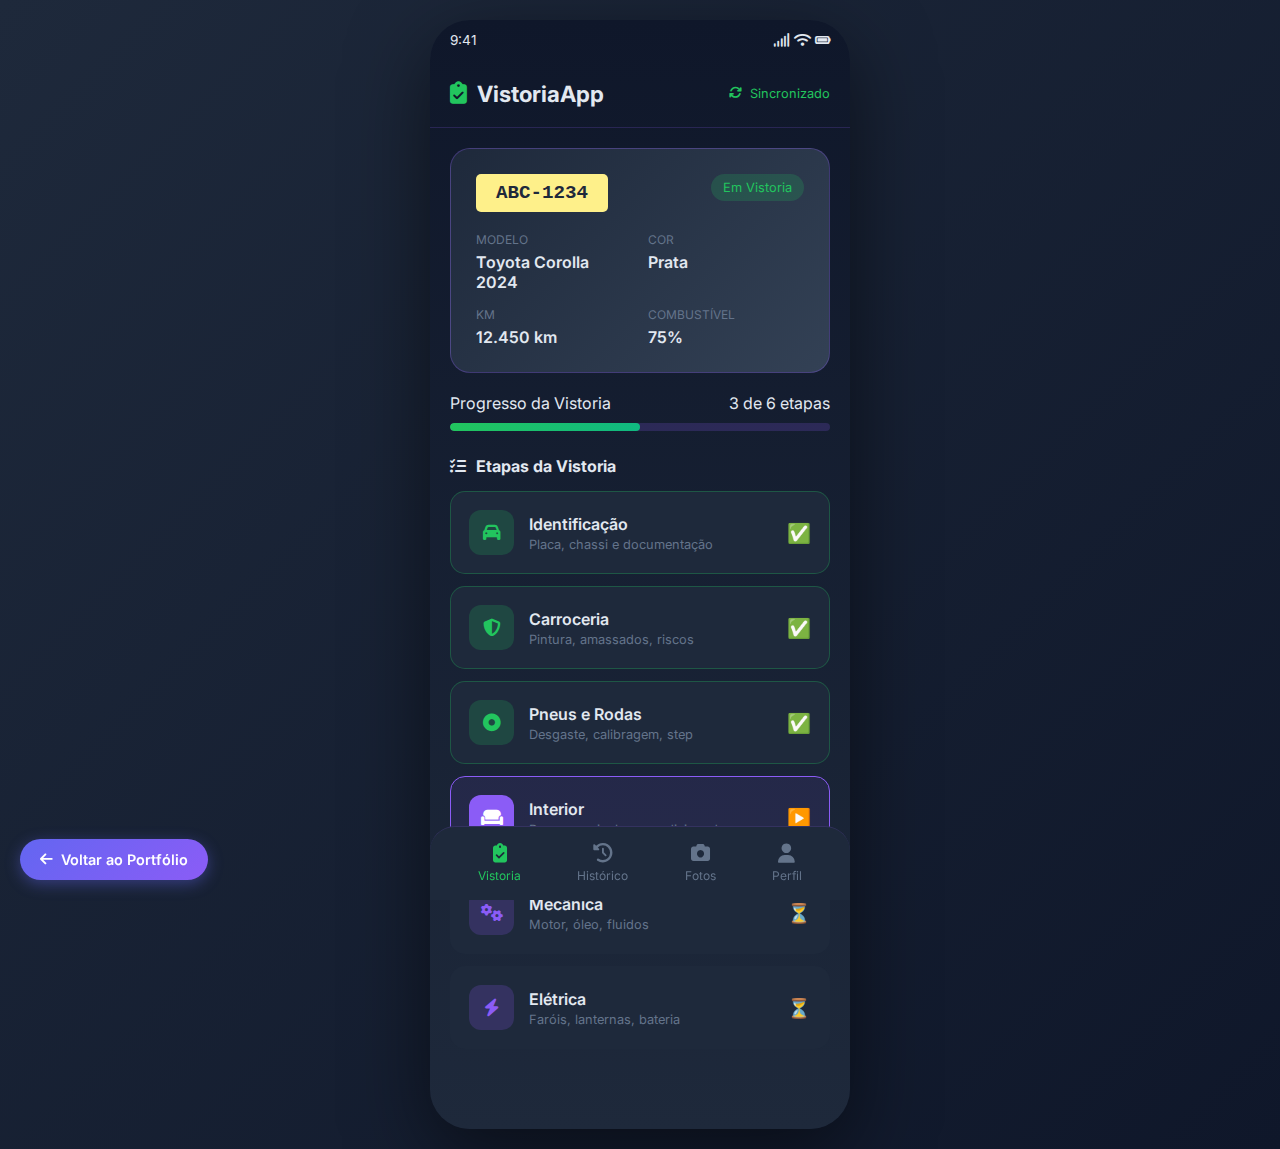
<file: projects/vistoria-app/index.html>
<!DOCTYPE html>
<html lang="pt-BR">
<head>
    <meta charset="UTF-8">
    <meta name="viewport" content="width=device-width, initial-scale=1.0">
    <title>VistoriaApp - Inspeção de Veículos</title>
    <link href="https://fonts.googleapis.com/css2?family=Inter:wght@300;400;500;600;700&display=swap" rel="stylesheet">
    <link rel="stylesheet" href="https://cdnjs.cloudflare.com/ajax/libs/font-awesome/6.4.0/css/all.min.css">
    <style>
        * {
            margin: 0;
            padding: 0;
            box-sizing: border-box;
        }

        body {
            font-family: 'Inter', sans-serif;
            background: #0f172a;
            color: #e2e8f0;
            min-height: 100vh;
        }

        .mobile-frame {
            max-width: 420px;
            margin: 0 auto;
            min-height: 100vh;
            background: linear-gradient(180deg, #0f172a 0%, #1e293b 100%);
            position: relative;
            padding-bottom: 80px;
        }

        .status-bar {
            display: flex;
            justify-content: space-between;
            padding: 12px 20px;
            font-size: 0.85rem;
        }

        .header {
            padding: 20px;
            display: flex;
            justify-content: space-between;
            align-items: center;
            border-bottom: 1px solid rgba(139, 92, 246, 0.2);
        }

        .header h1 {
            font-size: 1.4rem;
            display: flex;
            align-items: center;
            gap: 10px;
        }

        .header h1 i {
            color: #22c55e;
        }

        .sync-status {
            display: flex;
            align-items: center;
            gap: 8px;
            font-size: 0.8rem;
            color: #22c55e;
        }

        .sync-status i {
            animation: spin 2s linear infinite;
        }

        @keyframes spin {
            from { transform: rotate(0deg); }
            to { transform: rotate(360deg); }
        }

        /* Vehicle Info */
        .vehicle-card {
            margin: 20px;
            background: linear-gradient(135deg, #1e293b, #334155);
            border-radius: 20px;
            padding: 25px;
            border: 1px solid rgba(139, 92, 246, 0.3);
        }

        .vehicle-header {
            display: flex;
            justify-content: space-between;
            align-items: flex-start;
            margin-bottom: 20px;
        }

        .vehicle-plate {
            background: #fef08a;
            color: #1e293b;
            padding: 8px 20px;
            border-radius: 5px;
            font-weight: 700;
            font-size: 1.2rem;
            font-family: 'Courier New', monospace;
        }

        .vehicle-status {
            background: rgba(34, 197, 94, 0.2);
            color: #22c55e;
            padding: 6px 12px;
            border-radius: 20px;
            font-size: 0.8rem;
        }

        .vehicle-details {
            display: grid;
            grid-template-columns: 1fr 1fr;
            gap: 15px;
        }

        .detail-item {
            display: flex;
            flex-direction: column;
            gap: 5px;
        }

        .detail-label {
            font-size: 0.75rem;
            color: #64748b;
            text-transform: uppercase;
        }

        .detail-value {
            font-weight: 600;
        }

        /* Progress */
        .progress-section {
            padding: 0 20px;
            margin-bottom: 25px;
        }

        .progress-header {
            display: flex;
            justify-content: space-between;
            margin-bottom: 10px;
        }

        .progress-bar {
            height: 8px;
            background: rgba(139, 92, 246, 0.2);
            border-radius: 4px;
            overflow: hidden;
        }

        .progress-fill {
            height: 100%;
            background: linear-gradient(90deg, #22c55e, #10b981);
            border-radius: 4px;
            transition: width 0.5s ease;
        }

        /* Inspection Steps */
        .steps-section {
            padding: 0 20px;
        }

        .section-title {
            font-size: 1rem;
            margin-bottom: 15px;
            display: flex;
            align-items: center;
            gap: 10px;
        }

        .steps-list {
            display: flex;
            flex-direction: column;
            gap: 12px;
        }

        .step-item {
            background: #1e293b;
            border-radius: 15px;
            padding: 18px;
            display: flex;
            align-items: center;
            gap: 15px;
            cursor: pointer;
            transition: all 0.3s;
            border: 1px solid transparent;
        }

        .step-item:hover {
            border-color: rgba(139, 92, 246, 0.5);
            transform: translateX(5px);
        }

        .step-item.completed {
            border-color: rgba(34, 197, 94, 0.3);
        }

        .step-item.active {
            border-color: #8b5cf6;
            background: rgba(139, 92, 246, 0.1);
        }

        .step-icon {
            width: 45px;
            height: 45px;
            border-radius: 12px;
            display: flex;
            align-items: center;
            justify-content: center;
            font-size: 1.1rem;
        }

        .step-item.completed .step-icon {
            background: rgba(34, 197, 94, 0.2);
            color: #22c55e;
        }

        .step-item.pending .step-icon {
            background: rgba(139, 92, 246, 0.2);
            color: #8b5cf6;
        }

        .step-item.active .step-icon {
            background: #8b5cf6;
            color: white;
        }

        .step-info {
            flex: 1;
        }

        .step-name {
            font-weight: 600;
            margin-bottom: 3px;
        }

        .step-desc {
            font-size: 0.8rem;
            color: #64748b;
        }

        .step-status {
            font-size: 1.2rem;
        }

        /* Bottom Navigation */
        .bottom-nav {
            position: fixed;
            bottom: 0;
            left: 50%;
            transform: translateX(-50%);
            width: 100%;
            max-width: 420px;
            background: #1e293b;
            padding: 12px 20px;
            display: flex;
            justify-content: space-around;
            border-radius: 25px 25px 0 0;
            border-top: 1px solid rgba(139, 92, 246, 0.2);
        }

        .nav-item {
            display: flex;
            flex-direction: column;
            align-items: center;
            gap: 5px;
            color: #64748b;
            text-decoration: none;
            font-size: 0.75rem;
            transition: color 0.3s;
            padding: 5px 15px;
        }

        .nav-item.active {
            color: #22c55e;
        }

        .nav-item i {
            font-size: 1.2rem;
        }

        /* Modal */
        .modal {
            display: none;
            position: fixed;
            inset: 0;
            background: rgba(0, 0, 0, 0.9);
            z-index: 1000;
            align-items: flex-end;
        }

        .modal.active {
            display: flex;
        }

        .modal-content {
            background: #1e293b;
            border-radius: 25px 25px 0 0;
            padding: 30px;
            width: 100%;
            max-width: 420px;
            margin: 0 auto;
            max-height: 85vh;
            overflow-y: auto;
            animation: slideUp 0.3s ease;
        }

        @keyframes slideUp {
            from { transform: translateY(100%); }
            to { transform: translateY(0); }
        }

        .modal-header {
            display: flex;
            justify-content: space-between;
            align-items: center;
            margin-bottom: 25px;
        }

        .modal-header h2 {
            font-size: 1.2rem;
            display: flex;
            align-items: center;
            gap: 10px;
        }

        .close-modal {
            background: rgba(239, 68, 68, 0.2);
            border: none;
            color: #ef4444;
            width: 35px;
            height: 35px;
            border-radius: 50%;
            cursor: pointer;
            font-size: 1.2rem;
        }

        /* Checklist */
        .checklist {
            display: flex;
            flex-direction: column;
            gap: 15px;
            margin-bottom: 25px;
        }

        .check-item {
            display: flex;
            align-items: center;
            gap: 15px;
            padding: 15px;
            background: #0f172a;
            border-radius: 12px;
            cursor: pointer;
        }

        .checkbox {
            width: 28px;
            height: 28px;
            border: 2px solid #64748b;
            border-radius: 8px;
            display: flex;
            align-items: center;
            justify-content: center;
            transition: all 0.3s;
        }

        .check-item.checked .checkbox {
            background: #22c55e;
            border-color: #22c55e;
        }

        .check-item.checked .checkbox i {
            color: white;
        }

        .checkbox i {
            color: transparent;
        }

        .check-label {
            flex: 1;
        }

        /* Photo Capture */
        .photo-section {
            margin-bottom: 25px;
        }

        .photo-grid {
            display: grid;
            grid-template-columns: repeat(3, 1fr);
            gap: 10px;
            margin-top: 15px;
        }

        .photo-slot {
            aspect-ratio: 1;
            background: #0f172a;
            border: 2px dashed rgba(139, 92, 246, 0.3);
            border-radius: 12px;
            display: flex;
            flex-direction: column;
            align-items: center;
            justify-content: center;
            cursor: pointer;
            transition: all 0.3s;
        }

        .photo-slot:hover {
            border-color: #8b5cf6;
            background: rgba(139, 92, 246, 0.1);
        }

        .photo-slot.filled {
            background: linear-gradient(135deg, rgba(34, 197, 94, 0.2), rgba(16, 185, 129, 0.1));
            border: 2px solid #22c55e;
        }

        .photo-slot i {
            font-size: 1.5rem;
            color: #64748b;
            margin-bottom: 5px;
        }

        .photo-slot.filled i {
            color: #22c55e;
        }

        .photo-slot span {
            font-size: 0.7rem;
            color: #64748b;
        }

        /* Observation */
        .observation-input {
            width: 100%;
            padding: 15px;
            background: #0f172a;
            border: 1px solid rgba(139, 92, 246, 0.3);
            border-radius: 12px;
            color: #e2e8f0;
            font-size: 0.95rem;
            resize: none;
            height: 100px;
            margin-bottom: 20px;
        }

        .observation-input:focus {
            outline: none;
            border-color: #8b5cf6;
        }

        /* Buttons */
        .btn {
            width: 100%;
            padding: 16px;
            border-radius: 12px;
            border: none;
            font-weight: 600;
            font-size: 1rem;
            cursor: pointer;
            display: flex;
            align-items: center;
            justify-content: center;
            gap: 10px;
            transition: all 0.3s;
        }

        .btn-success {
            background: linear-gradient(135deg, #22c55e, #10b981);
            color: white;
        }

        .btn-success:hover {
            transform: translateY(-2px);
            box-shadow: 0 5px 20px rgba(34, 197, 94, 0.4);
        }

        .back-btn {
            position: fixed;
            top: 15px;
            right: 15px;
            background: rgba(34, 197, 94, 0.9);
            border: none;
            color: white;
            padding: 10px 20px;
            border-radius: 8px;
            text-decoration: none;
            font-weight: 500;
            transition: all 0.3s;
            z-index: 100;
            display: flex;
            align-items: center;
            gap: 8px;
        }

        .back-btn:hover {
            background: #16a34a;
        }

        /* Page Navigation System */
        .page-content {
            display: none;
            animation: fadeInPage 0.4s ease;
        }
        .page-content.active {
            display: block;
        }
        @keyframes fadeInPage {
            from { opacity: 0; transform: translateY(10px); }
            to { opacity: 1; transform: translateY(0); }
        }

        /* History Page */
        .history-page {
            padding: 20px;
        }
        .history-header {
            display: flex;
            justify-content: space-between;
            align-items: center;
            margin-bottom: 20px;
        }
        .history-header h2 {
            font-size: 1.2rem;
            display: flex;
            align-items: center;
            gap: 10px;
        }
        .history-filter {
            display: flex;
            gap: 10px;
            margin-bottom: 20px;
        }
        .history-filter button {
            padding: 8px 16px;
            border-radius: 20px;
            background: rgba(34, 197, 94, 0.1);
            color: #94a3b8;
            border: none;
            font-size: 0.85rem;
            cursor: pointer;
            transition: all 0.3s;
        }
        .history-filter button.active {
            background: #22c55e;
            color: white;
        }
        .history-list {
            display: flex;
            flex-direction: column;
            gap: 15px;
        }
        .history-item {
            background: #1e293b;
            border-radius: 15px;
            padding: 18px;
            border-left: 4px solid #22c55e;
        }
        .history-item.pending {
            border-left-color: #f59e0b;
        }
        .history-item-header {
            display: flex;
            justify-content: space-between;
            align-items: flex-start;
            margin-bottom: 12px;
        }
        .history-plate {
            background: #fef08a;
            color: #1e293b;
            padding: 5px 12px;
            border-radius: 5px;
            font-weight: 700;
            font-family: 'Courier New', monospace;
            font-size: 0.9rem;
        }
        .history-date {
            font-size: 0.8rem;
            color: #64748b;
        }
        .history-item-body {
            display: flex;
            justify-content: space-between;
            align-items: center;
        }
        .history-model {
            font-weight: 600;
        }
        .history-status {
            padding: 5px 12px;
            border-radius: 20px;
            font-size: 0.75rem;
            font-weight: 600;
        }
        .history-status.completed {
            background: rgba(34, 197, 94, 0.2);
            color: #22c55e;
        }
        .history-status.pending {
            background: rgba(245, 158, 11, 0.2);
            color: #f59e0b;
        }

        /* Photos Page */
        .photos-page {
            padding: 20px;
        }
        .photos-header {
            display: flex;
            justify-content: space-between;
            align-items: center;
            margin-bottom: 20px;
        }
        .photos-header h2 {
            font-size: 1.2rem;
            display: flex;
            align-items: center;
            gap: 10px;
        }
        .photos-stats {
            display: grid;
            grid-template-columns: 1fr 1fr;
            gap: 15px;
            margin-bottom: 25px;
        }
        .photo-stat-card {
            background: #1e293b;
            border-radius: 15px;
            padding: 20px;
            text-align: center;
        }
        .photo-stat-value {
            font-size: 1.8rem;
            font-weight: 700;
            color: #22c55e;
        }
        .photo-stat-label {
            font-size: 0.8rem;
            color: #64748b;
        }
        .photos-grid {
            display: grid;
            grid-template-columns: repeat(3, 1fr);
            gap: 10px;
        }
        .photo-thumb {
            aspect-ratio: 1;
            background: linear-gradient(135deg, #1e293b, #334155);
            border-radius: 12px;
            display: flex;
            flex-direction: column;
            align-items: center;
            justify-content: center;
            border: 1px solid rgba(34, 197, 94, 0.3);
        }
        .photo-thumb i {
            font-size: 1.5rem;
            color: #22c55e;
            margin-bottom: 5px;
        }
        .photo-thumb span {
            font-size: 0.7rem;
            color: #64748b;
        }

        /* Profile Page */
        .profile-page {
            padding: 20px;
        }
        .profile-card {
            background: linear-gradient(135deg, #1e293b, #334155);
            border-radius: 20px;
            padding: 25px;
            text-align: center;
            margin-bottom: 25px;
            border: 1px solid rgba(34, 197, 94, 0.3);
        }
        .profile-avatar {
            width: 80px;
            height: 80px;
            border-radius: 50%;
            background: linear-gradient(135deg, #22c55e, #10b981);
            display: flex;
            align-items: center;
            justify-content: center;
            font-size: 2rem;
            margin: 0 auto 15px;
        }
        .profile-name {
            font-size: 1.3rem;
            font-weight: 700;
            margin-bottom: 5px;
        }
        .profile-role {
            color: #64748b;
            font-size: 0.9rem;
        }
        .profile-stats-row {
            display: grid;
            grid-template-columns: repeat(3, 1fr);
            gap: 15px;
            margin-bottom: 25px;
        }
        .profile-stat {
            background: #1e293b;
            border-radius: 12px;
            padding: 15px;
            text-align: center;
        }
        .profile-stat-value {
            font-size: 1.2rem;
            font-weight: 700;
            color: #22c55e;
        }
        .profile-stat-label {
            font-size: 0.7rem;
            color: #64748b;
        }
        .profile-menu {
            display: flex;
            flex-direction: column;
            gap: 10px;
        }
        .profile-menu-item {
            background: #1e293b;
            border-radius: 12px;
            padding: 15px 18px;
            display: flex;
            align-items: center;
            gap: 15px;
            cursor: pointer;
            transition: all 0.3s;
        }
        .profile-menu-item:hover {
            background: rgba(34, 197, 94, 0.1);
        }
        .profile-menu-item i {
            color: #22c55e;
            width: 20px;
        }
        .profile-menu-item span {
            flex: 1;
        }
        .profile-menu-item .arrow {
            color: #64748b;
        }

        @media (min-width: 768px) {
            body {
                background: linear-gradient(135deg, #1e293b 0%, #0f172a 100%);
                display: flex;
                align-items: center;
                justify-content: center;
                padding: 20px;
            }
            .mobile-frame {
                border-radius: 40px;
                min-height: 800px;
                box-shadow: 0 25px 80px rgba(0, 0, 0, 0.5);
                overflow: hidden;
            }
        }

        /* Back to Portfolio Button */
        .back-to-portfolio {
            position: fixed;
            bottom: 20px;
            left: 20px;
            z-index: 9999;
            background: linear-gradient(135deg, #6366f1, #8b5cf6);
            color: white;
            padding: 12px 20px;
            border-radius: 50px;
            text-decoration: none;
            font-weight: 600;
            font-size: 0.9rem;
            display: flex;
            align-items: center;
            gap: 8px;
            box-shadow: 0 4px 15px rgba(99, 102, 241, 0.4);
            transition: all 0.3s ease;
        }

        .back-to-portfolio:hover {
            transform: translateY(-2px);
            box-shadow: 0 6px 20px rgba(99, 102, 241, 0.5);
        }
    </style>
</head>
<body>
    <a href="../../index.html#projects" class="back-to-portfolio">
        <i class="fas fa-arrow-left"></i> Voltar ao Portfólio
    </a>

    <div class="mobile-frame">
        <div class="status-bar">
            <span>9:41</span>
            <span>
                <i class="fas fa-signal"></i>
                <i class="fas fa-wifi"></i>
                <i class="fas fa-battery-full"></i>
            </span>
        </div>

        <div class="header">
            <h1><i class="fas fa-clipboard-check"></i> VistoriaApp</h1>
            <div class="sync-status">
                <i class="fas fa-sync"></i>
                <span>Sincronizado</span>
            </div>
        </div>

        <!-- PÁGINA VISTORIA -->
        <div class="page-content active" id="page-vistoria">
            <div class="vehicle-card">
                <div class="vehicle-header">
                    <div class="vehicle-plate">ABC-1234</div>
                    <div class="vehicle-status">Em Vistoria</div>
                </div>
                <div class="vehicle-details">
                    <div class="detail-item">
                        <span class="detail-label">Modelo</span>
                        <span class="detail-value">Toyota Corolla 2024</span>
                    </div>
                    <div class="detail-item">
                        <span class="detail-label">Cor</span>
                        <span class="detail-value">Prata</span>
                    </div>
                    <div class="detail-item">
                        <span class="detail-label">Km</span>
                        <span class="detail-value">12.450 km</span>
                    </div>
                    <div class="detail-item">
                        <span class="detail-label">Combustível</span>
                        <span class="detail-value">75%</span>
                    </div>
                </div>
            </div>

            <div class="progress-section">
                <div class="progress-header">
                    <span>Progresso da Vistoria</span>
                    <span id="progressText">3 de 6 etapas</span>
                </div>
                <div class="progress-bar">
                    <div class="progress-fill" id="progressFill" style="width: 50%;"></div>
                </div>
            </div>

            <div class="steps-section">
                <h2 class="section-title"><i class="fas fa-list-check"></i> Etapas da Vistoria</h2>
                <div class="steps-list">
                    <div class="step-item completed" data-step="1">
                        <div class="step-icon"><i class="fas fa-car"></i></div>
                        <div class="step-info">
                            <div class="step-name">Identificação</div>
                            <div class="step-desc">Placa, chassi e documentação</div>
                        </div>
                        <div class="step-status">✅</div>
                    </div>
                    <div class="step-item completed" data-step="2">
                        <div class="step-icon"><i class="fas fa-shield-halved"></i></div>
                        <div class="step-info">
                            <div class="step-name">Carroceria</div>
                            <div class="step-desc">Pintura, amassados, riscos</div>
                        </div>
                        <div class="step-status">✅</div>
                    </div>
                    <div class="step-item completed" data-step="3">
                        <div class="step-icon"><i class="fas fa-circle-dot"></i></div>
                        <div class="step-info">
                            <div class="step-name">Pneus e Rodas</div>
                            <div class="step-desc">Desgaste, calibragem, step</div>
                        </div>
                        <div class="step-status">✅</div>
                    </div>
                    <div class="step-item active" data-step="4" onclick="openModal('interior')">
                        <div class="step-icon"><i class="fas fa-couch"></i></div>
                        <div class="step-info">
                            <div class="step-name">Interior</div>
                            <div class="step-desc">Bancos, painel, ar-condicionado</div>
                        </div>
                        <div class="step-status">▶️</div>
                    </div>
                    <div class="step-item pending" data-step="5" onclick="openModal('mecanica')">
                        <div class="step-icon"><i class="fas fa-gears"></i></div>
                        <div class="step-info">
                            <div class="step-name">Mecânica</div>
                            <div class="step-desc">Motor, óleo, fluidos</div>
                        </div>
                        <div class="step-status">⏳</div>
                    </div>
                    <div class="step-item pending" data-step="6" onclick="openModal('eletrica')">
                        <div class="step-icon"><i class="fas fa-bolt"></i></div>
                        <div class="step-info">
                            <div class="step-name">Elétrica</div>
                            <div class="step-desc">Faróis, lanternas, bateria</div>
                        </div>
                        <div class="step-status">⏳</div>
                    </div>
                </div>
            </div>
        </div>

        <!-- PÁGINA HISTÓRICO -->
        <div class="page-content" id="page-historico">
            <div class="history-page">
                <div class="history-header">
                    <h2><i class="fas fa-history" style="color: #22c55e;"></i> Histórico</h2>
                </div>

                <div class="history-filter">
                    <button class="active">Todas</button>
                    <button>Concluídas</button>
                    <button>Pendentes</button>
                </div>

                <div class="history-list">
                    <div class="history-item">
                        <div class="history-item-header">
                            <div class="history-plate">ABC-1234</div>
                            <div class="history-date">Hoje, 14:30</div>
                        </div>
                        <div class="history-item-body">
                            <div class="history-model">Toyota Corolla 2024</div>
                            <div class="history-status pending">Em Andamento</div>
                        </div>
                    </div>
                    <div class="history-item">
                        <div class="history-item-header">
                            <div class="history-plate">XYZ-5678</div>
                            <div class="history-date">Ontem, 16:45</div>
                        </div>
                        <div class="history-item-body">
                            <div class="history-model">Honda Civic 2023</div>
                            <div class="history-status completed">Concluída</div>
                        </div>
                    </div>
                    <div class="history-item">
                        <div class="history-item-header">
                            <div class="history-plate">DEF-9012</div>
                            <div class="history-date">27/01/2026</div>
                        </div>
                        <div class="history-item-body">
                            <div class="history-model">VW Golf 2024</div>
                            <div class="history-status completed">Concluída</div>
                        </div>
                    </div>
                    <div class="history-item">
                        <div class="history-item-header">
                            <div class="history-plate">GHI-3456</div>
                            <div class="history-date">26/01/2026</div>
                        </div>
                        <div class="history-item-body">
                            <div class="history-model">Fiat Pulse 2025</div>
                            <div class="history-status completed">Concluída</div>
                        </div>
                    </div>
                    <div class="history-item">
                        <div class="history-item-header">
                            <div class="history-plate">JKL-7890</div>
                            <div class="history-date">25/01/2026</div>
                        </div>
                        <div class="history-item-body">
                            <div class="history-model">Jeep Compass 2024</div>
                            <div class="history-status completed">Concluída</div>
                        </div>
                    </div>
                </div>
            </div>
        </div>

        <!-- PÁGINA FOTOS -->
        <div class="page-content" id="page-fotos">
            <div class="photos-page">
                <div class="photos-header">
                    <h2><i class="fas fa-camera" style="color: #22c55e;"></i> Galeria de Fotos</h2>
                </div>

                <div class="photos-stats">
                    <div class="photo-stat-card">
                        <div class="photo-stat-value">48</div>
                        <div class="photo-stat-label">Total de Fotos</div>
                    </div>
                    <div class="photo-stat-card">
                        <div class="photo-stat-value">12</div>
                        <div class="photo-stat-label">Veículos</div>
                    </div>
                </div>

                <h3 style="font-size: 1rem; margin-bottom: 15px;">
                    <i class="fas fa-car" style="color: #22c55e;"></i> ABC-1234 (Atual)
                </h3>
                <div class="photos-grid">
                    <div class="photo-thumb">
                        <i class="fas fa-image"></i>
                        <span>Frente</span>
                    </div>
                    <div class="photo-thumb">
                        <i class="fas fa-image"></i>
                        <span>Traseira</span>
                    </div>
                    <div class="photo-thumb">
                        <i class="fas fa-image"></i>
                        <span>Lateral E</span>
                    </div>
                    <div class="photo-thumb">
                        <i class="fas fa-image"></i>
                        <span>Lateral D</span>
                    </div>
                    <div class="photo-thumb">
                        <i class="fas fa-image"></i>
                        <span>Interior</span>
                    </div>
                    <div class="photo-thumb">
                        <i class="fas fa-image"></i>
                        <span>Motor</span>
                    </div>
                </div>

                <h3 style="font-size: 1rem; margin: 25px 0 15px;">
                    <i class="fas fa-car" style="color: #64748b;"></i> XYZ-5678 (Ontem)
                </h3>
                <div class="photos-grid">
                    <div class="photo-thumb">
                        <i class="fas fa-image"></i>
                        <span>Frente</span>
                    </div>
                    <div class="photo-thumb">
                        <i class="fas fa-image"></i>
                        <span>Traseira</span>
                    </div>
                    <div class="photo-thumb">
                        <i class="fas fa-image"></i>
                        <span>Lateral E</span>
                    </div>
                </div>
            </div>
        </div>

        <!-- PÁGINA PERFIL -->
        <div class="page-content" id="page-perfil">
            <div class="profile-page">
                <div class="profile-card">
                    <div class="profile-avatar">
                        <i class="fas fa-user"></i>
                    </div>
                    <div class="profile-name">Carlos Vistoriador</div>
                    <div class="profile-role">Vistoriador Sênior</div>
                </div>

                <div class="profile-stats-row">
                    <div class="profile-stat">
                        <div class="profile-stat-value">156</div>
                        <div class="profile-stat-label">Vistorias</div>
                    </div>
                    <div class="profile-stat">
                        <div class="profile-stat-value">98%</div>
                        <div class="profile-stat-label">Aprovação</div>
                    </div>
                    <div class="profile-stat">
                        <div class="profile-stat-value">4.9</div>
                        <div class="profile-stat-label">Avaliação</div>
                    </div>
                </div>

                <div class="profile-menu">
                    <div class="profile-menu-item">
                        <i class="fas fa-user-edit"></i>
                        <span>Editar Perfil</span>
                        <i class="fas fa-chevron-right arrow"></i>
                    </div>
                    <div class="profile-menu-item">
                        <i class="fas fa-bell"></i>
                        <span>Notificações</span>
                        <i class="fas fa-chevron-right arrow"></i>
                    </div>
                    <div class="profile-menu-item">
                        <i class="fas fa-shield-halved"></i>
                        <span>Privacidade</span>
                        <i class="fas fa-chevron-right arrow"></i>
                    </div>
                    <div class="profile-menu-item">
                        <i class="fas fa-cloud-arrow-down"></i>
                        <span>Sincronização</span>
                        <i class="fas fa-chevron-right arrow"></i>
                    </div>
                    <div class="profile-menu-item">
                        <i class="fas fa-question-circle"></i>
                        <span>Ajuda</span>
                        <i class="fas fa-chevron-right arrow"></i>
                    </div>
                    <div class="profile-menu-item" style="color: #ef4444;">
                        <i class="fas fa-sign-out-alt" style="color: #ef4444;"></i>
                        <span>Sair</span>
                        <i class="fas fa-chevron-right arrow"></i>
                    </div>
                </div>
            </div>
        </div>

        <nav class="bottom-nav">
            <a href="#" class="nav-item active" data-page="vistoria">
                <i class="fas fa-clipboard-check"></i>
                <span>Vistoria</span>
            </a>
            <a href="#" class="nav-item" data-page="historico">
                <i class="fas fa-history"></i>
                <span>Histórico</span>
            </a>
            <a href="#" class="nav-item" data-page="fotos">
                <i class="fas fa-camera"></i>
                <span>Fotos</span>
            </a>
            <a href="#" class="nav-item" data-page="perfil">
                <i class="fas fa-user"></i>
                <span>Perfil</span>
            </a>
        </nav>
    </div>

    <!-- Modal de Inspeção -->
    <div class="modal" id="inspectionModal">
        <div class="modal-content">
            <div class="modal-header">
                <h2><i class="fas fa-couch"></i> <span id="modalTitle">Interior</span></h2>
                <button class="close-modal" onclick="closeModal()">&times;</button>
            </div>

            <div class="checklist" id="checklist">
                <div class="check-item" onclick="toggleCheck(this)">
                    <div class="checkbox"><i class="fas fa-check"></i></div>
                    <span class="check-label">Bancos em bom estado</span>
                </div>
                <div class="check-item" onclick="toggleCheck(this)">
                    <div class="checkbox"><i class="fas fa-check"></i></div>
                    <span class="check-label">Cintos de segurança funcionais</span>
                </div>
                <div class="check-item" onclick="toggleCheck(this)">
                    <div class="checkbox"><i class="fas fa-check"></i></div>
                    <span class="check-label">Ar-condicionado funcionando</span>
                </div>
                <div class="check-item" onclick="toggleCheck(this)">
                    <div class="checkbox"><i class="fas fa-check"></i></div>
                    <span class="check-label">Painel sem avarias</span>
                </div>
                <div class="check-item" onclick="toggleCheck(this)">
                    <div class="checkbox"><i class="fas fa-check"></i></div>
                    <span class="check-label">Vidros elétricos operantes</span>
                </div>
            </div>

            <div class="photo-section">
                <h3 style="font-size: 0.95rem; margin-bottom: 10px;">📸 Registro Fotográfico</h3>
                <div class="photo-grid">
                    <div class="photo-slot" onclick="capturePhoto(this, 0)">
                        <i class="fas fa-camera"></i>
                        <span>Foto 1</span>
                    </div>
                    <div class="photo-slot" onclick="capturePhoto(this, 1)">
                        <i class="fas fa-camera"></i>
                        <span>Foto 2</span>
                    </div>
                    <div class="photo-slot" onclick="capturePhoto(this, 2)">
                        <i class="fas fa-camera"></i>
                        <span>Foto 3</span>
                    </div>
                </div>
            </div>

            <h3 style="font-size: 0.95rem; margin-bottom: 10px;">📝 Observações</h3>
            <textarea class="observation-input" placeholder="Digite observações adicionais..."></textarea>

            <button class="btn btn-success" onclick="saveStep()">
                <i class="fas fa-check-circle"></i> Concluir Etapa
            </button>
        </div>
    </div>

    <script>
        // ===== DADOS DA VISTORIA =====
        let vistoriaData = JSON.parse(localStorage.getItem('vistoriaData')) || {
            placa: 'ABC-1234',
            modelo: 'Civic EXL',
            fabricante: 'Honda',
            ano: '2023',
            km: '12.450',
            completedSteps: 3,
            totalSteps: 6,
            checklist: {},
            photos: {},
            observations: {},
            signature: null,
            startTime: new Date().toISOString()
        };

        let completedSteps = vistoriaData.completedSteps;
        const totalSteps = vistoriaData.totalSteps;
        let currentInspectionType = '';

        // ===== SALVAR NO LOCALSTORAGE =====
        function saveToStorage() {
            vistoriaData.completedSteps = completedSteps;
            localStorage.setItem('vistoriaData', JSON.stringify(vistoriaData));
        }

        // ===== MODAL DE INSPEÇÃO =====
        function openModal(type) {
            currentInspectionType = type;
            const titles = {
                'interior': 'Interior',
                'mecanica': 'Mecânica',
                'eletrica': 'Elétrica',
                'carroceria': 'Carroceria',
                'pneus': 'Pneus e Rodas',
                'documentos': 'Documentos'
            };
            
            const checklists = {
                'interior': [
                    'Bancos em bom estado',
                    'Cintos de segurança funcionais',
                    'Ar-condicionado funcionando',
                    'Painel sem avarias',
                    'Vidros elétricos operantes',
                    'Tapetes e revestimentos OK',
                    'Retrovisor interno OK'
                ],
                'mecanica': [
                    'Nível de óleo adequado',
                    'Fluido de freio OK',
                    'Fluido de arrefecimento OK',
                    'Correia em bom estado',
                    'Sem vazamentos visíveis',
                    'Motor liga sem ruídos',
                    'Freio de mão funcional'
                ],
                'eletrica': [
                    'Faróis dianteiros OK',
                    'Farol de neblina OK',
                    'Lanternas traseiras OK',
                    'Luz de freio OK',
                    'Setas funcionando',
                    'Bateria com carga',
                    'Luzes internas OK',
                    'Som funcionando'
                ],
                'carroceria': [
                    'Pintura sem riscos',
                    'Para-choques íntegros',
                    'Vidros sem trincas',
                    'Retrovisores externos OK',
                    'Portas abrindo/fechando',
                    'Porta-malas OK',
                    'Capô OK'
                ],
                'pneus': [
                    'Pneu dianteiro esquerdo OK',
                    'Pneu dianteiro direito OK',
                    'Pneu traseiro esquerdo OK',
                    'Pneu traseiro direito OK',
                    'Estepe em bom estado',
                    'Calibragem adequada',
                    'Rodas sem danos'
                ],
                'documentos': [
                    'CRLV em dia',
                    'IPVA pago',
                    'Licenciamento atual',
                    'Seguro vigente',
                    'Manual do proprietário',
                    'Chave reserva presente'
                ]
            };

            document.getElementById('modalTitle').textContent = titles[type] || 'Inspeção';
            
            const checklist = document.getElementById('checklist');
            checklist.innerHTML = '';
            
            const savedChecklist = vistoriaData.checklist[type] || [];
            
            (checklists[type] || checklists['interior']).forEach((item, index) => {
                const isChecked = savedChecklist.includes(index);
                checklist.innerHTML += `
                    <div class="check-item ${isChecked ? 'checked' : ''}" onclick="toggleCheck(this, ${index})">
                        <div class="checkbox"><i class="fas fa-check"></i></div>
                        <span class="check-label">${item}</span>
                    </div>
                `;
            });

            // Restaurar fotos
            const savedPhotos = vistoriaData.photos[type] || [];
            const photoSlots = document.querySelectorAll('.photo-slot');
            photoSlots.forEach((slot, index) => {
                if (savedPhotos[index]) {
                    slot.classList.add('filled');
                    slot.innerHTML = `<img src="${savedPhotos[index]}" alt="Foto ${index + 1}" style="width: 100%; height: 100%; object-fit: cover; border-radius: 8px;">`;
                } else {
                    slot.classList.remove('filled');
                    slot.innerHTML = `<i class="fas fa-camera"></i><span>Foto ${index + 1}</span>`;
                }
            });

            // Restaurar observação
            const textarea = document.querySelector('.observation-input');
            textarea.value = vistoriaData.observations[type] || '';

            document.getElementById('inspectionModal').classList.add('active');
        }

        function closeModal() {
            document.getElementById('inspectionModal').classList.remove('active');
        }

        function toggleCheck(item, index) {
            item.classList.toggle('checked');
            
            // Salvar estado
            if (!vistoriaData.checklist[currentInspectionType]) {
                vistoriaData.checklist[currentInspectionType] = [];
            }
            
            if (item.classList.contains('checked')) {
                if (!vistoriaData.checklist[currentInspectionType].includes(index)) {
                    vistoriaData.checklist[currentInspectionType].push(index);
                }
            } else {
                vistoriaData.checklist[currentInspectionType] = vistoriaData.checklist[currentInspectionType].filter(i => i !== index);
            }
            
            saveToStorage();
        }

        function capturePhoto(slot, index) {
            // Simular captura de foto com placeholder aleatório
            const placeholders = [
                'https://picsum.photos/seed/' + Math.random() + '/200/150',
                '[data-uri]'
            ];
            
            const photoUrl = placeholders[1]; // Usando SVG placeholder
            
            slot.classList.add('filled');
            slot.innerHTML = `
                <div style="position: relative; width: 100%; height: 100%;">
                    <div style="background: linear-gradient(135deg, #22c55e, #16a34a); width: 100%; height: 100%; border-radius: 8px; display: flex; flex-direction: column; align-items: center; justify-content: center;">
                        <i class="fas fa-check-circle" style="font-size: 1.5rem; color: white;"></i>
                        <span style="font-size: 0.7rem; color: white; margin-top: 5px;">Capturado</span>
                    </div>
                </div>
            `;
            
            // Salvar
            if (!vistoriaData.photos[currentInspectionType]) {
                vistoriaData.photos[currentInspectionType] = [];
            }
            vistoriaData.photos[currentInspectionType][index] = photoUrl;
            saveToStorage();
            
            // Vibração de feedback (se suportado)
            if (navigator.vibrate) {
                navigator.vibrate(50);
            }
        }

        function saveStep() {
            // Salvar observação
            const textarea = document.querySelector('.observation-input');
            vistoriaData.observations[currentInspectionType] = textarea.value;
            
            completedSteps++;
            if (completedSteps > totalSteps) completedSteps = totalSteps;

            // Update progress
            const progress = (completedSteps / totalSteps) * 100;
            document.getElementById('progressFill').style.width = progress + '%';
            document.getElementById('progressText').textContent = `${completedSteps} de ${totalSteps} etapas`;

            // Update step items
            const steps = document.querySelectorAll('.step-item');
            steps.forEach((step, index) => {
                if (index < completedSteps) {
                    step.classList.remove('active', 'pending');
                    step.classList.add('completed');
                    step.querySelector('.step-status').textContent = '✅';
                } else if (index === completedSteps) {
                    step.classList.remove('completed', 'pending');
                    step.classList.add('active');
                    step.querySelector('.step-status').textContent = '▶️';
                } else {
                    step.classList.remove('completed', 'active');
                    step.classList.add('pending');
                    step.querySelector('.step-status').textContent = '⏳';
                }
            });

            saveToStorage();
            closeModal();

            // Check if completed
            if (completedSteps === totalSteps) {
                setTimeout(() => {
                    showCompletionModal();
                }, 300);
            }
        }

        // ===== MODAL DE CONCLUSÃO =====
        function showCompletionModal() {
            const modal = document.createElement('div');
            modal.className = 'modal active';
            modal.id = 'completionModal';
            modal.innerHTML = `
                <div class="modal-content" style="text-align: center;">
                    <div style="font-size: 4rem; margin-bottom: 20px;">🎉</div>
                    <h2 style="margin-bottom: 15px;">Vistoria Concluída!</h2>
                    <p style="color: #94a3b8; margin-bottom: 25px;">Todas as etapas foram verificadas com sucesso.</p>
                    
                    <div style="background: #0f172a; padding: 20px; border-radius: 12px; margin-bottom: 20px;">
                        <h3 style="font-size: 0.9rem; margin-bottom: 15px;">✍️ Assinatura Digital</h3>
                        <canvas id="signatureCanvas" width="280" height="100" style="background: #1e293b; border-radius: 8px; border: 1px dashed #64748b; cursor: crosshair;"></canvas>
                        <button onclick="clearSignature()" style="margin-top: 10px; padding: 8px 16px; background: rgba(239, 68, 68, 0.2); color: #ef4444; border: none; border-radius: 6px; cursor: pointer;">
                            <i class="fas fa-eraser"></i> Limpar
                        </button>
                    </div>
                    
                    <div style="display: flex; gap: 10px;">
                        <button onclick="generateReport()" style="flex: 1; padding: 14px; background: linear-gradient(135deg, #22c55e, #16a34a); color: white; border: none; border-radius: 10px; font-weight: 600; cursor: pointer; display: flex; align-items: center; justify-content: center; gap: 8px;">
                            <i class="fas fa-file-pdf"></i> Gerar Relatório
                        </button>
                        <button onclick="closeCompletionModal()" style="padding: 14px 20px; background: rgba(100, 116, 139, 0.2); color: #94a3b8; border: none; border-radius: 10px; cursor: pointer;">
                            <i class="fas fa-times"></i>
                        </button>
                    </div>
                </div>
            `;
            document.body.appendChild(modal);
            
            // Inicializar canvas de assinatura
            initSignatureCanvas();
        }

        function closeCompletionModal() {
            const modal = document.getElementById('completionModal');
            if (modal) modal.remove();
        }

        // ===== ASSINATURA DIGITAL =====
        let isDrawing = false;
        let signatureCtx = null;

        function initSignatureCanvas() {
            const canvas = document.getElementById('signatureCanvas');
            if (!canvas) return;
            
            signatureCtx = canvas.getContext('2d');
            signatureCtx.strokeStyle = '#e2e8f0';
            signatureCtx.lineWidth = 2;
            signatureCtx.lineCap = 'round';
            
            canvas.addEventListener('mousedown', startDrawing);
            canvas.addEventListener('mousemove', draw);
            canvas.addEventListener('mouseup', stopDrawing);
            canvas.addEventListener('mouseout', stopDrawing);
            
            // Touch events
            canvas.addEventListener('touchstart', (e) => {
                e.preventDefault();
                const touch = e.touches[0];
                const rect = canvas.getBoundingClientRect();
                startDrawing({ offsetX: touch.clientX - rect.left, offsetY: touch.clientY - rect.top });
            });
            canvas.addEventListener('touchmove', (e) => {
                e.preventDefault();
                const touch = e.touches[0];
                const rect = canvas.getBoundingClientRect();
                draw({ offsetX: touch.clientX - rect.left, offsetY: touch.clientY - rect.top });
            });
            canvas.addEventListener('touchend', stopDrawing);
        }

        function startDrawing(e) {
            isDrawing = true;
            signatureCtx.beginPath();
            signatureCtx.moveTo(e.offsetX, e.offsetY);
        }

        function draw(e) {
            if (!isDrawing) return;
            signatureCtx.lineTo(e.offsetX, e.offsetY);
            signatureCtx.stroke();
        }

        function stopDrawing() {
            isDrawing = false;
        }

        function clearSignature() {
            const canvas = document.getElementById('signatureCanvas');
            if (canvas && signatureCtx) {
                signatureCtx.clearRect(0, 0, canvas.width, canvas.height);
            }
        }

        // ===== GERAR RELATÓRIO =====
        function generateReport() {
            const canvas = document.getElementById('signatureCanvas');
            if (canvas) {
                vistoriaData.signature = canvas.toDataURL();
            }
            
            vistoriaData.endTime = new Date().toISOString();
            saveToStorage();
            
            // Simular geração de PDF
            const reportWindow = window.open('', '_blank');
            reportWindow.document.write(`
                <!DOCTYPE html>
                <html>
                <head>
                    <title>Relatório de Vistoria - ${vistoriaData.placa}</title>
                    <style>
                        body { font-family: Arial, sans-serif; padding: 40px; background: #f8fafc; }
                        .header { text-align: center; margin-bottom: 30px; border-bottom: 2px solid #22c55e; padding-bottom: 20px; }
                        .logo { font-size: 2rem; color: #22c55e; }
                        h1 { margin: 10px 0; color: #1e293b; }
                        .info-grid { display: grid; grid-template-columns: 1fr 1fr; gap: 20px; margin-bottom: 30px; }
                        .info-box { background: white; padding: 20px; border-radius: 10px; box-shadow: 0 2px 10px rgba(0,0,0,0.1); }
                        .info-box h3 { color: #64748b; font-size: 0.8rem; margin-bottom: 5px; }
                        .info-box p { font-size: 1.2rem; font-weight: bold; color: #1e293b; }
                        .section { background: white; padding: 20px; border-radius: 10px; margin-bottom: 20px; box-shadow: 0 2px 10px rgba(0,0,0,0.1); }
                        .section h2 { color: #1e293b; border-bottom: 1px solid #e2e8f0; padding-bottom: 10px; margin-bottom: 15px; }
                        .check-list { list-style: none; padding: 0; }
                        .check-list li { padding: 8px 0; display: flex; align-items: center; gap: 10px; }
                        .check-list li::before { content: '✅'; }
                        .signature-box { text-align: center; margin-top: 30px; }
                        .signature-box img { max-width: 300px; border: 1px solid #e2e8f0; border-radius: 8px; }
                        .footer { text-align: center; margin-top: 40px; color: #64748b; font-size: 0.9rem; }
                        @media print { body { background: white; } .section, .info-box { box-shadow: none; border: 1px solid #e2e8f0; } }
                    </style>
                </head>
                <body>
                    <div class="header">
                        <div class="logo">🚗 VistoriaApp</div>
                        <h1>Relatório de Vistoria Veicular</h1>
                        <p>Gerado em: ${new Date().toLocaleString('pt-BR')}</p>
                    </div>
                    
                    <div class="info-grid">
                        <div class="info-box">
                            <h3>PLACA</h3>
                            <p>${vistoriaData.placa}</p>
                        </div>
                        <div class="info-box">
                            <h3>VEÍCULO</h3>
                            <p>${vistoriaData.fabricante} ${vistoriaData.modelo}</p>
                        </div>
                        <div class="info-box">
                            <h3>ANO</h3>
                            <p>${vistoriaData.ano}</p>
                        </div>
                        <div class="info-box">
                            <h3>QUILOMETRAGEM</h3>
                            <p>${vistoriaData.km} km</p>
                        </div>
                    </div>
                    
                    <div class="section">
                        <h2>📋 Resultado da Inspeção</h2>
                        <p style="font-size: 1.5rem; color: #22c55e; font-weight: bold;">✅ APROVADO</p>
                        <p>Todas as ${totalSteps} etapas foram verificadas com sucesso.</p>
                    </div>
                    
                    <div class="section">
                        <h2>📝 Observações</h2>
                        <p>${Object.values(vistoriaData.observations).filter(o => o).join('<br>') || 'Nenhuma observação registrada.'}</p>
                    </div>
                    
                    ${vistoriaData.signature ? `
                    <div class="signature-box">
                        <h3>Assinatura do Vistoriador</h3>
                        <img src="${vistoriaData.signature}" alt="Assinatura">
                        <p style="margin-top: 10px; color: #64748b;">Vistoriador: João Silva</p>
                    </div>
                    ` : ''}
                    
                    <div class="footer">
                        <p>Este documento foi gerado automaticamente pelo VistoriaApp</p>
                        <p>ID da Vistoria: #VIS-${Date.now().toString(36).toUpperCase()}</p>
                    </div>
                    
                    <script>
                        window.print();
                    <\/script>
                </body>
                </html>
            `);
            
            closeCompletionModal();
        }

        // ===== NOVA VISTORIA =====
        function newInspection() {
            if (confirm('Iniciar nova vistoria? Os dados atuais serão salvos no histórico.')) {
                // Salvar no histórico
                const history = JSON.parse(localStorage.getItem('vistoriaHistory')) || [];
                history.push({...vistoriaData, id: Date.now()});
                localStorage.setItem('vistoriaHistory', JSON.stringify(history));
                
                // Resetar
                localStorage.removeItem('vistoriaData');
                location.reload();
            }
        }

        // ===== NAVEGAÇÃO =====
        document.querySelectorAll('.nav-item').forEach(item => {
            item.addEventListener('click', function(e) {
                e.preventDefault();
                document.querySelectorAll('.nav-item').forEach(i => i.classList.remove('active'));
                this.classList.add('active');
                
                const page = this.getAttribute('data-page');
                if (page) {
                    navigateToPage(page);
                }
            });
        });

        function navigateToPage(pageName) {
            document.querySelectorAll('.page-content').forEach(page => {
                page.classList.remove('active');
            });
            
            const targetPage = document.getElementById('page-' + pageName);
            if (targetPage) {
                targetPage.classList.add('active');
            }

            document.querySelectorAll('.nav-item').forEach(item => {
                item.classList.remove('active');
                if (item.getAttribute('data-page') === pageName) {
                    item.classList.add('active');
                }
            });
        }

        // Filtros do histórico
        document.querySelectorAll('.history-filter button').forEach(btn => {
            btn.addEventListener('click', function() {
                document.querySelectorAll('.history-filter button').forEach(b => b.classList.remove('active'));
                this.classList.add('active');
            });
        });

        // ===== INICIALIZAÇÃO =====
        document.addEventListener('DOMContentLoaded', () => {
            // Restaurar progresso
            const progress = (completedSteps / totalSteps) * 100;
            const progressFill = document.getElementById('progressFill');
            const progressText = document.getElementById('progressText');
            if (progressFill) progressFill.style.width = progress + '%';
            if (progressText) progressText.textContent = `${completedSteps} de ${totalSteps} etapas`;
        });
    </script>
</body>
</html>
</file>
<file: styles.css>
/* ===== VARIÁVEIS ===== */
:root {
    --primary-color: #6366f1;
    --primary-dark: #4f46e5;
    --primary-light: #818cf8;
    --secondary-color: #10b981;
    --accent-color: #f59e0b;
    --dark-color: #0f172a;
    --dark-secondary: #1e293b;
    --dark-tertiary: #334155;
    --light-color: #f8fafc;
    --text-primary: #e2e8f0;
    --text-secondary: #94a3b8;
    --text-dark: #1e293b;
    --gradient-primary: linear-gradient(135deg, var(--primary-color), var(--primary-dark));
    --gradient-accent: linear-gradient(135deg, var(--primary-color), var(--secondary-color));
    --shadow-sm: 0 1px 2px rgba(0, 0, 0, 0.3);
    --shadow-md: 0 4px 6px rgba(0, 0, 0, 0.4);
    --shadow-lg: 0 10px 15px rgba(0, 0, 0, 0.5);
    --shadow-xl: 0 20px 25px rgba(0, 0, 0, 0.6);
    --border-radius: 12px;
    --transition: all 0.3s ease;
}

/* ===== TEMA CLARO ===== */
body.light-theme {
    --dark-color: #f8fafc;
    --dark-secondary: #e2e8f0;
    --dark-tertiary: #cbd5e1;
    --text-primary: #1e293b;
    --text-secondary: #475569;
    --shadow-sm: 0 1px 2px rgba(0, 0, 0, 0.1);
    --shadow-md: 0 4px 6px rgba(0, 0, 0, 0.1);
    --shadow-lg: 0 10px 15px rgba(0, 0, 0, 0.15);
    --shadow-xl: 0 20px 25px rgba(0, 0, 0, 0.2);
}

/* ===== TRANSIÇÃO SUAVE DO TEMA ===== */
body {
    transition: background-color 0.4s ease, color 0.4s ease;
}

/* Transições apenas para elementos que mudam com o tema */
.navbar,
.nav-menu,
.skill-category,
.project-card,
.card,
.timeline-content,
.contact-form-container {
    transition: background-color 0.3s ease, border-color 0.3s ease;
}

/* Animação de troca de tema */
body.theme-transitioning {
    pointer-events: none;
}

body.theme-transitioning::before {
    content: '';
    position: fixed;
    top: 50%;
    left: 50%;
    width: 0;
    height: 0;
    background: var(--dark-color);
    border-radius: 50%;
    transform: translate(-50%, -50%);
    z-index: 99999;
    animation: theme-expand 0.5s ease forwards;
}

@keyframes theme-expand {
    0% {
        width: 0;
        height: 0;
        opacity: 1;
    }
    100% {
        width: 300vmax;
        height: 300vmax;
        opacity: 0;
    }
}

/* ===== GRADIENTE ANIMADO NO FUNDO ===== */
body::before {
    content: '';
    position: fixed;
    top: 0;
    left: 0;
    width: 100%;
    height: 100%;
    background: 
        radial-gradient(ellipse at 10% 20%, rgba(99, 102, 241, 0.15) 0%, transparent 50%),
        radial-gradient(ellipse at 90% 80%, rgba(16, 185, 129, 0.1) 0%, transparent 50%),
        radial-gradient(ellipse at 50% 50%, rgba(139, 92, 246, 0.08) 0%, transparent 60%);
    pointer-events: none;
    z-index: -1;
    animation: gradientMove 15s ease infinite;
}

@keyframes gradientMove {
    0%, 100% {
        background: 
            radial-gradient(ellipse at 10% 20%, rgba(99, 102, 241, 0.15) 0%, transparent 50%),
            radial-gradient(ellipse at 90% 80%, rgba(16, 185, 129, 0.1) 0%, transparent 50%),
            radial-gradient(ellipse at 50% 50%, rgba(139, 92, 246, 0.08) 0%, transparent 60%);
    }
    33% {
        background: 
            radial-gradient(ellipse at 80% 10%, rgba(99, 102, 241, 0.15) 0%, transparent 50%),
            radial-gradient(ellipse at 20% 90%, rgba(16, 185, 129, 0.1) 0%, transparent 50%),
            radial-gradient(ellipse at 60% 40%, rgba(236, 72, 153, 0.08) 0%, transparent 60%);
    }
    66% {
        background: 
            radial-gradient(ellipse at 30% 70%, rgba(99, 102, 241, 0.15) 0%, transparent 50%),
            radial-gradient(ellipse at 70% 30%, rgba(245, 158, 11, 0.1) 0%, transparent 50%),
            radial-gradient(ellipse at 40% 60%, rgba(139, 92, 246, 0.08) 0%, transparent 60%);
    }
}

body.light-theme::before {
    background: 
        radial-gradient(ellipse at 10% 20%, rgba(99, 102, 241, 0.08) 0%, transparent 50%),
        radial-gradient(ellipse at 90% 80%, rgba(16, 185, 129, 0.06) 0%, transparent 50%),
        radial-gradient(ellipse at 50% 50%, rgba(139, 92, 246, 0.04) 0%, transparent 60%);
    animation: gradientMoveLight 15s ease infinite;
}

@keyframes gradientMoveLight {
    0%, 100% {
        background: 
            radial-gradient(ellipse at 10% 20%, rgba(99, 102, 241, 0.08) 0%, transparent 50%),
            radial-gradient(ellipse at 90% 80%, rgba(16, 185, 129, 0.06) 0%, transparent 50%),
            radial-gradient(ellipse at 50% 50%, rgba(139, 92, 246, 0.04) 0%, transparent 60%);
    }
    33% {
        background: 
            radial-gradient(ellipse at 80% 10%, rgba(99, 102, 241, 0.08) 0%, transparent 50%),
            radial-gradient(ellipse at 20% 90%, rgba(16, 185, 129, 0.06) 0%, transparent 50%),
            radial-gradient(ellipse at 60% 40%, rgba(236, 72, 153, 0.04) 0%, transparent 60%);
    }
    66% {
        background: 
            radial-gradient(ellipse at 30% 70%, rgba(99, 102, 241, 0.08) 0%, transparent 50%),
            radial-gradient(ellipse at 70% 30%, rgba(245, 158, 11, 0.06) 0%, transparent 50%),
            radial-gradient(ellipse at 40% 60%, rgba(139, 92, 246, 0.04) 0%, transparent 60%);
    }
}

/* ===== PRELOADER ===== */
.preloader {
    position: fixed;
    top: 0;
    left: 0;
    width: 100%;
    height: 100%;
    background: var(--dark-color);
    display: flex;
    align-items: center;
    justify-content: center;
    z-index: 10000;
    transition: opacity 0.5s ease, visibility 0.5s ease;
}

.preloader.hidden {
    opacity: 0;
    visibility: hidden;
}

.preloader-content {
    text-align: center;
}

.preloader-logo {
    font-size: 4rem;
    font-weight: 800;
    background: var(--gradient-primary);
    -webkit-background-clip: text;
    -webkit-text-fill-color: transparent;
    background-clip: text;
    margin-bottom: 30px;
    animation: pulse 1.5s ease-in-out infinite;
}

@keyframes pulse {
    0%, 100% { transform: scale(1); opacity: 1; }
    50% { transform: scale(1.05); opacity: 0.8; }
}

.preloader-bar {
    width: 200px;
    height: 4px;
    background: var(--dark-tertiary);
    border-radius: 2px;
    overflow: hidden;
    margin: 0 auto 15px;
}

.preloader-progress {
    height: 100%;
    width: 0;
    background: var(--gradient-primary);
    border-radius: 2px;
    animation: loading 1.5s ease-in-out forwards;
}

@keyframes loading {
    0% { width: 0; }
    50% { width: 70%; }
    100% { width: 100%; }
}

.preloader-text {
    color: var(--text-secondary);
    font-size: 0.9rem;
}

/* ===== CURSOR CUSTOMIZADO ===== */
.cursor {
    width: 10px;
    height: 10px;
    background: var(--primary-color);
    border-radius: 50%;
    position: fixed;
    pointer-events: none;
    z-index: 9999;
    transition: transform 0.1s ease;
    mix-blend-mode: difference;
}

.cursor-follower {
    width: 40px;
    height: 40px;
    border: 2px solid var(--primary-color);
    border-radius: 50%;
    position: fixed;
    pointer-events: none;
    z-index: 9998;
    transition: transform 0.15s ease, width 0.3s, height 0.3s;
    opacity: 0.5;
}

.cursor-follower.hover {
    width: 60px;
    height: 60px;
    border-color: var(--secondary-color);
}

@media (max-width: 768px) {
    .cursor, .cursor-follower {
        display: none;
    }
}

/* ===== RESET & BASE ===== */
* {
    margin: 0;
    padding: 0;
    box-sizing: border-box;
}

html {
    scroll-behavior: smooth;
}

body {
    font-family: 'Inter', sans-serif;
    background-color: var(--dark-color);
    color: var(--text-primary);
    line-height: 1.6;
    overflow-x: hidden;
}

a {
    text-decoration: none;
    color: inherit;
}

ul {
    list-style: none;
}

img {
    max-width: 100%;
    height: auto;
}

/* ===== CONTAINER ===== */
.container {
    max-width: 1200px;
    margin: 0 auto;
    padding: 0 20px;
}

/* ===== SECTION ===== */
.section {
    padding: 100px 0;
}

.section-title {
    font-size: 2.5rem;
    font-weight: 700;
    text-align: center;
    margin-bottom: 60px;
    position: relative;
    color: var(--text-primary);
}

.section-title::after {
    content: '';
    position: absolute;
    bottom: -15px;
    left: 50%;
    transform: translateX(-50%);
    width: 80px;
    height: 4px;
    background: var(--gradient-primary);
    border-radius: 2px;
}

/* ===== BUTTONS ===== */
.btn {
    display: inline-flex;
    align-items: center;
    justify-content: center;
    gap: 10px;
    padding: 14px 32px;
    border-radius: 50px;
    font-weight: 600;
    font-size: 1rem;
    cursor: pointer;
    transition: transform 0.3s ease, box-shadow 0.3s ease, background-color 0.3s ease;
    border: none;
    outline: none;
    position: relative;
    overflow: hidden;
}

.btn::before {
    content: '';
    position: absolute;
    top: 0;
    left: -150%;
    width: 150%;
    height: 100%;
    background: linear-gradient(90deg, transparent 0%, rgba(255,255,255,0.3) 50%, transparent 100%);
    transition: left 0.5s ease;
    z-index: 1;
}

.btn:hover::before {
    left: 150%;
}

.btn span,
.btn i {
    position: relative;
    z-index: 2;
}

.btn-primary {
    background: var(--gradient-primary);
    color: white;
    box-shadow: 0 0 20px rgba(99, 102, 241, 0.3);
}

.btn-primary:hover {
    transform: translateY(-3px);
    box-shadow: 0 5px 25px rgba(99, 102, 241, 0.4);
}

.btn-secondary {
    background: transparent;
    color: var(--text-primary);
    border: 2px solid var(--primary-color);
}

.btn-secondary:hover {
    background: var(--primary-color);
    color: white;
    transform: translateY(-3px);
    box-shadow: 0 10px 30px rgba(99, 102, 241, 0.3);
}

.btn-block {
    width: 100%;
}

.btn-icon {
    width: 50px;
    height: 50px;
    padding: 0;
    background: var(--dark-secondary);
    border: 2px solid var(--primary-color);
    color: var(--primary-color);
}

.btn-icon:hover {
    background: var(--primary-color);
    color: white;
    transform: translateY(-3px);
}

/* ===== THEME TOGGLE ===== */
.theme-toggle {
    width: 45px;
    height: 45px;
    border-radius: 50%;
    border: none;
    background: var(--dark-tertiary);
    color: var(--text-primary);
    cursor: pointer;
    display: flex;
    align-items: center;
    justify-content: center;
    font-size: 1.2rem;
    transition: var(--transition);
    margin-right: 15px;
}

.theme-toggle:hover {
    background: var(--primary-color);
    color: white;
    transform: rotate(180deg);
}

/* ===== NAVBAR ===== */
.navbar {
    position: fixed;
    top: 0;
    left: 0;
    right: 0;
    z-index: 1000;
    background: rgba(15, 23, 42, 0.9);
    backdrop-filter: blur(12px);
    -webkit-backdrop-filter: blur(12px);
    padding: 15px 0;
    transition: padding 0.3s ease, background-color 0.3s ease, box-shadow 0.3s ease;
}

.navbar.scrolled {
    background: rgba(15, 23, 42, 0.98);
    box-shadow: 0 4px 30px rgba(0, 0, 0, 0.3);
    padding: 10px 0;
}

.nav-container {
    max-width: 1200px;
    margin: 0 auto;
    padding: 0 20px;
    display: flex;
    justify-content: space-between;
    align-items: center;
}

.nav-logo .logo-text {
    font-size: 1.8rem;
    font-weight: 800;
    background: var(--gradient-primary);
    -webkit-background-clip: text;
    -webkit-text-fill-color: transparent;
    background-clip: text;
}

.nav-menu {
    display: flex;
    gap: 40px;
}

.nav-link {
    font-weight: 500;
    color: var(--text-secondary);
    transition: var(--transition);
    position: relative;
}

.nav-link::after {
    content: '';
    position: absolute;
    bottom: -5px;
    left: 0;
    width: 0;
    height: 2px;
    background: var(--primary-color);
    transition: var(--transition);
}

.nav-link:hover,
.nav-link.active {
    color: var(--primary-color);
}

.nav-link:hover::after,
.nav-link.active::after {
    width: 100%;
}

.hamburger {
    display: none;
    flex-direction: column;
    gap: 5px;
    cursor: pointer;
}

.hamburger .bar {
    width: 25px;
    height: 3px;
    background: var(--text-primary);
    border-radius: 2px;
    transition: var(--transition);
}

/* ===== HERO ===== */
.hero {
    min-height: 100vh;
    display: flex;
    align-items: center;
    justify-content: center;
    position: relative;
    padding: 100px 20px;
    overflow: hidden;
}

.hero-particles {
    position: absolute;
    top: 0;
    left: 0;
    width: 100%;
    height: 100%;
    overflow: hidden;
    z-index: 0;
}

.hero-particles::before {
    content: '';
    position: absolute;
    top: 20%;
    left: 10%;
    width: 400px;
    height: 400px;
    background: radial-gradient(circle, rgba(99, 102, 241, 0.15), transparent 70%);
    animation: float 8s ease-in-out infinite;
}

.hero-particles::after {
    content: '';
    position: absolute;
    bottom: 20%;
    right: 10%;
    width: 300px;
    height: 300px;
    background: radial-gradient(circle, rgba(16, 185, 129, 0.15), transparent 70%);
    animation: float 10s ease-in-out infinite reverse;
}

@keyframes float {
    0%, 100% { transform: translateY(0) rotate(0deg); }
    50% { transform: translateY(-30px) rotate(5deg); }
}

.hero-content {
    max-width: 1200px;
    margin: 0 auto;
    display: grid;
    grid-template-columns: 1fr 1fr;
    gap: 60px;
    align-items: center;
    position: relative;
    z-index: 1;
}

.hero-greeting {
    font-size: 1.2rem;
    color: var(--primary-color);
    font-weight: 500;
    margin-bottom: 10px;
}

.hero-title {
    font-size: 4rem;
    font-weight: 800;
    line-height: 1.1;
    margin-bottom: 15px;
    background: linear-gradient(135deg, var(--text-primary), var(--primary-light));
    -webkit-background-clip: text;
    -webkit-text-fill-color: transparent;
    background-clip: text;
}

.hero-subtitle {
    font-size: 1.5rem;
    color: var(--text-secondary);
    margin-bottom: 20px;
    min-height: 40px;
}

.typing-text {
    color: var(--primary-color);
}

.typing-cursor {
    color: var(--primary-color);
    animation: blink 1s infinite;
    font-weight: 300;
}

@keyframes blink {
    0%, 100% { opacity: 1; }
    50% { opacity: 0; }
}

.hero-description {
    font-size: 1.1rem;
    color: var(--text-secondary);
    max-width: 500px;
    margin-bottom: 30px;
}

/* ===== AVAILABILITY BADGE ===== */
.availability-badge {
    display: inline-flex;
    align-items: center;
    gap: 10px;
    padding: 8px 20px;
    background: rgba(16, 185, 129, 0.1);
    border: 1px solid rgba(16, 185, 129, 0.3);
    border-radius: 50px;
    margin-bottom: 20px;
    font-size: 0.9rem;
    color: var(--secondary-color);
    animation: fadeInUp 0.6s ease;
}

.availability-badge .pulse {
    width: 10px;
    height: 10px;
    background: var(--secondary-color);
    border-radius: 50%;
    position: relative;
}

.availability-badge .pulse::before {
    content: '';
    position: absolute;
    top: 50%;
    left: 50%;
    transform: translate(-50%, -50%);
    width: 100%;
    height: 100%;
    background: var(--secondary-color);
    border-radius: 50%;
    animation: pulseRing 1.5s ease-in-out infinite;
}

@keyframes pulseRing {
    0% { transform: translate(-50%, -50%) scale(1); opacity: 1; }
    100% { transform: translate(-50%, -50%) scale(2.5); opacity: 0; }
}

@keyframes fadeInUp {
    from { opacity: 0; transform: translateY(20px); }
    to { opacity: 1; transform: translateY(0); }
}

.hero-buttons {
    display: flex;
    gap: 20px;
    margin-bottom: 30px;
    flex-wrap: wrap;
    align-items: center;
}

/* ===== HERO STATS ===== */
.hero-stats {
    display: flex;
    gap: 30px;
    margin-bottom: 30px;
    flex-wrap: wrap;
}

.stat-box {
    text-align: center;
    padding: 15px 25px;
    background: rgba(99, 102, 241, 0.1);
    border-radius: var(--border-radius);
    border: 1px solid rgba(99, 102, 241, 0.2);
    transition: var(--transition);
}

.stat-box:hover {
    background: rgba(99, 102, 241, 0.2);
    transform: translateY(-3px);
}

.stat-number {
    font-size: 2rem;
    font-weight: 800;
    color: var(--primary-color);
    display: inline;
}

.stat-plus {
    font-size: 1.5rem;
    font-weight: 700;
    color: var(--primary-color);
}

.stat-text {
    display: block;
    font-size: 0.85rem;
    color: var(--text-secondary);
    margin-top: 5px;
}

.hero-social {
    display: flex;
    gap: 15px;
}

.social-link {
    width: 50px;
    height: 50px;
    border-radius: 50%;
    background: var(--dark-secondary);
    display: flex;
    align-items: center;
    justify-content: center;
    font-size: 1.3rem;
    color: var(--text-secondary);
    transition: var(--transition);
}

.social-link:hover {
    background: var(--primary-color);
    color: white;
    transform: translateY(-5px) scale(1.1);
    box-shadow: 0 5px 20px rgba(99, 102, 241, 0.4);
}

.hero-image {
    display: flex;
    justify-content: center;
    align-items: center;
}

.image-container {
    position: relative;
    width: 400px;
    height: 400px;
}

.image-bg {
    position: absolute;
    top: 20px;
    left: 20px;
    width: 100%;
    height: 100%;
    background: var(--gradient-primary);
    border-radius: 30% 70% 70% 30% / 30% 30% 70% 70%;
    animation: morph 8s ease-in-out infinite;
}

@keyframes morph {
    0%, 100% { border-radius: 30% 70% 70% 30% / 30% 30% 70% 70%; }
    25% { border-radius: 58% 42% 75% 25% / 76% 46% 54% 24%; }
    50% { border-radius: 50% 50% 33% 67% / 55% 27% 73% 45%; }
    75% { border-radius: 33% 67% 58% 42% / 63% 68% 32% 37%; }
}

.profile-image {
    position: absolute;
    top: 0;
    left: 0;
    width: 100%;
    height: 100%;
    object-fit: cover;
    border-radius: 30% 70% 70% 30% / 30% 30% 70% 70%;
    animation: morph 8s ease-in-out infinite;
    box-shadow: 0 20px 50px rgba(0, 0, 0, 0.3);
    border: 4px solid rgba(99, 102, 241, 0.3);
    will-change: border-radius;
}

.image-placeholder {
    position: absolute;
    top: 0;
    left: 0;
    width: 100%;
    height: 100%;
    background: var(--dark-secondary);
    border-radius: 30% 70% 70% 30% / 30% 30% 70% 70%;
    display: flex;
    align-items: center;
    justify-content: center;
    font-size: 8rem;
    color: var(--dark-tertiary);
    animation: morph 8s ease-in-out infinite;
    overflow: hidden;
}

.scroll-down {
    position: absolute;
    bottom: 40px;
    left: 50%;
    transform: translateX(-50%);
    font-size: 1.5rem;
    color: var(--text-secondary);
    animation: bounce 2s infinite;
}

@keyframes bounce {
    0%, 100% { transform: translateX(-50%) translateY(0); }
    50% { transform: translateX(-50%) translateY(10px); }
}

/* ===== ABOUT ===== */
.about {
    background: var(--dark-secondary);
}

.about-content {
    display: grid;
    grid-template-columns: 1fr 1.5fr;
    gap: 60px;
    align-items: center;
}

.about-img-container {
    position: relative;
}

.about-profile-image {
    width: 100%;
    aspect-ratio: 1;
    object-fit: cover;
    border-radius: var(--border-radius);
    box-shadow: var(--shadow-xl);
    border: 4px solid rgba(99, 102, 241, 0.3);
    transition: var(--transition);
}

.about-profile-image:hover {
    transform: scale(1.02);
    border-color: var(--primary-color);
}

.about-img-placeholder {
    width: 100%;
    aspect-ratio: 1;
    background: var(--dark-tertiary);
    border-radius: var(--border-radius);
    display: flex;
    align-items: center;
    justify-content: center;
    font-size: 6rem;
    color: var(--primary-color);
    position: relative;
    overflow: hidden;
}

.about-img-placeholder::before {
    content: '';
    position: absolute;
    top: -50%;
    left: -50%;
    width: 200%;
    height: 200%;
    background: linear-gradient(45deg, transparent, rgba(99, 102, 241, 0.1), transparent);
    animation: shine 3s infinite;
}

@keyframes shine {
    0% { transform: translateX(-100%) translateY(-100%) rotate(45deg); }
    100% { transform: translateX(100%) translateY(100%) rotate(45deg); }
}

.about-text h3 {
    font-size: 1.8rem;
    margin-bottom: 20px;
    color: var(--text-primary);
}

.about-text p {
    color: var(--text-secondary);
    margin-bottom: 20px;
}

.about-info {
    display: flex;
    flex-wrap: wrap;
    gap: 20px;
    margin: 30px 0;
}

.info-item {
    display: flex;
    align-items: center;
    gap: 10px;
    padding: 12px 20px;
    background: var(--dark-color);
    border-radius: 50px;
    font-size: 0.95rem;
}

.info-item i {
    color: var(--primary-color);
}

/* ===== SKILLS ===== */
.skills-grid {
    display: grid;
    grid-template-columns: repeat(2, 1fr);
    gap: 40px;
}

.skill-category {
    background: var(--dark-secondary);
    padding: 30px;
    border-radius: var(--border-radius);
    transition: var(--transition);
}

.skill-category:hover {
    transform: translateY(-5px);
    box-shadow: var(--shadow-xl);
}

.skill-category h3 {
    font-size: 1.3rem;
    margin-bottom: 25px;
    display: flex;
    align-items: center;
    gap: 10px;
    color: var(--text-primary);
}

.skill-category h3 i {
    color: var(--primary-color);
}

.skill-items {
    display: grid;
    grid-template-columns: repeat(3, 1fr);
    gap: 15px;
}

.skill-item {
    display: flex;
    flex-direction: column;
    align-items: center;
    gap: 10px;
    padding: 18px 15px;
    background: var(--dark-color);
    border-radius: var(--border-radius);
    transition: transform 0.3s ease, background-color 0.3s ease;
    border: 1px solid transparent;
}

.skill-item:hover {
    background: var(--dark-tertiary);
    transform: translateY(-5px);
    border-color: rgba(99, 102, 241, 0.3);
}

.skill-icon {
    width: 50px;
    height: 50px;
    border-radius: 50%;
    background: var(--gradient-primary);
    display: flex;
    align-items: center;
    justify-content: center;
    font-size: 1.5rem;
    color: white;
}

.skill-item span {
    font-size: 0.9rem;
    color: var(--text-secondary);
    text-align: center;
}

/* ===== PROJECTS ===== */
.projects {
    background: var(--dark-secondary);
}

.projects-filter {
    display: flex;
    justify-content: center;
    gap: 15px;
    margin-bottom: 50px;
    flex-wrap: wrap;
}

.filter-btn {
    padding: 10px 25px;
    border: none;
    background: var(--dark-color);
    color: var(--text-secondary);
    border-radius: 50px;
    cursor: pointer;
    font-weight: 500;
    transition: var(--transition);
}

.filter-btn:hover,
.filter-btn.active {
    background: var(--primary-color);
    color: white;
}

.projects-grid {
    display: grid;
    grid-template-columns: repeat(3, 1fr);
    gap: 30px;
}

.project-card {
    background: var(--dark-color);
    border-radius: var(--border-radius);
    overflow: hidden;
    transition: transform 0.3s ease, box-shadow 0.3s ease;
    will-change: transform;
}

.project-card:hover {
    transform: translateY(-8px);
    box-shadow: 0 20px 40px rgba(99, 102, 241, 0.2);
}

.project-image {
    position: relative;
    height: 220px;
    overflow: hidden;
}

.project-img-placeholder {
    width: 100%;
    height: 100%;
    background: var(--dark-tertiary);
    display: flex;
    align-items: center;
    justify-content: center;
    font-size: 4rem;
    color: var(--primary-color);
}

.project-overlay {
    position: absolute;
    top: 0;
    left: 0;
    width: 100%;
    height: 100%;
    background: linear-gradient(135deg, rgba(99, 102, 241, 0.95), rgba(139, 92, 246, 0.9));
    display: flex;
    align-items: center;
    justify-content: center;
    opacity: 0;
    transition: opacity 0.3s ease;
    will-change: opacity;
}

.project-card:hover .project-overlay {
    opacity: 1;
}

.project-links {
    display: flex;
    gap: 15px;
    justify-content: center;
}

.project-link {
    padding: 14px 32px;
    border-radius: 50px;
    background: linear-gradient(135deg, #ffffff, #f0f0f0);
    display: flex;
    align-items: center;
    justify-content: center;
    gap: 10px;
    font-size: 1rem;
    font-weight: 700;
    color: var(--primary-color);
    text-decoration: none;
    transition: transform 0.3s ease, box-shadow 0.3s ease;
    transform: translateY(20px);
    opacity: 0;
    box-shadow: 0 4px 20px rgba(0, 0, 0, 0.3);
}

.project-link i {
    font-size: 0.9rem;
}

.project-link span {
    white-space: nowrap;
}

.project-card:hover .project-link {
    transform: translateY(0);
    opacity: 1;
    transition: transform 0.3s ease 0.1s, opacity 0.3s ease 0.1s, box-shadow 0.3s ease;
}

.project-link:hover {
    transform: scale(1.05) !important;
    box-shadow: 0 8px 30px rgba(0, 0, 0, 0.4);
    background: #ffffff;
}

.project-content {
    padding: 25px;
}

.project-content h3 {
    font-size: 1.3rem;
    margin-bottom: 10px;
    color: var(--text-primary);
}

.project-content p {
    color: var(--text-secondary);
    font-size: 0.95rem;
    margin-bottom: 15px;
}

.project-tech {
    display: flex;
    flex-wrap: wrap;
    gap: 8px;
}

.project-tech span {
    padding: 5px 12px;
    background: var(--dark-secondary);
    color: var(--primary-light);
    border-radius: 20px;
    font-size: 0.8rem;
    font-weight: 500;
}

/* ===== SKELETON LOADING ===== */
.skeleton-grid {
    display: grid;
    grid-template-columns: repeat(auto-fit, minmax(350px, 1fr));
    gap: 30px;
}

.skeleton-card {
    background: var(--dark-color);
    border-radius: var(--border-radius);
    overflow: hidden;
}

.skeleton {
    background: linear-gradient(90deg, 
        var(--dark-tertiary) 0%, 
        var(--dark-secondary) 50%, 
        var(--dark-tertiary) 100%);
    background-size: 200% 100%;
    animation: skeleton-shimmer 1.5s ease-in-out infinite;
}

@keyframes skeleton-shimmer {
    0% {
        background-position: 200% 0;
    }
    100% {
        background-position: -200% 0;
    }
}

.skeleton-image {
    width: 100%;
    height: 220px;
}

.skeleton-content {
    padding: 25px;
}

.skeleton-title {
    height: 24px;
    width: 80%;
    border-radius: 6px;
    margin-bottom: 15px;
}

.skeleton-text {
    height: 14px;
    border-radius: 4px;
    margin-bottom: 10px;
}

.skeleton-text:last-child {
    width: 60%;
    margin-bottom: 0;
}

.skeleton-text.short {
    width: 70%;
}

.skeleton-text.medium {
    width: 90%;
}

.skeleton-tags {
    display: flex;
    gap: 8px;
    margin-top: 15px;
}

.skeleton-tag {
    height: 28px;
    width: 70px;
    border-radius: 20px;
}

/* Animação de fade para transição skeleton -> conteúdo */
.projects-grid {
    opacity: 0;
    animation: fadeInUp 0.6s ease forwards;
}

.projects-grid.loaded {
    opacity: 1;
}

@keyframes fadeInUp {
    from {
        opacity: 0;
        transform: translateY(20px);
    }
    to {
        opacity: 1;
        transform: translateY(0);
    }
}

.skeleton-grid {
    transition: opacity 0.3s ease;
}

.skeleton-grid.hidden {
    opacity: 0;
    pointer-events: none;
    position: absolute;
}

/* Staggered animation para cards */
.project-card {
    opacity: 0;
    transform: translateY(30px);
}

.projects-grid.loaded .project-card {
    animation: cardFadeIn 0.5s ease forwards;
}

.projects-grid.loaded .project-card:nth-child(1) { animation-delay: 0.1s; }
.projects-grid.loaded .project-card:nth-child(2) { animation-delay: 0.2s; }
.projects-grid.loaded .project-card:nth-child(3) { animation-delay: 0.3s; }
.projects-grid.loaded .project-card:nth-child(4) { animation-delay: 0.4s; }
.projects-grid.loaded .project-card:nth-child(5) { animation-delay: 0.5s; }
.projects-grid.loaded .project-card:nth-child(6) { animation-delay: 0.6s; }
.projects-grid.loaded .project-card:nth-child(7) { animation-delay: 0.7s; }
.projects-grid.loaded .project-card:nth-child(8) { animation-delay: 0.8s; }
.projects-grid.loaded .project-card:nth-child(9) { animation-delay: 0.9s; }

@keyframes cardFadeIn {
    to {
        opacity: 1;
        transform: translateY(0);
    }
}

/* ===== EXPERIENCE ===== */
.timeline {
    position: relative;
    max-width: 800px;
    margin: 0 auto;
}

.timeline::before {
    content: '';
    position: absolute;
    top: 0;
    left: 50%;
    transform: translateX(-50%);
    width: 3px;
    height: 100%;
    background: var(--dark-tertiary);
}

.timeline-item {
    position: relative;
    margin-bottom: 50px;
    padding-left: calc(50% + 40px);
}

.timeline-item:nth-child(even) {
    padding-left: 0;
    padding-right: calc(50% + 40px);
}

.timeline-dot {
    position: absolute;
    top: 20px;
    left: 50%;
    transform: translateX(-50%);
    width: 20px;
    height: 20px;
    background: var(--primary-color);
    border-radius: 50%;
    border: 4px solid var(--dark-color);
    z-index: 1;
}

.timeline-content {
    background: var(--dark-secondary);
    padding: 30px;
    border-radius: var(--border-radius);
    position: relative;
}

.timeline-content::before {
    content: '';
    position: absolute;
    top: 25px;
    left: -10px;
    width: 0;
    height: 0;
    border-top: 10px solid transparent;
    border-bottom: 10px solid transparent;
    border-right: 10px solid var(--dark-secondary);
}

.timeline-item:nth-child(even) .timeline-content::before {
    left: auto;
    right: -10px;
    border-right: none;
    border-left: 10px solid var(--dark-secondary);
}

.timeline-date {
    display: inline-block;
    padding: 5px 15px;
    background: var(--primary-color);
    color: white;
    border-radius: 20px;
    font-size: 0.85rem;
    font-weight: 600;
    margin-bottom: 15px;
}

.timeline-content h3 {
    font-size: 1.3rem;
    margin-bottom: 5px;
    color: var(--text-primary);
}

.timeline-content h4 {
    font-size: 1rem;
    color: var(--primary-light);
    font-weight: 500;
    margin-bottom: 15px;
}

.timeline-content p {
    color: var(--text-secondary);
    margin-bottom: 15px;
}

.timeline-tech {
    display: flex;
    flex-wrap: wrap;
    gap: 8px;
}

.timeline-tech span {
    padding: 5px 12px;
    background: var(--dark-color);
    color: var(--text-secondary);
    border-radius: 20px;
    font-size: 0.8rem;
}

/* ===== CONTACT ===== */
.contact {
    background: var(--dark-secondary);
}

.contact-content {
    display: grid;
    grid-template-columns: 1fr 1.2fr;
    gap: 60px;
}

.contact-info h3 {
    font-size: 2rem;
    margin-bottom: 20px;
    color: var(--text-primary);
}

.contact-info > p {
    color: var(--text-secondary);
    margin-bottom: 30px;
}

.contact-details {
    margin-bottom: 30px;
}

.contact-item {
    display: flex;
    align-items: center;
    gap: 20px;
    margin-bottom: 25px;
}

.contact-icon {
    width: 60px;
    height: 60px;
    border-radius: 50%;
    background: var(--dark-color);
    display: flex;
    align-items: center;
    justify-content: center;
    font-size: 1.3rem;
    color: var(--primary-color);
}

.contact-text h4 {
    font-size: 1rem;
    color: var(--text-primary);
    margin-bottom: 5px;
}

.contact-text p {
    color: var(--text-secondary);
}

.contact-social {
    display: flex;
    gap: 15px;
}

.social-btn {
    width: 50px;
    height: 50px;
    border-radius: 50%;
    background: var(--dark-color);
    display: flex;
    align-items: center;
    justify-content: center;
    font-size: 1.3rem;
    color: var(--text-secondary);
    transition: var(--transition);
}

.social-btn:hover {
    background: var(--primary-color);
    color: white;
    transform: translateY(-5px);
}

.contact-form-container {
    background: var(--dark-secondary);
    padding: 40px;
    border-radius: 20px;
    border: 1px solid rgba(99, 102, 241, 0.2);
    box-shadow: 0 10px 40px rgba(0, 0, 0, 0.3);
}

.form-group {
    position: relative;
    margin-bottom: 25px;
}

.form-group input,
.form-group textarea {
    width: 100%;
    padding: 18px 20px;
    padding-left: 50px;
    background: var(--dark-color);
    border: 2px solid rgba(99, 102, 241, 0.15);
    border-radius: 12px;
    color: var(--text-primary);
    font-size: 1rem;
    font-family: inherit;
    transition: border-color 0.3s ease, box-shadow 0.3s ease;
    resize: none;
}

.form-group input:focus,
.form-group textarea:focus {
    outline: none;
    border-color: var(--primary-color);
    box-shadow: 0 0 0 4px rgba(99, 102, 241, 0.15);
}

.form-group input::placeholder,
.form-group textarea::placeholder {
    color: var(--text-secondary);
}

.form-icon {
    position: absolute;
    top: 50%;
    left: 18px;
    transform: translateY(-50%);
    color: var(--text-secondary);
    transition: var(--transition);
}

.form-group textarea ~ .form-icon {
    top: 20px;
    transform: none;
}

.form-group input:focus ~ .form-icon,
.form-group textarea:focus ~ .form-icon {
    color: var(--primary-color);
}

/* ===== FOOTER ===== */
.footer {
    background: var(--dark-color);
    padding: 60px 0 20px;
}

.footer-content {
    display: grid;
    grid-template-columns: 2fr 1fr 1fr;
    gap: 40px;
    padding-bottom: 40px;
    border-bottom: 1px solid var(--dark-tertiary);
}

.footer-logo .logo-text {
    font-size: 2rem;
    font-weight: 800;
    background: var(--gradient-primary);
    -webkit-background-clip: text;
    -webkit-text-fill-color: transparent;
    background-clip: text;
}

.footer-logo p {
    color: var(--text-secondary);
    margin-top: 15px;
}

.footer-links h4,
.footer-social h4 {
    font-size: 1.2rem;
    color: var(--text-primary);
    margin-bottom: 20px;
}

.footer-links ul li {
    margin-bottom: 12px;
}

.footer-links a {
    color: var(--text-secondary);
    transition: var(--transition);
}

.footer-links a:hover {
    color: var(--primary-color);
    padding-left: 5px;
}

.footer-social .social-links {
    display: flex;
    gap: 15px;
}

.footer-social .social-links a {
    width: 45px;
    height: 45px;
    border-radius: 50%;
    background: var(--dark-secondary);
    display: flex;
    align-items: center;
    justify-content: center;
    font-size: 1.2rem;
    color: var(--text-secondary);
    transition: var(--transition);
}

.footer-social .social-links a:hover {
    background: var(--primary-color);
    color: white;
}

.footer-bottom {
    padding-top: 25px;
    text-align: center;
}

.footer-bottom p {
    color: var(--text-secondary);
    font-size: 0.9rem;
}

/* ===== BACK TO TOP ===== */
.back-to-top {
    position: fixed;
    bottom: 30px;
    right: 30px;
    width: 50px;
    height: 50px;
    background: var(--gradient-primary);
    border-radius: 50%;
    display: flex;
    align-items: center;
    justify-content: center;
    color: white;
    font-size: 1.2rem;
    opacity: 0;
    visibility: hidden;
    transition: var(--transition);
    z-index: 999;
    box-shadow: var(--shadow-lg);
}

.back-to-top.active {
    opacity: 1;
    visibility: visible;
}

.back-to-top:hover {
    transform: translateY(-5px);
}

/* ===== RESPONSIVO ===== */

/* ===== EDUCATION ===== */
.education {
    background: var(--dark-color);
}

.education-grid {
    display: grid;
    grid-template-columns: repeat(3, 1fr);
    gap: 30px;
    margin-bottom: 40px;
}

.education-card {
    background: var(--dark-secondary);
    padding: 30px;
    border-radius: var(--border-radius);
    display: flex;
    gap: 20px;
    transition: var(--transition);
}

.education-card:hover {
    transform: translateY(-5px);
    box-shadow: var(--shadow-xl);
}

.education-icon {
    width: 60px;
    height: 60px;
    min-width: 60px;
    border-radius: 50%;
    background: var(--gradient-primary);
    display: flex;
    align-items: center;
    justify-content: center;
    font-size: 1.5rem;
    color: white;
}

.education-content {
    flex: 1;
}

.education-date {
    display: inline-block;
    padding: 4px 12px;
    background: var(--dark-tertiary);
    color: var(--primary-light);
    border-radius: 20px;
    font-size: 0.8rem;
    font-weight: 500;
    margin-bottom: 10px;
}

.education-content h3 {
    font-size: 1.1rem;
    color: var(--text-primary);
    margin-bottom: 5px;
}

.education-content h4 {
    font-size: 0.95rem;
    color: var(--primary-light);
    font-weight: 500;
    margin-bottom: 10px;
}

.education-content p {
    font-size: 0.9rem;
    color: var(--text-secondary);
}

.certifications-grid {
    display: flex;
    flex-wrap: wrap;
    justify-content: center;
    gap: 15px;
}

.cert-item {
    display: flex;
    align-items: center;
    gap: 10px;
    padding: 12px 20px;
    background: var(--dark-secondary);
    border-radius: 50px;
    transition: var(--transition);
}

.cert-item:hover {
    background: var(--dark-tertiary);
    transform: translateY(-3px);
}

.cert-item i {
    font-size: 1.2rem;
    color: var(--primary-color);
}

.cert-item span {
    font-size: 0.9rem;
    color: var(--text-secondary);
}

/* ===== NOVA SEÇÃO DE CERTIFICADOS ===== */
.cert-counter {
    display: inline-block;
    background: var(--gradient-accent);
    -webkit-background-clip: text;
    -webkit-text-fill-color: transparent;
    background-clip: text;
    font-weight: 700;
    font-size: 1.2rem;
}

.cert-filters {
    display: flex;
    flex-wrap: wrap;
    justify-content: center;
    gap: 10px;
    margin-bottom: 40px;
}

.cert-filter-btn {
    padding: 10px 20px;
    border: 1px solid var(--dark-tertiary);
    background: var(--dark-secondary);
    color: var(--text-secondary);
    border-radius: 50px;
    cursor: pointer;
    transition: all 0.3s ease;
    font-size: 0.9rem;
    font-weight: 500;
}

.cert-filter-btn:hover {
    border-color: var(--primary-color);
    color: var(--primary-color);
}

.cert-filter-btn.active {
    background: var(--gradient-primary);
    border-color: transparent;
    color: white;
}

.certifications-grid-new {
    display: grid;
    grid-template-columns: repeat(auto-fill, minmax(300px, 1fr));
    gap: 20px;
    margin-bottom: 40px;
}

.cert-card {
    display: flex;
    align-items: center;
    gap: 15px;
    padding: 20px;
    background: var(--dark-secondary);
    border-radius: var(--border-radius);
    border: 1px solid var(--dark-tertiary);
    transition: all 0.3s ease;
}

.cert-card:hover {
    transform: translateY(-5px);
    border-color: var(--primary-color);
    box-shadow: 0 10px 30px rgba(99, 102, 241, 0.15);
}

.cert-card.hidden {
    display: none;
}

.cert-icon {
    width: 50px;
    height: 50px;
    border-radius: 12px;
    display: flex;
    align-items: center;
    justify-content: center;
    font-size: 1.5rem;
    flex-shrink: 0;
}

.cert-icon.angular {
    background: linear-gradient(135deg, #dd0031, #c3002f);
    color: white;
}

.cert-icon.react {
    background: linear-gradient(135deg, #61dafb, #21a1c4);
    color: #20232a;
}

.cert-icon.java {
    background: linear-gradient(135deg, #f89820, #e76f00);
    color: white;
}

.cert-icon.database {
    background: linear-gradient(135deg, #f80000, #cc0000);
    color: white;
}

.cert-icon.nodejs {
    background: linear-gradient(135deg, #68a063, #3c873a);
    color: white;
}

.cert-icon.git {
    background: linear-gradient(135deg, #f05032, #de4c36);
    color: white;
}

.cert-icon.ai {
    background: linear-gradient(135deg, #6366f1, #4f46e5);
    color: white;
}

.cert-icon.js {
    background: linear-gradient(135deg, #f7df1e, #d4b800);
    color: #323330;
}

.cert-icon.agile {
    background: linear-gradient(135deg, #10b981, #059669);
    color: white;
}

.cert-icon.soft {
    background: linear-gradient(135deg, #f59e0b, #d97706);
    color: white;
}

.cert-info {
    flex: 1;
    min-width: 0;
}

.cert-info h4 {
    font-size: 0.95rem;
    font-weight: 600;
    color: var(--text-primary);
    margin-bottom: 5px;
    line-height: 1.3;
}

.cert-provider {
    font-size: 0.8rem;
    color: var(--text-secondary);
}

.cert-cta {
    text-align: center;
    margin-top: 30px;
}

.cert-cta .btn {
    display: inline-flex;
    align-items: center;
    gap: 10px;
}

.cert-cta .btn i {
    font-size: 1.2rem;
}

@media (max-width: 768px) {
    .cert-filters {
        gap: 8px;
    }
    
    .cert-filter-btn {
        padding: 8px 16px;
        font-size: 0.8rem;
    }
    
    .certifications-grid-new {
        grid-template-columns: 1fr;
    }
}

@media (max-width: 1024px) {
    .education-grid {
        grid-template-columns: 1fr;
    }
}

/* ===== RESPONSIVO ===== */
@media (max-width: 1024px) {
    .hero-content {
        grid-template-columns: 1fr;
        text-align: center;
    }

    .hero-image {
        order: -1;
    }

    .image-container {
        width: 300px;
        height: 300px;
    }

    .hero-buttons {
        justify-content: center;
    }

    .hero-social {
        justify-content: center;
    }

    .hero-description {
        margin: 0 auto 30px;
    }

    .about-content {
        grid-template-columns: 1fr;
        text-align: center;
    }

    .about-info {
        justify-content: center;
    }

    .about-text .btn {
        margin: 0 auto;
    }

    .skills-grid {
        grid-template-columns: 1fr;
    }

    .projects-grid {
        grid-template-columns: repeat(2, 1fr);
        gap: 20px;
    }

    .project-image {
        height: 180px;
    }

    .project-content h3 {
        font-size: 1.1rem;
    }

    .project-content p {
        font-size: 0.9rem;
        display: -webkit-box;
        -webkit-line-clamp: 3;
        -webkit-box-orient: vertical;
        overflow: hidden;
    }

    .timeline::before {
        left: 20px;
    }

    .timeline-item {
        padding-left: 60px;
        padding-right: 0;
    }

    .timeline-item:nth-child(even) {
        padding-left: 60px;
        padding-right: 0;
    }

    .timeline-dot {
        left: 20px;
    }

    .timeline-content::before {
        left: -10px;
    }

    .timeline-item:nth-child(even) .timeline-content::before {
        left: -10px;
        right: auto;
        border-left: none;
        border-right: 10px solid var(--dark-secondary);
    }

    .contact-content {
        grid-template-columns: 1fr;
    }

    .footer-content {
        grid-template-columns: 1fr;
        text-align: center;
    }

    .footer-social .social-links {
        justify-content: center;
    }
}

@media (max-width: 768px) {
    .nav-menu {
        position: fixed;
        top: 70px;
        left: -100%;
        width: 100%;
        height: calc(100vh - 70px);
        background: var(--dark-color);
        flex-direction: column;
        align-items: center;
        justify-content: center;
        gap: 30px;
        transition: var(--transition);
    }

    .nav-menu.active {
        left: 0;
    }

    .hamburger {
        display: flex;
    }

    .hamburger.active .bar:nth-child(1) {
        transform: rotate(45deg) translate(5px, 6px);
    }

    .hamburger.active .bar:nth-child(2) {
        opacity: 0;
    }

    .hamburger.active .bar:nth-child(3) {
        transform: rotate(-45deg) translate(5px, -6px);
    }

    .hero-title {
        font-size: 2.5rem;
    }

    .hero-subtitle {
        font-size: 1.2rem;
    }

    .section-title {
        font-size: 2rem;
    }

    .projects-grid {
        grid-template-columns: 1fr;
        max-width: 450px;
        margin: 0 auto;
    }

    .project-link {
        padding: 12px 24px;
        font-size: 0.95rem;
    }

    .skill-items {
        grid-template-columns: repeat(2, 1fr);
    }

    .contact-form-container {
        padding: 25px;
    }
}

@media (max-width: 480px) {
    .hero-buttons {
        flex-direction: column;
        align-items: center;
    }

    .btn {
        width: 100%;
        max-width: 250px;
    }

    .projects-filter {
        gap: 10px;
    }

    .filter-btn {
        padding: 8px 16px;
        font-size: 0.9rem;
    }

    .image-container {
        width: 250px;
        height: 250px;
    }
}

/* ===== TESTIMONIALS SECTION ===== */
.testimonials {
    background: var(--dark-secondary);
    overflow: hidden;
}

.testimonials-slider {
    position: relative;
    max-width: 800px;
    margin: 0 auto 40px;
    min-height: 300px;
}

.testimonial-card {
    position: absolute;
    top: 0;
    left: 0;
    width: 100%;
    opacity: 0;
    transform: translateX(100px);
    transition: all 0.5s ease;
    pointer-events: none;
}

.testimonial-card.active {
    opacity: 1;
    transform: translateX(0);
    pointer-events: auto;
}

.testimonial-content {
    background: var(--dark-color);
    padding: 40px;
    border-radius: var(--border-radius);
    position: relative;
    box-shadow: var(--shadow-lg);
}

.testimonial-quote {
    position: absolute;
    top: 20px;
    left: 30px;
    font-size: 3rem;
    color: var(--primary-color);
    opacity: 0.3;
}

.testimonial-content p {
    font-size: 1.1rem;
    color: var(--text-secondary);
    line-height: 1.8;
    font-style: italic;
    margin-bottom: 30px;
    padding-left: 30px;
}

.testimonial-author {
    display: flex;
    align-items: center;
    gap: 15px;
}

.author-avatar {
    width: 60px;
    height: 60px;
    border-radius: 50%;
    background: var(--gradient-primary);
    display: flex;
    align-items: center;
    justify-content: center;
    font-size: 1.5rem;
    color: white;
}

.author-info h4 {
    font-size: 1.1rem;
    color: var(--text-primary);
    margin-bottom: 5px;
}

.author-info span {
    font-size: 0.9rem;
    color: var(--text-secondary);
}

.testimonials-dots {
    display: flex;
    justify-content: center;
    gap: 10px;
    margin-bottom: 20px;
}

.testimonials-dots .dot {
    width: 12px;
    height: 12px;
    border-radius: 50%;
    border: none;
    background: var(--dark-tertiary);
    cursor: pointer;
    transition: var(--transition);
}

.testimonials-dots .dot:hover,
.testimonials-dots .dot.active {
    background: var(--primary-color);
    transform: scale(1.2);
}

.testimonials-nav {
    display: flex;
    justify-content: center;
    gap: 20px;
}

.testimonial-btn {
    width: 50px;
    height: 50px;
    border-radius: 50%;
    border: 2px solid var(--primary-color);
    background: transparent;
    color: var(--primary-color);
    cursor: pointer;
    font-size: 1.2rem;
    transition: var(--transition);
}

.testimonial-btn:hover {
    background: var(--primary-color);
    color: white;
}

/* ===== PLAYGROUND SECTION ===== */
.playground {
    background: linear-gradient(135deg, var(--dark-color) 0%, var(--dark-secondary) 100%);
}

.section-subtitle {
    text-align: center;
    color: var(--text-secondary);
    margin-bottom: 40px;
    font-size: 1.1rem;
}

.playground-tabs {
    display: flex;
    flex-wrap: wrap;
    justify-content: center;
    gap: 10px;
    margin-bottom: 30px;
}

.playground-tab {
    background: var(--dark-tertiary);
    border: 2px solid transparent;
    color: var(--text-secondary);
    padding: 12px 24px;
    border-radius: 30px;
    cursor: pointer;
    font-size: 0.95rem;
    font-weight: 500;
    transition: all 0.3s ease;
    display: flex;
    align-items: center;
    gap: 8px;
}

.playground-tab:hover {
    background: var(--dark-secondary);
    color: var(--primary-color);
    border-color: var(--primary-color);
    transform: translateY(-2px);
}

.playground-tab.active {
    background: linear-gradient(135deg, var(--primary-color), var(--secondary-color));
    color: white;
    border-color: transparent;
    box-shadow: 0 4px 15px rgba(99, 102, 241, 0.4);
}

.playground-content {
    background: var(--dark-tertiary);
    border-radius: 20px;
    padding: 30px;
    min-height: 500px;
    box-shadow: 0 10px 40px rgba(0, 0, 0, 0.2);
}

.playground-panel {
    display: none;
    animation: fadeIn 0.3s ease;
}

.playground-panel.active {
    display: block;
}

@keyframes fadeIn {
    from { opacity: 0; transform: translateY(10px); }
    to { opacity: 1; transform: translateY(0); }
}

.tool-header {
    display: flex;
    justify-content: space-between;
    align-items: center;
    margin-bottom: 20px;
    padding-bottom: 15px;
    border-bottom: 1px solid var(--dark-secondary);
}

.tool-header h3 {
    color: var(--text-primary);
    font-size: 1.3rem;
    display: flex;
    align-items: center;
    gap: 10px;
}

.tool-header h3 i {
    color: var(--primary-color);
}

.tool-actions {
    display: flex;
    gap: 10px;
}

.tool-btn {
    background: var(--dark-secondary);
    border: none;
    color: var(--text-secondary);
    width: 40px;
    height: 40px;
    border-radius: 10px;
    cursor: pointer;
    transition: all 0.3s ease;
    display: flex;
    align-items: center;
    justify-content: center;
}

.tool-btn:hover {
    background: var(--primary-color);
    color: white;
    transform: scale(1.1);
}

/* Markdown Editor */
.markdown-container {
    display: grid;
    grid-template-columns: 1fr 1fr;
    gap: 20px;
    height: 450px;
}

.markdown-editor, .markdown-preview {
    display: flex;
    flex-direction: column;
    background: var(--dark-secondary);
    border-radius: 12px;
    overflow: hidden;
}

.editor-toolbar {
    display: flex;
    flex-wrap: wrap;
    gap: 5px;
    padding: 10px;
    background: var(--dark-color);
    border-bottom: 1px solid var(--dark-tertiary);
}

.toolbar-btn {
    background: transparent;
    border: none;
    color: var(--text-secondary);
    width: 32px;
    height: 32px;
    border-radius: 6px;
    cursor: pointer;
    transition: all 0.2s ease;
    display: flex;
    align-items: center;
    justify-content: center;
}

.toolbar-btn:hover {
    background: var(--primary-color);
    color: white;
}

#markdown-input {
    flex: 1;
    background: transparent;
    border: none;
    color: var(--text-primary);
    padding: 15px;
    font-family: 'Fira Code', 'Consolas', monospace;
    font-size: 0.9rem;
    resize: none;
    line-height: 1.6;
}

#markdown-input:focus {
    outline: none;
}

#markdown-input::placeholder {
    color: var(--text-secondary);
    opacity: 0.5;
}

.preview-header {
    padding: 10px 15px;
    background: var(--dark-color);
    color: var(--text-secondary);
    font-weight: 500;
    font-size: 0.9rem;
    border-bottom: 1px solid var(--dark-tertiary);
}

.preview-content {
    flex: 1;
    padding: 15px;
    overflow-y: auto;
    color: var(--text-primary);
    line-height: 1.7;
}

.preview-content h1, .preview-content h2, .preview-content h3 {
    color: var(--text-primary);
    margin: 15px 0 10px;
}

.preview-content h1 { font-size: 1.8rem; border-bottom: 2px solid var(--primary-color); padding-bottom: 10px; }
.preview-content h2 { font-size: 1.5rem; }
.preview-content h3 { font-size: 1.2rem; }

.preview-content code {
    background: var(--dark-color);
    padding: 2px 6px;
    border-radius: 4px;
    font-family: 'Fira Code', monospace;
    font-size: 0.85rem;
    color: var(--primary-color);
}

.preview-content pre {
    background: var(--dark-color);
    padding: 15px;
    border-radius: 8px;
    overflow-x: auto;
    margin: 15px 0;
}

.preview-content pre code {
    background: transparent;
    padding: 0;
}

.preview-content blockquote {
    border-left: 4px solid var(--primary-color);
    padding-left: 15px;
    margin: 15px 0;
    color: var(--text-secondary);
    font-style: italic;
}

.preview-content ul, .preview-content ol {
    padding-left: 25px;
    margin: 10px 0;
}

.preview-content a {
    color: var(--primary-color);
    text-decoration: none;
}

.preview-content a:hover {
    text-decoration: underline;
}

.preview-content table {
    width: 100%;
    border-collapse: collapse;
    margin: 15px 0;
}

.preview-content th, .preview-content td {
    border: 1px solid var(--dark-color);
    padding: 10px;
    text-align: left;
}

.preview-content th {
    background: var(--dark-color);
}

/* Checklist */
.checklist-container {
    max-width: 600px;
    margin: 0 auto;
}

.checklist-input-container {
    display: flex;
    gap: 10px;
    margin-bottom: 20px;
}

#checklist-input {
    flex: 1;
    background: var(--dark-secondary);
    border: 2px solid transparent;
    color: var(--text-primary);
    padding: 15px 20px;
    border-radius: 12px;
    font-size: 1rem;
    transition: all 0.3s ease;
}

#checklist-input:focus {
    outline: none;
    border-color: var(--primary-color);
    box-shadow: 0 0 0 4px rgba(99, 102, 241, 0.1);
}

.checklist-filters {
    display: flex;
    justify-content: center;
    gap: 10px;
    margin-bottom: 20px;
}

.checklist-filters .filter-btn {
    background: var(--dark-secondary);
    border: none;
    color: var(--text-secondary);
    padding: 8px 20px;
    border-radius: 20px;
    cursor: pointer;
    transition: all 0.3s ease;
    font-size: 0.9rem;
}

.checklist-filters .filter-btn:hover,
.checklist-filters .filter-btn.active {
    background: var(--primary-color);
    color: white;
}

.checklist-stats {
    display: flex;
    align-items: center;
    gap: 15px;
    margin-bottom: 20px;
    padding: 15px;
    background: var(--dark-secondary);
    border-radius: 12px;
}

#checklist-count {
    color: var(--text-secondary);
    font-size: 0.9rem;
    min-width: 80px;
}

.checklist-stats .progress-bar {
    flex: 1;
    height: 8px;
    background: var(--dark-color);
    border-radius: 4px;
    overflow: hidden;
}

.checklist-stats .progress-fill {
    height: 100%;
    background: linear-gradient(90deg, var(--primary-color), var(--secondary-color));
    border-radius: 4px;
    transition: width 0.3s ease;
    width: 0%;
}

#checklist-percentage {
    color: var(--primary-color);
    font-weight: 600;
    min-width: 45px;
    text-align: right;
}

.checklist-items {
    list-style: none;
    padding: 0;
    margin: 0;
    max-height: 350px;
    overflow-y: auto;
}

.checklist-item {
    display: flex;
    align-items: center;
    gap: 15px;
    padding: 15px;
    background: var(--dark-secondary);
    border-radius: 12px;
    margin-bottom: 10px;
    transition: all 0.3s ease;
    animation: slideIn 0.3s ease;
}

@keyframes slideIn {
    from { opacity: 0; transform: translateX(-20px); }
    to { opacity: 1; transform: translateX(0); }
}

.checklist-item:hover {
    transform: translateX(5px);
    box-shadow: 0 4px 15px rgba(0, 0, 0, 0.1);
}

.checklist-item.completed {
    opacity: 0.6;
}

.checklist-item.completed .checklist-text {
    text-decoration: line-through;
    color: var(--text-secondary);
}

.checklist-checkbox {
    width: 24px;
    height: 24px;
    border: 2px solid var(--primary-color);
    border-radius: 6px;
    cursor: pointer;
    display: flex;
    align-items: center;
    justify-content: center;
    transition: all 0.3s ease;
    flex-shrink: 0;
}

.checklist-checkbox:hover {
    background: rgba(99, 102, 241, 0.1);
}

.checklist-item.completed .checklist-checkbox {
    background: var(--primary-color);
    color: white;
}

.checklist-text {
    flex: 1;
    color: var(--text-primary);
    word-break: break-word;
}

.checklist-delete {
    background: transparent;
    border: none;
    color: var(--text-secondary);
    cursor: pointer;
    padding: 5px;
    border-radius: 6px;
    transition: all 0.3s ease;
    opacity: 0;
}

.checklist-item:hover .checklist-delete {
    opacity: 1;
}

.checklist-delete:hover {
    color: #ef4444;
    background: rgba(239, 68, 68, 0.1);
}

/* Pomodoro Timer */
.pomodoro-container {
    display: flex;
    flex-direction: column;
    align-items: center;
    padding: 20px;
}

.pomodoro-display {
    text-align: center;
    margin-bottom: 30px;
}

.pomodoro-ring {
    position: relative;
    width: 250px;
    height: 250px;
}

.pomodoro-svg {
    width: 100%;
    height: 100%;
    transform: rotate(-90deg);
}

.pomodoro-bg {
    fill: none;
    stroke: var(--dark-secondary);
    stroke-width: 10;
}

.pomodoro-progress {
    fill: none;
    stroke: var(--primary-color);
    stroke-width: 10;
    stroke-linecap: round;
    stroke-dasharray: 565.48;
    stroke-dashoffset: 0;
    transition: stroke-dashoffset 1s linear;
}

.pomodoro-time {
    position: absolute;
    top: 50%;
    left: 50%;
    transform: translate(-50%, -50%);
    font-size: 3.5rem;
    font-weight: 700;
    color: var(--text-primary);
    font-family: 'Fira Code', monospace;
}

.pomodoro-label {
    margin-top: 15px;
    font-size: 1.2rem;
    color: var(--primary-color);
    font-weight: 600;
}

.pomodoro-controls {
    display: flex;
    gap: 15px;
    margin-bottom: 30px;
}

.pomodoro-btn {
    width: 60px;
    height: 60px;
    border-radius: 50%;
    border: none;
    background: var(--dark-secondary);
    color: var(--text-primary);
    font-size: 1.3rem;
    cursor: pointer;
    transition: all 0.3s ease;
    display: flex;
    align-items: center;
    justify-content: center;
}

.pomodoro-btn:hover:not(:disabled) {
    background: var(--primary-color);
    color: white;
    transform: scale(1.1);
}

.pomodoro-btn:disabled {
    opacity: 0.5;
    cursor: not-allowed;
}

.pomodoro-modes {
    display: flex;
    flex-wrap: wrap;
    justify-content: center;
    gap: 10px;
    margin-bottom: 30px;
}

.mode-btn {
    background: var(--dark-secondary);
    border: 2px solid transparent;
    color: var(--text-secondary);
    padding: 10px 20px;
    border-radius: 25px;
    cursor: pointer;
    transition: all 0.3s ease;
    font-size: 0.9rem;
}

.mode-btn:hover {
    border-color: var(--primary-color);
    color: var(--primary-color);
}

.mode-btn.active {
    background: var(--primary-color);
    color: white;
}

.pomodoro-stats {
    display: flex;
    gap: 40px;
}

.stat-item {
    text-align: center;
}

.stat-value {
    display: block;
    font-size: 1.8rem;
    font-weight: 700;
    color: var(--primary-color);
}

.stat-label {
    color: var(--text-secondary);
    font-size: 0.9rem;
}

/* Snake Game */
.game-container {
    position: relative;
    display: flex;
    justify-content: center;
    margin-bottom: 20px;
}

#snake-canvas {
    background: var(--dark-secondary);
    border-radius: 12px;
    border: 3px solid var(--dark-color);
}

.game-overlay {
    position: absolute;
    top: 0;
    left: 50%;
    transform: translateX(-50%);
    width: 400px;
    height: 400px;
    background: rgba(15, 23, 42, 0.95);
    border-radius: 12px;
    display: flex;
    align-items: center;
    justify-content: center;
    text-align: center;
}

.game-overlay.hidden {
    display: none;
}

.overlay-content h4 {
    color: var(--text-primary);
    font-size: 1.5rem;
    margin-bottom: 10px;
}

.overlay-content p {
    color: var(--text-secondary);
    margin-bottom: 20px;
}

/* Snake Difficulty Select */
.snake-difficulty-select {
    padding: 10px 20px;
    border-radius: 8px;
    border: 1px solid var(--primary-color);
    background: var(--dark-secondary);
    color: var(--text-primary);
    font-size: 1rem;
    margin-bottom: 15px;
    cursor: pointer;
    outline: none;
    transition: all 0.3s ease;
}

.snake-difficulty-select:hover {
    border-color: var(--secondary-color);
    box-shadow: 0 0 10px rgba(99, 102, 241, 0.3);
}

.snake-difficulty-select option {
    background: var(--dark-primary);
    color: var(--text-primary);
}

.game-score {
    color: var(--text-primary);
    font-size: 1.1rem;
}

.game-score span {
    color: var(--primary-color);
    font-weight: 700;
}

.game-controls {
    display: flex;
    flex-direction: column;
    align-items: center;
    gap: 10px;
}

.control-row {
    display: flex;
    gap: 10px;
}

.control-btn {
    width: 50px;
    height: 50px;
    border-radius: 12px;
    border: none;
    background: var(--dark-secondary);
    color: var(--text-primary);
    font-size: 1.2rem;
    cursor: pointer;
    transition: all 0.2s ease;
    display: flex;
    align-items: center;
    justify-content: center;
}

.control-btn:hover, .control-btn:active {
    background: var(--primary-color);
    color: white;
    transform: scale(0.95);
}

/* Memory Game */
.memory-container {
    display: flex;
    flex-direction: column;
    align-items: center;
}

.memory-grid {
    display: grid;
    gap: 10px;
    margin-bottom: 20px;
}

.memory-card {
    width: 60px;
    height: 60px;
    background: var(--dark-secondary);
    border-radius: 10px;
    cursor: pointer;
    display: flex;
    align-items: center;
    justify-content: center;
    font-size: 1.8rem;
    transition: all 0.3s ease;
    transform-style: preserve-3d;
    position: relative;
}

.memory-card:hover:not(.flipped):not(.matched) {
    transform: scale(1.05);
    background: var(--dark-color);
}

.memory-card.flipped, .memory-card.matched {
    background: var(--primary-color);
    transform: rotateY(180deg);
}

.memory-card.matched {
    background: var(--secondary-color);
    cursor: default;
}

.memory-card .card-front, .memory-card .card-back {
    position: absolute;
    width: 100%;
    height: 100%;
    display: flex;
    align-items: center;
    justify-content: center;
    backface-visibility: hidden;
    border-radius: 10px;
}

.memory-card .card-front {
    background: var(--dark-secondary);
}

.memory-card .card-back {
    transform: rotateY(180deg);
}

.memory-controls {
    display: flex;
    gap: 15px;
    align-items: center;
}

.memory-controls select {
    background: var(--dark-secondary);
    border: none;
    color: var(--text-primary);
    padding: 12px 20px;
    border-radius: 10px;
    font-size: 1rem;
    cursor: pointer;
}

.game-info {
    display: flex;
    gap: 20px;
    color: var(--text-primary);
}

.game-info span span {
    color: var(--primary-color);
    font-weight: 700;
}

/* Typing Test */
.typing-container {
    max-width: 800px;
    margin: 0 auto;
}

.typing-stats {
    display: flex;
    justify-content: center;
    gap: 40px;
    margin-bottom: 30px;
}

.typing-stat {
    text-align: center;
    padding: 20px 30px;
    background: var(--dark-secondary);
    border-radius: 15px;
}

.typing-stat .stat-value {
    font-size: 2.5rem;
    font-weight: 700;
    color: var(--primary-color);
    display: block;
}

.typing-stat .stat-label {
    color: var(--text-secondary);
    font-size: 0.9rem;
}

.typing-text-display {
    background: var(--dark-secondary);
    padding: 25px;
    border-radius: 15px;
    margin-bottom: 20px;
    font-size: 1.2rem;
    line-height: 2;
    color: var(--text-secondary);
    min-height: 120px;
}

.typing-text-display .correct {
    color: var(--secondary-color);
}

.typing-text-display .incorrect {
    color: #ef4444;
    text-decoration: underline;
}

.typing-text-display .current {
    background: var(--primary-color);
    color: white;
    padding: 2px 4px;
    border-radius: 3px;
}

#typing-input {
    width: 100%;
    background: var(--dark-secondary);
    border: 2px solid transparent;
    color: var(--text-primary);
    padding: 20px;
    border-radius: 15px;
    font-size: 1.1rem;
    resize: none;
    height: 100px;
    margin-bottom: 20px;
    transition: all 0.3s ease;
}

#typing-input:focus {
    outline: none;
    border-color: var(--primary-color);
}

#typing-input:disabled {
    opacity: 0.5;
    cursor: not-allowed;
}

.typing-controls {
    display: flex;
    justify-content: center;
    gap: 15px;
    align-items: center;
}

.typing-controls select {
    background: var(--dark-secondary);
    border: none;
    color: var(--text-primary);
    padding: 12px 20px;
    border-radius: 10px;
    font-size: 1rem;
    cursor: pointer;
}

/* Responsive Playground */
@media (max-width: 768px) {
    .playground-tabs {
        gap: 8px;
    }
    
    .playground-tab {
        padding: 10px 16px;
        font-size: 0.85rem;
    }
    
    .playground-content {
        padding: 20px;
    }
    
    .markdown-container {
        grid-template-columns: 1fr;
        height: auto;
    }
    
    .markdown-editor, .markdown-preview {
        height: 300px;
    }
    
    #snake-canvas {
        width: 300px;
        height: 300px;
    }
    
    .game-overlay {
        width: 300px;
        height: 300px;
    }
    
    .memory-card {
        width: 45px;
        height: 45px;
        font-size: 1.3rem;
    }
    
    .typing-stats {
        flex-wrap: wrap;
        gap: 15px;
    }
    
    .typing-stat {
        padding: 15px 20px;
    }
    
    .typing-stat .stat-value {
        font-size: 1.8rem;
    }
    
    .pomodoro-time {
        font-size: 2.5rem;
    }
    
    .pomodoro-ring {
        width: 200px;
        height: 200px;
    }
    
    .hero-stats {
        justify-content: center;
        gap: 15px;
    }
    
    .stat-box {
        padding: 12px 18px;
    }
    
    .stat-number {
        font-size: 1.5rem;
    }
    
    .availability-badge {
        font-size: 0.8rem;
        padding: 6px 15px;
    }
    
    .testimonial-content {
        padding: 25px;
    }
    
    .testimonial-content p {
        font-size: 1rem;
        padding-left: 0;
    }
    
    .testimonials-slider {
        min-height: 350px;
    }
}

/* ===== SCROLLBAR CUSTOMIZADA ===== */
::-webkit-scrollbar {
    width: 10px;
}

::-webkit-scrollbar-track {
    background: var(--dark-secondary);
}

::-webkit-scrollbar-thumb {
    background: var(--primary-color);
    border-radius: 5px;
}

::-webkit-scrollbar-thumb:hover {
    background: var(--primary-dark);
}

/* ===== SELEÇÃO DE TEXTO ===== */
::selection {
    background: var(--primary-color);
    color: white;
}

::-moz-selection {
    background: var(--primary-color);
    color: white;
}

/* ===== ACESSIBILIDADE ===== */

/* Skip Link */
.skip-link {
    position: absolute;
    top: -100px;
    left: 50%;
    transform: translateX(-50%);
    background: var(--primary-color);
    color: white;
    padding: 15px 30px;
    border-radius: 0 0 10px 10px;
    z-index: 100000;
    font-weight: 600;
    text-decoration: none;
    transition: top 0.3s ease;
}

.skip-link:focus {
    top: 0;
    outline: 3px solid var(--secondary-color);
    outline-offset: 2px;
}

/* Focus Styles */
a:focus-visible,
button:focus-visible,
input:focus-visible,
textarea:focus-visible,
select:focus-visible {
    outline: 3px solid var(--primary-light);
    outline-offset: 3px;
}

/* Remove outline for mouse users */
a:focus:not(:focus-visible),
button:focus:not(:focus-visible) {
    outline: none;
}

/* Better focus for cards */
.project-card:focus-within {
    outline: 3px solid var(--primary-light);
    outline-offset: 3px;
}

.project-link:focus-visible {
    outline: 3px solid white;
    outline-offset: 3px;
}

/* Screen Reader Only */
.sr-only {
    position: absolute;
    width: 1px;
    height: 1px;
    padding: 0;
    margin: -1px;
    overflow: hidden;
    clip: rect(0, 0, 0, 0);
    white-space: nowrap;
    border: 0;
}

/* Reduced Motion */
@media (prefers-reduced-motion: reduce) {
    *,
    *::before,
    *::after {
        animation-duration: 0.01ms !important;
        animation-iteration-count: 1 !important;
        transition-duration: 0.01ms !important;
        scroll-behavior: auto !important;
    }
    
    .preloader {
        display: none !important;
    }
    
    .skeleton {
        animation: none !important;
        background: var(--dark-tertiary) !important;
    }
    
    .projects-grid.loaded .project-card {
        animation: none !important;
        opacity: 1 !important;
        transform: none !important;
    }
}

/* High Contrast Mode */
@media (prefers-contrast: high) {
    :root {
        --dark-color: #000000;
        --dark-secondary: #1a1a1a;
        --dark-tertiary: #333333;
        --text-primary: #ffffff;
        --text-secondary: #cccccc;
    }
    
    .btn,
    .nav-link,
    .social-link {
        border: 2px solid currentColor;
    }
}

/* Focus within for better keyboard navigation */
.nav-item:focus-within .nav-link {
    color: var(--primary-color);
}

.skill-item:focus-within,
.skill-item:focus {
    outline: 3px solid var(--primary-light);
    outline-offset: 3px;
    transform: translateY(-5px);
}

/* Hamburger as button */
.hamburger {
    cursor: pointer;
    background: none;
    border: none;
    padding: 5px;
}

.hamburger:focus-visible {
    outline: 3px solid var(--primary-light);
    outline-offset: 5px;
    border-radius: 5px;
}

/* ===== TOAST NOTIFICATIONS ===== */
.custom-toast {
    position: fixed;
    bottom: 30px;
    left: 50%;
    transform: translateX(-50%) translateY(100px);
    background: linear-gradient(135deg, var(--primary-color), var(--primary-dark));
    color: white;
    padding: 16px 24px;
    border-radius: 50px;
    display: flex;
    align-items: center;
    gap: 15px;
    z-index: 100000;
    box-shadow: 0 10px 40px rgba(99, 102, 241, 0.4);
    opacity: 0;
    transition: all 0.3s cubic-bezier(0.68, -0.55, 0.265, 1.55);
    font-weight: 500;
    max-width: 90vw;
}

.custom-toast.show {
    transform: translateX(-50%) translateY(0);
    opacity: 1;
}

.custom-toast button {
    background: rgba(255,255,255,0.15);
    border: none;
    color: white;
    width: 24px;
    height: 24px;
    border-radius: 50%;
    cursor: pointer;
    font-size: 16px;
    display: flex;
    align-items: center;
    justify-content: center;
    transition: background 0.2s ease;
}

.custom-toast button:hover {
    background: rgba(255,255,255,0.25);
}

/* ===== SCROLL REVEAL ===== */
.reveal-element {
    opacity: 0;
    transform: translateY(30px);
    transition: opacity 0.6s ease, transform 0.6s ease;
}

.reveal-element.revealed {
    opacity: 1;
    transform: translateY(0);
}

/* Staggered reveal para categorias de skills */
.skill-category.reveal-element.revealed:nth-child(1) { transition-delay: 0.1s; }
.skill-category.reveal-element.revealed:nth-child(2) { transition-delay: 0.2s; }
.skill-category.reveal-element.revealed:nth-child(3) { transition-delay: 0.3s; }
.skill-category.reveal-element.revealed:nth-child(4) { transition-delay: 0.4s; }

/* Reveal para timeline */
.timeline-item.reveal-element.revealed:nth-child(odd) {
    animation: slideInLeft 0.6s ease forwards;
}

.timeline-item.reveal-element.revealed:nth-child(even) {
    animation: slideInRight 0.6s ease forwards;
}

@keyframes slideInLeft {
    from {
        opacity: 0;
        transform: translateX(-50px);
    }
    to {
        opacity: 1;
        transform: translateX(0);
    }
}

@keyframes slideInRight {
    from {
        opacity: 0;
        transform: translateX(50px);
    }
    to {
        opacity: 1;
        transform: translateX(0);
    }
}

/* ===== MICRO-INTERAÇÕES ===== */

/* Hover glow em links sociais */
.social-link {
    position: relative;
}

.social-link::before {
    content: '';
    position: absolute;
    top: 50%;
    left: 50%;
    width: 0;
    height: 0;
    background: radial-gradient(circle, var(--primary-light) 0%, transparent 70%);
    transform: translate(-50%, -50%);
    transition: all 0.3s ease;
    opacity: 0;
    z-index: -1;
}

.social-link:hover::before {
    width: 150%;
    height: 150%;
    opacity: 0.3;
}

/* Botão com gradiente animado */
.btn-primary {
    background-size: 200% 200%;
    animation: gradientShift 3s ease infinite;
}

@keyframes gradientShift {
    0%, 100% { background-position: 0% 50%; }
    50% { background-position: 100% 50%; }
}

/* Skill items com escala no hover */
.skill-item {
    transition: all 0.3s cubic-bezier(0.175, 0.885, 0.32, 1.275);
}

.skill-item:hover {
    transform: translateY(-8px) scale(1.05);
}

/* Cards com borda brilhante */
.project-card::before {
    content: '';
    position: absolute;
    top: 0;
    left: 0;
    right: 0;
    bottom: 0;
    border-radius: var(--border-radius);
    padding: 2px;
    background: linear-gradient(135deg, var(--primary-color), var(--secondary-color), var(--primary-color));
    background-size: 200% 200%;
    -webkit-mask: linear-gradient(#fff 0 0) content-box, linear-gradient(#fff 0 0);
    mask: linear-gradient(#fff 0 0) content-box, linear-gradient(#fff 0 0);
    -webkit-mask-composite: xor;
    mask-composite: exclude;
    opacity: 0;
    transition: opacity 0.3s ease;
    animation: borderGlow 3s ease infinite;
    pointer-events: none;
}

.project-card {
    position: relative;
}

.project-card:hover::before {
    opacity: 1;
}

@keyframes borderGlow {
    0%, 100% { background-position: 0% 50%; }
    50% { background-position: 100% 50%; }
}

/* Floating animation para elementos decorativos */
.hero-image .image-container {
    animation: float 6s ease-in-out infinite;
}

@keyframes float {
    0%, 100% { transform: translateY(0); }
    50% { transform: translateY(-20px); }
}

/* Pulsing glow no availability badge */
.availability-badge {
    position: relative;
    overflow: hidden;
}

.availability-badge::after {
    content: '';
    position: absolute;
    top: 0;
    left: -100%;
    width: 100%;
    height: 100%;
    background: linear-gradient(90deg, transparent, rgba(255,255,255,0.08), transparent);
    animation: shine 4s infinite;
}

@keyframes shine {
    0% { left: -100%; }
    50%, 100% { left: 100%; }
}

/* Typing cursor mais estilizado */
.typing-cursor {
    animation: blink 1s step-end infinite, glow 2s ease-in-out infinite;
}

@keyframes glow {
    0%, 100% { text-shadow: 0 0 3px var(--primary-color); }
    50% { text-shadow: 0 0 8px var(--primary-color); }
}

/* Nav link underline animation */
.nav-link {
    position: relative;
}

.nav-link::after {
    content: '';
    position: absolute;
    bottom: -5px;
    left: 0;
    width: 0;
    height: 2px;
    background: var(--gradient-primary);
    transition: width 0.3s ease;
}

.nav-link:hover::after,
.nav-link.active::after {
    width: 100%;
}

/* Logo hover effect */
.nav-logo .logo-text {
    transition: all 0.3s ease;
}

.nav-logo:hover .logo-text {
    transform: scale(1.1);
    filter: drop-shadow(0 0 10px var(--primary-color));
}

/* Section title com linha decorativa */
.section-title {
    position: relative;
    display: inline-block;
}

.section-title::before {
    content: '';
    position: absolute;
    bottom: -10px;
    left: 50%;
    transform: translateX(-50%);
    width: 60px;
    height: 4px;
    background: var(--gradient-primary);
    border-radius: 2px;
}

/* Back to top button melhorado */
.back-to-top {
    transition: all 0.3s cubic-bezier(0.68, -0.55, 0.265, 1.55);
}

.back-to-top:hover {
    transform: translateY(-5px) scale(1.1);
    box-shadow: 0 10px 30px rgba(99, 102, 241, 0.5);
}

/* Form inputs com glow focus */
.form-group input:focus,
.form-group textarea:focus {
    box-shadow: 0 0 0 3px rgba(99, 102, 241, 0.2);
}

/* ===== SCROLL PROGRESS BAR ===== */
.scroll-progress {
    position: fixed;
    top: 0;
    left: 0;
    width: 0%;
    height: 3px;
    background: var(--gradient-primary);
    z-index: 100001;
    transition: width 0.1s ease;
    box-shadow: 0 0 10px var(--primary-color);
}

/* ===== MUSIC PLAYER ===== */
.music-player {
    position: fixed;
    bottom: 100px;
    right: 30px;
    display: flex;
    align-items: center;
    gap: 12px;
    background: var(--dark-secondary);
    padding: 12px 18px;
    border-radius: 50px;
    box-shadow: var(--shadow-lg);
    z-index: 9999;
    transition: all 0.3s ease;
    border: 1px solid var(--dark-tertiary);
}

.music-player:hover {
    transform: translateY(-3px);
    box-shadow: var(--shadow-xl);
}

.music-toggle {
    width: 40px;
    height: 40px;
    border-radius: 50%;
    border: none;
    background: var(--gradient-primary);
    color: white;
    cursor: pointer;
    display: flex;
    align-items: center;
    justify-content: center;
    font-size: 14px;
    transition: all 0.3s ease;
}

.music-toggle:hover {
    transform: scale(1.1);
}

.music-toggle.playing {
    animation: pulse-music 1s ease-in-out infinite;
}

@keyframes pulse-music {
    0%, 100% { box-shadow: 0 0 0 0 rgba(99, 102, 241, 0.4); }
    50% { box-shadow: 0 0 0 10px rgba(99, 102, 241, 0); }
}

.music-info {
    display: flex;
    flex-direction: column;
    gap: 5px;
}

.music-title {
    font-size: 0.85rem;
    font-weight: 600;
    color: var(--text-primary);
}

.music-visualizer {
    display: flex;
    gap: 3px;
    align-items: flex-end;
    height: 15px;
}

.music-visualizer span {
    width: 3px;
    background: var(--primary-color);
    border-radius: 2px;
    transition: height 0.1s ease;
}

.music-visualizer span:nth-child(1) { height: 5px; }
.music-visualizer span:nth-child(2) { height: 10px; }
.music-visualizer span:nth-child(3) { height: 7px; }
.music-visualizer span:nth-child(4) { height: 12px; }
.music-visualizer span:nth-child(5) { height: 8px; }

.music-player.playing .music-visualizer span {
    animation: visualizer 0.5s ease-in-out infinite alternate;
}

.music-player.playing .music-visualizer span:nth-child(1) { animation-delay: 0s; }
.music-player.playing .music-visualizer span:nth-child(2) { animation-delay: 0.1s; }
.music-player.playing .music-visualizer span:nth-child(3) { animation-delay: 0.2s; }
.music-player.playing .music-visualizer span:nth-child(4) { animation-delay: 0.3s; }
.music-player.playing .music-visualizer span:nth-child(5) { animation-delay: 0.4s; }

@keyframes visualizer {
    0% { height: 5px; }
    100% { height: 15px; }
}

.music-volume {
    width: 60px;
    height: 4px;
    -webkit-appearance: none;
    appearance: none;
    background: var(--dark-tertiary);
    border-radius: 2px;
    cursor: pointer;
}

.music-volume::-webkit-slider-thumb {
    -webkit-appearance: none;
    width: 12px;
    height: 12px;
    background: var(--primary-color);
    border-radius: 50%;
    cursor: pointer;
}

/* ===== TERMINAL INTERATIVO ===== */
.terminal-container {
    background: #1a1a2e;
    border-radius: 12px;
    overflow: hidden;
    font-family: 'Fira Code', 'Consolas', monospace;
    box-shadow: 0 10px 40px rgba(0, 0, 0, 0.5);
}

.terminal-header {
    background: #16213e;
    padding: 12px 15px;
    display: flex;
    align-items: center;
    gap: 15px;
}

.terminal-buttons {
    display: flex;
    gap: 8px;
}

.terminal-btn {
    width: 12px;
    height: 12px;
    border-radius: 50%;
}

.terminal-btn.red { background: #ff5f56; }
.terminal-btn.yellow { background: #ffbd2e; }
.terminal-btn.green { background: #27ca40; }

.terminal-title {
    color: #94a3b8;
    font-size: 0.85rem;
}

.terminal-body {
    padding: 20px;
    min-height: 300px;
    max-height: 400px;
    overflow-y: auto;
}

.terminal-line {
    margin-bottom: 10px;
    line-height: 1.6;
}

.terminal-prompt {
    color: #10b981;
    margin-right: 10px;
}

.terminal-text {
    color: #e2e8f0;
}

.terminal-text.error {
    color: #ef4444;
}

.terminal-text.success {
    color: #10b981;
}

.terminal-text.info {
    color: #6366f1;
}

.cmd-highlight {
    background: rgba(99, 102, 241, 0.3);
    padding: 2px 6px;
    border-radius: 4px;
    color: #818cf8;
}

.terminal-input-line {
    display: flex;
    align-items: center;
    padding: 15px 20px;
    background: #0f0f23;
    border-top: 1px solid #16213e;
}

.terminal-input {
    flex: 1;
    background: transparent;
    border: none;
    color: #e2e8f0;
    font-family: inherit;
    font-size: 0.95rem;
    outline: none;
}

.terminal-input::placeholder {
    color: #475569;
}

/* ASCII Art no terminal */
.terminal-ascii {
    color: #6366f1;
    white-space: pre;
    font-size: 0.7rem;
    line-height: 1.2;
}

/* ===== GUESTBOOK ===== */
.guestbook-container {
    display: flex;
    flex-direction: column;
    gap: 25px;
}

.guestbook-form {
    display: flex;
    flex-direction: column;
    gap: 15px;
    padding: 25px;
    background: var(--dark-secondary);
    border-radius: 15px;
}

.guestbook-form-row {
    display: flex;
    gap: 15px;
}

/* Emoji Selector */
.emoji-selector {
    position: relative;
}

.emoji-trigger {
    display: flex;
    align-items: center;
    gap: 8px;
    padding: 15px 18px;
    background: var(--dark-color);
    border: 2px solid var(--dark-tertiary);
    border-radius: 10px;
    color: var(--text-primary);
    font-size: 1.3rem;
    cursor: pointer;
    transition: all 0.3s ease;
}

.emoji-trigger:hover {
    border-color: var(--primary-color);
}

.emoji-trigger i {
    font-size: 0.7rem;
    color: var(--text-secondary);
    transition: transform 0.3s ease;
}

.emoji-trigger.active i {
    transform: rotate(180deg);
}

.emoji-dropdown {
    position: absolute;
    top: calc(100% + 8px);
    left: 0;
    display: grid;
    grid-template-columns: repeat(4, 1fr);
    gap: 5px;
    padding: 12px;
    background: var(--dark-secondary);
    border: 2px solid var(--dark-tertiary);
    border-radius: 12px;
    box-shadow: var(--shadow-lg);
    opacity: 0;
    visibility: hidden;
    transform: translateY(-10px);
    transition: all 0.3s ease;
    z-index: 100;
}

.emoji-dropdown.show {
    opacity: 1;
    visibility: visible;
    transform: translateY(0);
}

.emoji-option {
    display: flex;
    align-items: center;
    justify-content: center;
    width: 40px;
    height: 40px;
    font-size: 1.4rem;
    border-radius: 8px;
    cursor: pointer;
    transition: all 0.2s ease;
}

.emoji-option:hover {
    background: var(--dark-tertiary);
    transform: scale(1.2);
}

.emoji-option.selected {
    background: var(--primary-color);
}

.guestbook-form input,
.guestbook-form textarea {
    flex: 1;
    padding: 15px;
    background: var(--dark-color);
    border: 2px solid var(--dark-tertiary);
    border-radius: 10px;
    color: var(--text-primary);
    font-family: inherit;
    font-size: 1rem;
    transition: all 0.3s ease;
}

.guestbook-form input:focus,
.guestbook-form textarea:focus {
    outline: none;
    border-color: var(--primary-color);
    box-shadow: 0 0 0 3px rgba(99, 102, 241, 0.2);
}

.guestbook-form textarea {
    min-height: 100px;
    resize: vertical;
}

.guestbook-count {
    background: var(--dark-tertiary);
    padding: 8px 15px;
    border-radius: 20px;
    font-size: 0.85rem;
    color: var(--text-secondary);
}

.guestbook-messages {
    display: flex;
    flex-direction: column;
    gap: 15px;
    max-height: 400px;
    overflow-y: auto;
}

.guestbook-message {
    background: var(--dark-secondary);
    padding: 20px;
    border-radius: 15px;
    border-left: 4px solid var(--primary-color);
    animation: slideIn 0.3s ease;
}

@keyframes slideIn {
    from {
        opacity: 0;
        transform: translateX(-20px);
    }
    to {
        opacity: 1;
        transform: translateX(0);
    }
}

.guestbook-message-header {
    display: flex;
    justify-content: space-between;
    align-items: center;
    margin-bottom: 10px;
}

.guestbook-author {
    display: flex;
    align-items: center;
    gap: 10px;
    font-weight: 600;
    color: var(--text-primary);
}

.guestbook-emoji {
    font-size: 1.5rem;
}

.guestbook-date {
    font-size: 0.8rem;
    color: var(--text-secondary);
}

.guestbook-message-text {
    color: var(--text-secondary);
    line-height: 1.6;
}

.guestbook-empty {
    text-align: center;
    padding: 40px;
    color: var(--text-secondary);
}

.guestbook-empty i {
    font-size: 3rem;
    margin-bottom: 15px;
    opacity: 0.5;
}

/* ===== CURSOR POR SEÇÃO ===== */
.hero .cursor-follower { border-color: var(--primary-color); }
.about .cursor-follower { border-color: var(--secondary-color); }
.skills .cursor-follower { border-color: #f59e0b; }
.projects .cursor-follower { border-color: #ec4899; }
.playground .cursor-follower { border-color: #8b5cf6; }
.experience .cursor-follower { border-color: #06b6d4; }
.contact .cursor-follower { border-color: #10b981; }

/* ===== 3D TILT EFFECT ===== */
.card-3d {
    perspective: 1000px;
    transform-style: preserve-3d;
}

.card-3d-inner {
    transition: transform 0.1s ease-out;
    transform-style: preserve-3d;
}

.card-glare {
    position: absolute;
    top: 0;
    left: 0;
    width: 100%;
    height: 100%;
    background: linear-gradient(
        135deg,
        rgba(255, 255, 255, 0.4) 0%,
        rgba(255, 255, 255, 0) 60%
    );
    border-radius: inherit;
    pointer-events: none;
    opacity: 0;
    transition: opacity 0.3s ease;
    z-index: 10;
}

.card-3d:hover .card-glare {
    opacity: 0.3;
}

/* ===== PARTÍCULAS INTERATIVAS ===== */
#particles-container {
    position: absolute;
    top: 0;
    left: 0;
    width: 100%;
    height: 100%;
    overflow: hidden;
    pointer-events: none;
    z-index: 0;
}

.particle {
    position: absolute;
    border-radius: 50%;
    pointer-events: none;
    transition: transform 0.3s ease-out, opacity 0.3s ease;
}

.particle.fleeing {
    transition: transform 0.15s ease-out;
}

/* ===== GLASSMORPHISM ENHANCED ===== */
.glassmorphism {
    background: rgba(30, 41, 59, 0.7) !important;
    backdrop-filter: blur(20px) saturate(180%);
    -webkit-backdrop-filter: blur(20px) saturate(180%);
    border: 1px solid rgba(255, 255, 255, 0.1) !important;
}

body.light-theme .glassmorphism {
    background: rgba(248, 250, 252, 0.7) !important;
    border: 1px solid rgba(0, 0, 0, 0.1) !important;
}

/* ===== MAGNETIC BUTTONS ===== */
.magnetic-btn {
    position: relative;
    transition: transform 0.2s ease-out;
}

.magnetic-btn::before {
    content: '';
    position: absolute;
    top: -10px;
    left: -10px;
    right: -10px;
    bottom: -10px;
    z-index: -1;
}

/* ===== SCROLL REVEAL ENHANCED ===== */
.reveal-element {
    opacity: 0;
    transform: translateY(30px);
    transition: opacity 0.6s ease, transform 0.6s ease;
}

.reveal-element.revealed {
    opacity: 1;
    transform: translateY(0);
}

.reveal-element.reveal-left {
    transform: translateX(-30px);
}

.reveal-element.reveal-left.revealed {
    transform: translateX(0);
}

.reveal-element.reveal-right {
    transform: translateX(30px);
}

.reveal-element.reveal-right.revealed {
    transform: translateX(0);
}

.reveal-element.reveal-scale {
    transform: scale(0.9);
}

.reveal-element.reveal-scale.revealed {
    transform: scale(1);
}

/* ===== FLOATING ANIMATION ===== */
.float-animation {
    animation: floating 3s ease-in-out infinite;
}

@keyframes floating {
    0%, 100% {
        transform: translateY(0);
    }
    50% {
        transform: translateY(-10px);
    }
}

/* ===== PULSE GLOW ===== */
.pulse-glow {
    animation: pulseGlow 2s ease-in-out infinite;
}

@keyframes pulseGlow {
    0%, 100% {
        box-shadow: 0 0 5px rgba(99, 102, 241, 0.5);
    }
    50% {
        box-shadow: 0 0 20px rgba(99, 102, 241, 0.8), 0 0 40px rgba(99, 102, 241, 0.4);
    }
}

/* ===== WAVE TEXT ===== */
.wave-text span {
    display: inline-block;
    animation: wave 1s ease-in-out infinite;
}

.wave-text span:nth-child(1) { animation-delay: 0s; }
.wave-text span:nth-child(2) { animation-delay: 0.1s; }
.wave-text span:nth-child(3) { animation-delay: 0.2s; }
.wave-text span:nth-child(4) { animation-delay: 0.3s; }
.wave-text span:nth-child(5) { animation-delay: 0.4s; }
.wave-text span:nth-child(6) { animation-delay: 0.5s; }
.wave-text span:nth-child(7) { animation-delay: 0.6s; }
.wave-text span:nth-child(8) { animation-delay: 0.7s; }

@keyframes wave {
    0%, 100% {
        transform: translateY(0);
    }
    50% {
        transform: translateY(-5px);
    }
}

/* ===== SHINE EFFECT ===== */
.shine-effect {
    position: relative;
    overflow: hidden;
}

.shine-effect::after {
    content: '';
    position: absolute;
    top: -50%;
    left: -50%;
    width: 200%;
    height: 200%;
    background: linear-gradient(
        to right,
        rgba(255, 255, 255, 0) 0%,
        rgba(255, 255, 255, 0.1) 50%,
        rgba(255, 255, 255, 0) 100%
    );
    transform: rotate(30deg);
    animation: shine 3s ease-in-out infinite;
}

@keyframes shine {
    0% {
        transform: translateX(-100%) rotate(30deg);
    }
    100% {
        transform: translateX(100%) rotate(30deg);
    }
}

/* ===== NEON TEXT ===== */
.neon-text {
    text-shadow: 
        0 0 5px var(--primary-color),
        0 0 10px var(--primary-color),
        0 0 20px var(--primary-color),
        0 0 40px var(--primary-color);
    animation: neonFlicker 1.5s ease-in-out infinite alternate;
}

@keyframes neonFlicker {
    0%, 18%, 22%, 25%, 53%, 57%, 100% {
        text-shadow: 
            0 0 5px var(--primary-color),
            0 0 10px var(--primary-color),
            0 0 20px var(--primary-color),
            0 0 40px var(--primary-color);
    }
    20%, 24%, 55% {
        text-shadow: none;
    }
}

/* ===== GRADIENT BORDER ===== */
.gradient-border {
    position: relative;
    background: var(--dark-secondary);
    border-radius: var(--border-radius);
}

.gradient-border::before {
    content: '';
    position: absolute;
    top: -2px;
    left: -2px;
    right: -2px;
    bottom: -2px;
    background: linear-gradient(45deg, var(--primary-color), var(--secondary-color), var(--accent-color), var(--primary-color));
    background-size: 400% 400%;
    border-radius: calc(var(--border-radius) + 2px);
    z-index: -1;
    animation: gradientBorder 3s ease infinite;
}

@keyframes gradientBorder {
    0% { background-position: 0% 50%; }
    50% { background-position: 100% 50%; }
    100% { background-position: 0% 50%; }
}

/* ===== RAINBOW UNDERLINE ===== */
.rainbow-underline {
    position: relative;
    display: inline-block;
}

.rainbow-underline::after {
    content: '';
    position: absolute;
    bottom: -2px;
    left: 0;
    width: 100%;
    height: 2px;
    background: linear-gradient(90deg, #ff0000, #ff7f00, #ffff00, #00ff00, #0000ff, #4b0082, #8b00ff);
    background-size: 200% 100%;
    animation: rainbow 2s linear infinite;
}

@keyframes rainbow {
    0% { background-position: 0% 50%; }
    100% { background-position: 200% 50%; }
}

/* Responsive */
@media (max-width: 768px) {
    .music-player {
        bottom: 80px;
        right: 15px;
        padding: 10px 14px;
    }
    
    .music-info {
        display: none;
    }
    
    .music-volume {
        width: 40px;
    }
    
    .terminal-body {
        min-height: 200px;
        font-size: 0.85rem;
    }
    
    .guestbook-form-row {
        flex-direction: column;
    }
    
    .guestbook-form-row input[style] {
        width: 100% !important;
    }
    
    /* Desabilita efeitos pesados em mobile */
    .card-3d {
        perspective: none;
    }
    
    #particles-container {
        display: none;
    }
    
    body::before {
        animation: none;
    }
}

/* ===== TEMA CLARO - AJUSTES ESPECÍFICOS ===== */
body.light-theme .project-card {
    background: #ffffff;
    border: 1px solid #e2e8f0;
    box-shadow: 0 4px 15px rgba(0, 0, 0, 0.08);
}

body.light-theme .project-card:hover {
    box-shadow: 0 15px 40px rgba(0, 0, 0, 0.15);
}

body.light-theme .project-img-placeholder {
    background: linear-gradient(135deg, #e2e8f0, #f1f5f9);
}

body.light-theme .project-tech span {
    background: #e2e8f0;
    color: var(--primary-dark);
}

body.light-theme .skill-category {
    background: #ffffff;
    border: 1px solid #e2e8f0;
    box-shadow: 0 4px 15px rgba(0, 0, 0, 0.08);
}

body.light-theme .skill-item {
    background: #f1f5f9;
}

body.light-theme .skill-item:hover {
    background: #e2e8f0;
}

body.light-theme .timeline-content {
    background: #ffffff;
    border: 1px solid #e2e8f0;
    box-shadow: 0 4px 15px rgba(0, 0, 0, 0.08);
}

body.light-theme .timeline-content::before {
    border-right-color: #e2e8f0;
}

body.light-theme .education-card {
    background: #ffffff;
    border: 1px solid #e2e8f0;
    box-shadow: 0 4px 15px rgba(0, 0, 0, 0.08);
}

body.light-theme .education-card:hover {
    box-shadow: 0 10px 30px rgba(0, 0, 0, 0.12);
}

body.light-theme .education-date {
    background: #e0e7ff;
    color: var(--primary-dark);
}

body.light-theme .education-content h3 {
    color: #1e293b;
}

body.light-theme .education-content h4 {
    color: var(--primary-color);
}

body.light-theme .education-content p {
    color: #475569;
}

body.light-theme .stat-item {
    background: #ffffff;
    border: 1px solid #e2e8f0;
}

body.light-theme .contact-info,
body.light-theme .contact-form-container {
    background: #ffffff;
    border: 1px solid #e2e8f0;
}

body.light-theme .form-group input,
body.light-theme .form-group textarea {
    background: #f8fafc;
    border-color: #e2e8f0;
    color: #1e293b;
}

body.light-theme .form-group input:focus,
body.light-theme .form-group textarea:focus {
    border-color: var(--primary-color);
    background: #ffffff;
}

body.light-theme .navbar {
    background: rgba(255, 255, 255, 0.95);
    border-bottom: 1px solid #e2e8f0;
}

body.light-theme .nav-links a {
    color: #475569;
}

body.light-theme .nav-links a:hover,
body.light-theme .nav-links a.active {
    color: var(--primary-color);
}

body.light-theme .footer {
    background: #f1f5f9;
    border-top: 1px solid #e2e8f0;
}

body.light-theme .social-btn {
    background: #e2e8f0;
    color: #475569;
}

body.light-theme .social-btn:hover {
    background: var(--primary-color);
    color: white;
}

body.light-theme .music-player {
    background: rgba(255, 255, 255, 0.95);
    border: 1px solid #e2e8f0;
}

body.light-theme .terminal-container,
body.light-theme .guestbook-container {
    background: #1e293b;
}

body.light-theme .about-image-container {
    background: #ffffff;
    border: 1px solid #e2e8f0;
}

body.light-theme .playground-tab {
    background: #e2e8f0;
    color: #475569;
}

body.light-theme .playground-tab.active {
    background: var(--primary-color);
    color: white;
}

body.light-theme .playground-panel {
    background: #ffffff;
    border: 1px solid #e2e8f0;
}

body.light-theme .game-cell {
    background: #f1f5f9;
    border-color: #e2e8f0;
}

body.light-theme .game-cell:hover:not(.filled) {
    background: #e2e8f0;
}

body.light-theme .toast,
body.light-theme .custom-toast {
    background: #ffffff;
    color: #1e293b;
    border: 1px solid #e2e8f0;
}

body.light-theme .contact-item {
    background: #f8fafc;
}

body.light-theme .preloader {
    background: #f8fafc;
}

body.light-theme .skeleton-card {
    background: #ffffff;
}

body.light-theme .skeleton-card .skeleton-image,
body.light-theme .skeleton-card .skeleton-title,
body.light-theme .skeleton-card .skeleton-text,
body.light-theme .skeleton-card .skeleton-tech span {
    background: linear-gradient(90deg, #e2e8f0 25%, #f1f5f9 50%, #e2e8f0 75%);
    background-size: 200% 100%;
}

body.light-theme .hero-particles::before,
body.light-theme .hero-particles::after {
    opacity: 0.3;
}

body.light-theme .about-tech-tag {
    background: #e2e8f0;
    color: var(--primary-dark);
}

body.light-theme .testimonial-card {
    background: #ffffff;
    border: 1px solid #e2e8f0;
}

body.light-theme .hamburger span {
    background: #1e293b;
}

body.light-theme .mobile-menu {
    background: rgba(255, 255, 255, 0.98);
}

body.light-theme .mobile-menu a {
    color: #1e293b;
}

/* ===== TEMA CLARO - CORREÇÕES ADICIONAIS ===== */

/* Scroll Progress Bar - corrigir visibilidade */
body.light-theme .scroll-progress {
    background: var(--gradient-primary);
    box-shadow: 0 0 10px var(--primary-color);
}

/* Playground Content */
body.light-theme .playground-content {
    background: #ffffff;
    border: 1px solid #e2e8f0;
    box-shadow: 0 10px 40px rgba(0, 0, 0, 0.08);
}

/* Checklist */
body.light-theme .checklist-stats {
    background: #f1f5f9;
    border: 1px solid #e2e8f0;
}

body.light-theme .checklist-stats .progress-bar {
    background: #e2e8f0;
}

body.light-theme .checklist-item {
    background: #ffffff;
    border: 1px solid #e2e8f0;
}

body.light-theme .checklist-item:hover {
    background: #f8fafc;
}

body.light-theme #checklist-input {
    background: #ffffff;
    border: 2px solid #e2e8f0;
    color: #1e293b;
}

body.light-theme #checklist-input:focus {
    border-color: var(--primary-color);
    background: #ffffff;
}

body.light-theme .checklist-filters .filter-btn {
    background: #f1f5f9;
    color: #475569;
    border: 1px solid #e2e8f0;
}

body.light-theme .checklist-filters .filter-btn:hover,
body.light-theme .checklist-filters .filter-btn.active {
    background: var(--primary-color);
    color: white;
    border-color: var(--primary-color);
}

/* Pomodoro */
body.light-theme .pomodoro-container {
    background: #ffffff;
    border: 1px solid #e2e8f0;
}

body.light-theme .pomodoro-bg {
    stroke: #e2e8f0;
}

body.light-theme .pomodoro-btn {
    background: #f1f5f9;
    border: 1px solid #e2e8f0;
    color: #475569;
}

body.light-theme .pomodoro-btn:hover:not(:disabled) {
    background: var(--primary-color);
    color: white;
    border-color: var(--primary-color);
}

body.light-theme .pomodoro-sessions .session-dot {
    background: #e2e8f0;
}

/* Notas */
body.light-theme .notes-sidebar {
    background: #f1f5f9;
    border-right: 1px solid #e2e8f0;
}

body.light-theme .note-item {
    background: #ffffff;
    border: 1px solid #e2e8f0;
}

body.light-theme .note-item:hover,
body.light-theme .note-item.active {
    background: #f8fafc;
    border-color: var(--primary-color);
}

body.light-theme .note-editor {
    background: #ffffff;
}

body.light-theme #note-content {
    background: #ffffff;
    color: #1e293b;
    border: 1px solid #e2e8f0;
}

/* Calculadora */
body.light-theme .calculator {
    background: #ffffff;
    border: 1px solid #e2e8f0;
    box-shadow: 0 10px 40px rgba(0, 0, 0, 0.08);
}

body.light-theme #calc-display {
    background: #f8fafc;
    color: #1e293b;
    border: 1px solid #e2e8f0;
}

body.light-theme .calc-btn {
    background: #f1f5f9;
    color: #1e293b;
    border: 1px solid #e2e8f0;
}

body.light-theme .calc-btn:hover {
    background: #e2e8f0;
}

body.light-theme .calc-btn.operator {
    background: var(--primary-color);
    color: white;
    border-color: var(--primary-color);
}

body.light-theme .calc-btn.operator:hover {
    background: var(--primary-dark);
}

body.light-theme .calc-btn.equals {
    background: var(--secondary-color);
    color: white;
    border-color: var(--secondary-color);
}

body.light-theme .calc-btn.clear {
    background: #ef4444;
    color: white;
    border-color: #ef4444;
}

/* Markdown Preview */
body.light-theme .markdown-preview {
    background: #ffffff;
    border: 1px solid #e2e8f0;
}

body.light-theme .preview-content {
    color: #1e293b;
}

body.light-theme .preview-content pre,
body.light-theme .preview-content code {
    background: #f1f5f9;
    border: 1px solid #e2e8f0;
}

body.light-theme .preview-content blockquote {
    background: #f8fafc;
    border-left-color: var(--primary-color);
}

body.light-theme .preview-content th {
    background: #f1f5f9;
}

body.light-theme .preview-content table {
    border-color: #e2e8f0;
}

body.light-theme .preview-content td,
body.light-theme .preview-content th {
    border-color: #e2e8f0;
}

/* Conversor */
body.light-theme .converter-input {
    background: #ffffff;
    border: 1px solid #e2e8f0;
    color: #1e293b;
}

body.light-theme .converter-input:focus {
    border-color: var(--primary-color);
}

body.light-theme .converter-output {
    background: #f8fafc;
    border: 1px solid #e2e8f0;
}

/* Jogos */
body.light-theme .memory-card {
    background: #f1f5f9;
    border: 2px solid #e2e8f0;
}

body.light-theme .memory-card:hover:not(.flipped) {
    background: #e2e8f0;
}

body.light-theme .memory-card.flipped {
    background: var(--primary-color);
    border-color: var(--primary-color);
}

body.light-theme .dice-container .dice {
    background: #ffffff;
    border: 2px solid #e2e8f0;
    color: #1e293b;
}

body.light-theme .coin-container .coin {
    background: linear-gradient(135deg, #f59e0b, #fbbf24);
    color: white;
}

/* Tool Header */
body.light-theme .tool-header {
    border-bottom-color: #e2e8f0;
}

/* Preloader */
body.light-theme .preloader-bar {
    background: #e2e8f0;
}

/* Quote Container */
body.light-theme .quote-container {
    background: #ffffff;
    border: 1px solid #e2e8f0;
}

/* Drawing Canvas */
body.light-theme .drawing-canvas-container {
    background: #ffffff;
    border: 1px solid #e2e8f0;
}

body.light-theme .drawing-tools button {
    background: #f1f5f9;
    border: 1px solid #e2e8f0;
    color: #475569;
}

body.light-theme .drawing-tools button:hover,
body.light-theme .drawing-tools button.active {
    background: var(--primary-color);
    color: white;
}

/* Color Palette */
body.light-theme .color-palette {
    background: #f8fafc;
    border: 1px solid #e2e8f0;
}

/* Input genérico */
body.light-theme input[type="text"],
body.light-theme input[type="number"],
body.light-theme input[type="email"],
body.light-theme textarea,
body.light-theme select {
    background: #ffffff !important;
    border: 1px solid #e2e8f0 !important;
    color: #1e293b !important;
}

body.light-theme input[type="text"]:focus,
body.light-theme input[type="number"]:focus,
body.light-theme input[type="email"]:focus,
body.light-theme textarea:focus,
body.light-theme select:focus {
    border-color: var(--primary-color) !important;
}

/* Botões genéricos secundários */
body.light-theme .btn-secondary,
body.light-theme button.secondary {
    background: #f1f5f9;
    color: #475569;
    border: 1px solid #e2e8f0;
}

body.light-theme .btn-secondary:hover,
body.light-theme button.secondary:hover {
    background: #e2e8f0;
}

/* Filter buttons gerais */
body.light-theme .filter-btn {
    background: #ffffff;
    color: #475569;
    border: 1px solid #e2e8f0;
}

body.light-theme .filter-btn:hover,
body.light-theme .filter-btn.active {
    background: var(--primary-color);
    color: white;
    border-color: var(--primary-color);
}

/* Playground tabs */
body.light-theme .playground-tab {
    background: #f1f5f9;
    color: #475569;
    border: 1px solid #e2e8f0;
}

body.light-theme .playground-tab:hover {
    background: #ffffff;
    color: var(--primary-color);
    border-color: var(--primary-color);
}

body.light-theme .playground-tab.active {
    background: linear-gradient(135deg, var(--primary-color), var(--secondary-color));
    color: white;
    border-color: transparent;
}

/* Timeline markers */
body.light-theme .timeline-marker {
    background: #ffffff;
    border-color: var(--primary-color);
}

body.light-theme .timeline::before {
    background: #e2e8f0;
}

/* Section backgrounds */
body.light-theme .playground {
    background: linear-gradient(135deg, #f8fafc 0%, #f1f5f9 100%);
}

body.light-theme .section-title::after {
    background: var(--gradient-primary);
}

/* Hero text */
body.light-theme .hero-subtitle {
    color: #64748b;
}

/* About section */
body.light-theme .about-text p {
    color: #475569;
}

body.light-theme .about-description {
    color: #475569;
}

/* Footer credits */
body.light-theme .footer-credits {
    background: #e2e8f0;
    color: #475569;
}

/* Scroll indicator */
body.light-theme .scroll-indicator {
    border-color: #475569;
}

body.light-theme .scroll-indicator::before {
    background: #475569;
}

/* Markdown Editor */
body.light-theme .markdown-editor,
body.light-theme .markdown-preview {
    background: #ffffff;
    border: 1px solid #e2e8f0;
}

body.light-theme .editor-toolbar,
body.light-theme .preview-header {
    background: #f8fafc;
    border-bottom-color: #e2e8f0;
}

body.light-theme .toolbar-btn {
    color: #475569;
}

body.light-theme .toolbar-btn:hover {
    background: var(--primary-color);
    color: white;
}

body.light-theme #markdown-input {
    color: #1e293b;
    background: #ffffff;
}

body.light-theme #markdown-input::placeholder {
    color: #94a3b8;
}

/* Notes */
body.light-theme .notes-container {
    background: #ffffff;
    border: 1px solid #e2e8f0;
}

/* Typing Text Display */
body.light-theme .typing-text-display {
    color: #1e293b;
}

/* Quote Container */
body.light-theme .quote-text {
    color: #1e293b;
}

body.light-theme .quote-author {
    color: #475569;
}

/* Preloader */
body.light-theme .preloader-text {
    color: #475569;
}

/* Hero Title */
body.light-theme .hero-title {
    color: #1e293b;
}

/* CTA buttons on light theme */
body.light-theme .cta-secondary {
    background: rgba(255, 255, 255, 0.9);
    color: #1e293b;
    border: 1px solid #e2e8f0;
}

body.light-theme .cta-secondary:hover {
    background: #ffffff;
}

/* Info badges e tags */
body.light-theme .info-badge,
body.light-theme .tech-tag {
    background: #e2e8f0;
    color: #475569;
}

/* Card hover */
body.light-theme .skill-item i {
    color: var(--primary-color);
}

/* Stat values */
body.light-theme .stat-value {
    color: #1e293b;
}

body.light-theme .stat-label {
    color: #64748b;
}

/* Certificações */
body.light-theme .cert-item {
    background: #ffffff;
    border: 1px solid #e2e8f0;
    box-shadow: 0 2px 8px rgba(0, 0, 0, 0.06);
}

body.light-theme .cert-item:hover {
    background: #f8fafc;
    box-shadow: 0 4px 15px rgba(0, 0, 0, 0.1);
}

body.light-theme .cert-item span {
    color: #475569;
}

/* Education section background */
body.light-theme .education {
    background: #f8fafc;
}
</file>
